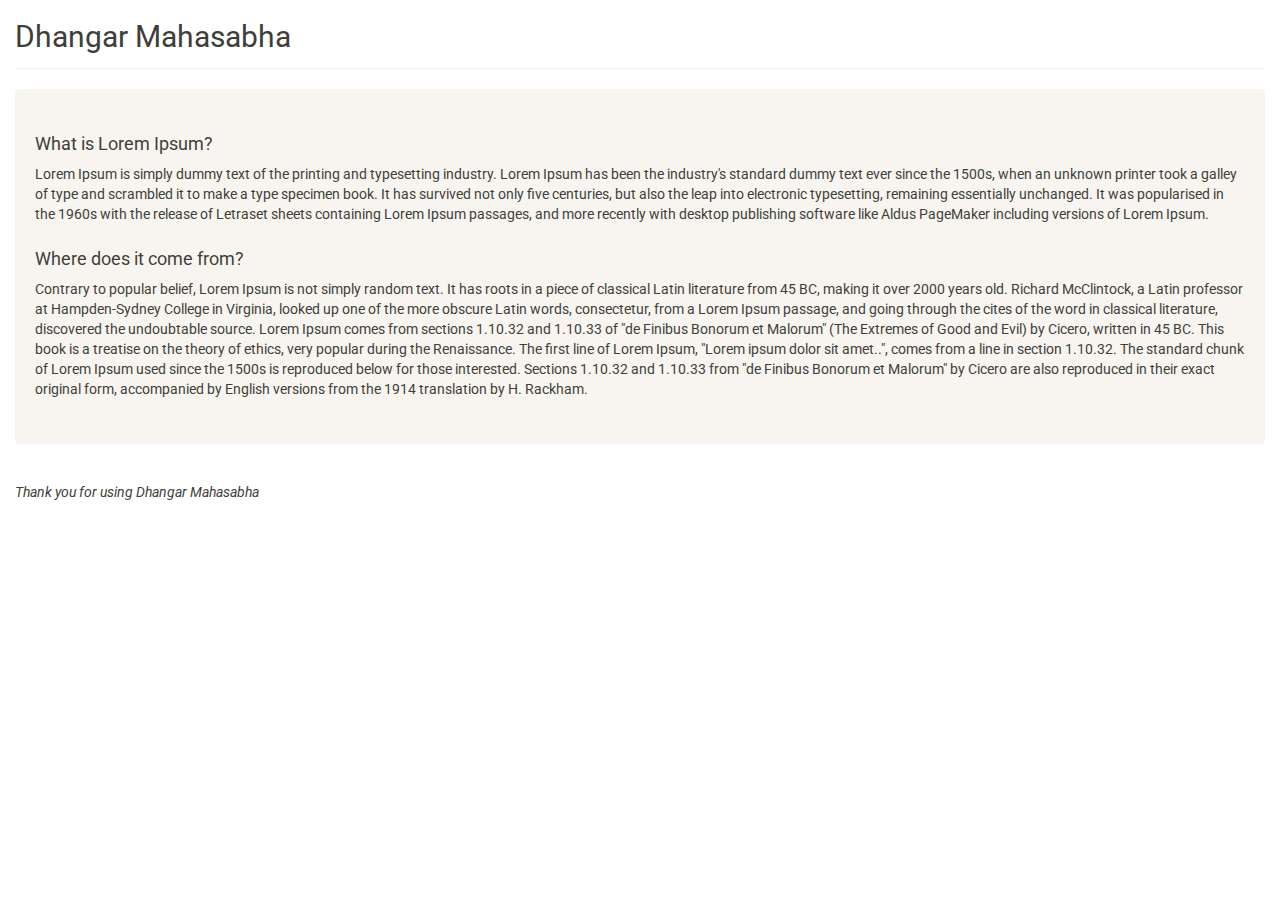
<file: about_dm.html>
<!doctype html>
<html lang="en" class="no-js">

<head>
	<meta charset="UTF-8">
	<meta http-equiv="X-UA-Compatible" content="IE=edge">
	<meta name="viewport" content="width=device-width, initial-scale=1, minimum-scale=1, maximum-scale=1">
	<meta name="description" content="">
	<meta name="author" content="">
	<meta name="theme-color" content="#3e454c">

	<title>Dhangar Mahasabha</title>

	<!-- Font awesome -->
	<link rel="stylesheet" href="css/font-awesome.min.css">
	<!-- Sandstone Bootstrap CSS -->
	<link rel="stylesheet" href="css/bootstrap.min.css">
	<!-- Bootstrap Datatables -->
	<link rel="stylesheet" href="css/dataTables.bootstrap.min.css">
	<!-- Bootstrap social button library -->
	<link rel="stylesheet" href="css/bootstrap-social.css">
	<!-- Bootstrap select -->
	<link rel="stylesheet" href="css/bootstrap-select.css">
	<!-- Bootstrap file input -->
	<link rel="stylesheet" href="css/fileinput.min.css">
	<!-- Awesome Bootstrap checkbox -->
	<link rel="stylesheet" href="css/awesome-bootstrap-checkbox.css">
	<!-- Admin Stye -->
	<link rel="stylesheet" href="css/style.css">

	<!--[if lt IE 9]>
      <script src="https://oss.maxcdn.com/html5shiv/3.7.2/html5shiv.min.js"></script>
      <script src="https://oss.maxcdn.com/respond/1.4.2/respond.min.js"></script>
    <![endif]-->

</head>

<body>
	

	
		
		<div class="content-wrapper">
			<div class="container-fluid">

				<div class="row">
					<div class="col-md-12">
					
						<h2 class="page-title">Dhangar Mahasabha</h2>
						
						<div class="well">
							<p>
								<h4>What is Lorem Ipsum?</h4>
Lorem Ipsum is simply dummy text of the printing and typesetting industry. Lorem Ipsum has been the industry's standard dummy text ever since the 1500s, when an unknown printer took a galley of type and scrambled it to make a type specimen book. It has survived not only five centuries, but also the leap into electronic typesetting, remaining essentially unchanged. It was popularised in the 1960s with the release of Letraset sheets containing Lorem Ipsum passages, and more recently with desktop publishing software like Aldus PageMaker including versions of Lorem Ipsum.
							</p>
							<p>
							<h4>Where does it come from?</h4>
Contrary to popular belief, Lorem Ipsum is not simply random text. It has roots in a piece of classical Latin literature from 45 BC, making it over 2000 years old. Richard McClintock, a Latin professor at Hampden-Sydney College in Virginia, looked up one of the more obscure Latin words, consectetur, from a Lorem Ipsum passage, and going through the cites of the word in classical literature, discovered the undoubtable source. Lorem Ipsum comes from sections 1.10.32 and 1.10.33 of "de Finibus Bonorum et Malorum" (The Extremes of Good and Evil) by Cicero, written in 45 BC. This book is a treatise on the theory of ethics, very popular during the Renaissance. The first line of Lorem Ipsum, "Lorem ipsum dolor sit amet..", comes from a line in section 1.10.32.

The standard chunk of Lorem Ipsum used since the 1500s is reproduced below for those interested. Sections 1.10.32 and 1.10.33 from "de Finibus Bonorum et Malorum" by Cicero are also reproduced in their exact original form, accompanied by English versions from the 1914 translation by H. Rackham.
							</p>
						</div>
						
					</div>
				</div>
				
				<div class="row">
					<div class="clearfix pt pb">
						<div class="col-md-12">
							<em>Thank you for using Dhangar Mahasabha</em>
						</div>
					</div>
				</div>

			</div>
		</div>
	</div>

	<!-- Loading Scripts -->
	<script src="js/jquery.min.js"></script>
	<script src="js/bootstrap-select.min.js"></script>
	<script src="js/bootstrap.min.js"></script>
	<script src="js/jquery.dataTables.min.js"></script>
	<script src="js/dataTables.bootstrap.min.js"></script>
	<script src="js/Chart.min.js"></script>
	<script src="js/fileinput.js"></script>
	<script src="js/chartData.js"></script>
	<script src="js/main.js"></script>

</body>

</html>
</file>
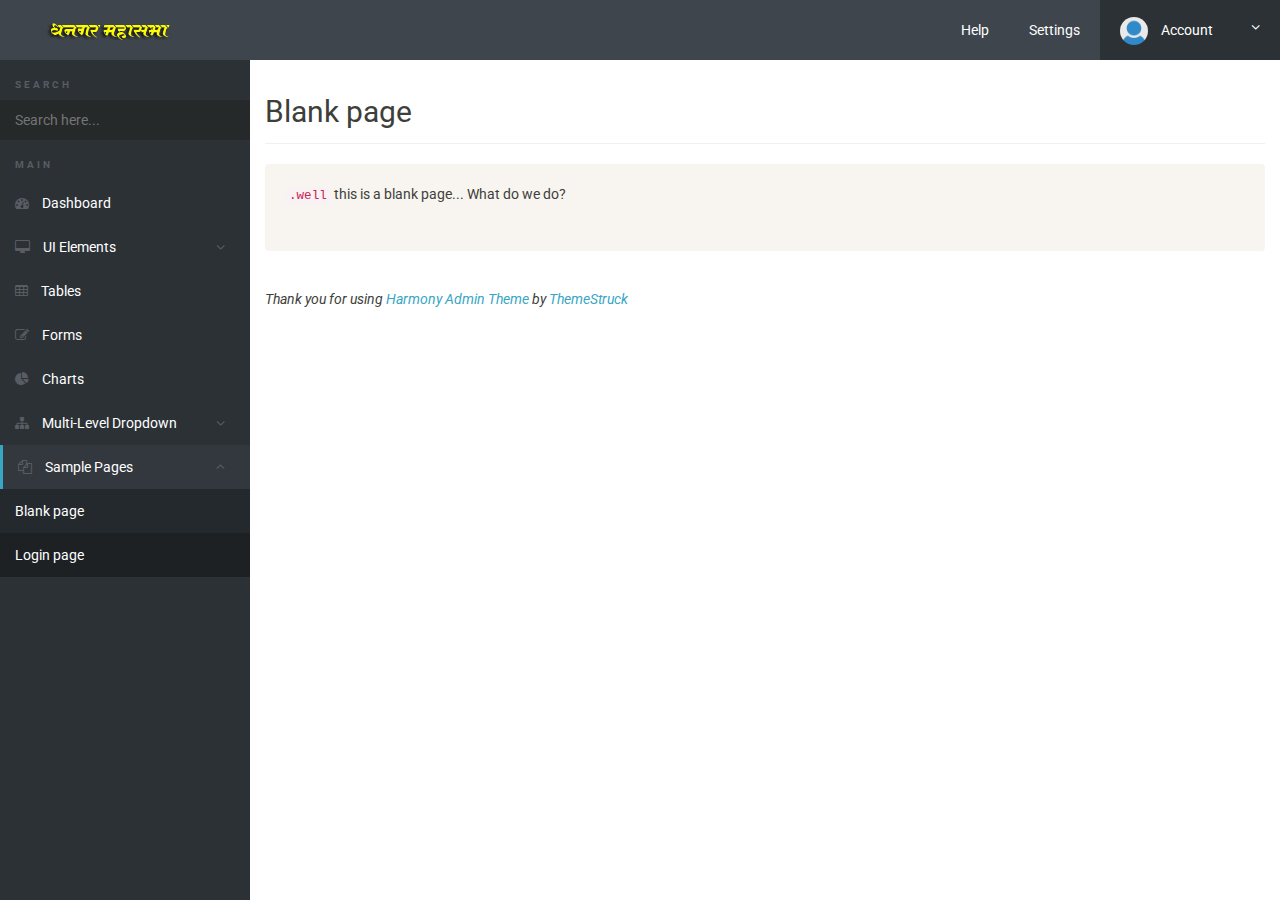
<file: blank.html>
<!doctype html>
<html lang="en" class="no-js">

<head>
	<meta charset="UTF-8">
	<meta http-equiv="X-UA-Compatible" content="IE=edge">
	<meta name="viewport" content="width=device-width, initial-scale=1, minimum-scale=1, maximum-scale=1">
	<meta name="description" content="">
	<meta name="author" content="">
	<meta name="theme-color" content="#3e454c">

	<title>Harmony - Free responsive Bootstrap admin template by Themestruck.com</title>

	<!-- Font awesome -->
	<link rel="stylesheet" href="css/font-awesome.min.css">
	<!-- Sandstone Bootstrap CSS -->
	<link rel="stylesheet" href="css/bootstrap.min.css">
	<!-- Bootstrap Datatables -->
	<link rel="stylesheet" href="css/dataTables.bootstrap.min.css">
	<!-- Bootstrap social button library -->
	<link rel="stylesheet" href="css/bootstrap-social.css">
	<!-- Bootstrap select -->
	<link rel="stylesheet" href="css/bootstrap-select.css">
	<!-- Bootstrap file input -->
	<link rel="stylesheet" href="css/fileinput.min.css">
	<!-- Awesome Bootstrap checkbox -->
	<link rel="stylesheet" href="css/awesome-bootstrap-checkbox.css">
	<!-- Admin Stye -->
	<link rel="stylesheet" href="css/style.css">

	<!--[if lt IE 9]>
      <script src="https://oss.maxcdn.com/html5shiv/3.7.2/html5shiv.min.js"></script>
      <script src="https://oss.maxcdn.com/respond/1.4.2/respond.min.js"></script>
    <![endif]-->

</head>

<body>
	<div class="brand clearfix">
		<a href="index.html" class="logo"><img src="img/logo.jpg" class="img-responsive" alt=""></a>
		<span class="menu-btn"><i class="fa fa-bars"></i></span>
		<ul class="ts-profile-nav">
			<li><a href="#">Help</a></li>
			<li><a href="#">Settings</a></li>
			<li class="ts-account">
				<a href="#"><img src="img/ts-avatar.jpg" class="ts-avatar hidden-side" alt=""> Account <i class="fa fa-angle-down hidden-side"></i></a>
				<ul>
					<li><a href="#">My Account</a></li>
					<li><a href="#">Edit Account</a></li>
					<li><a href="#">Logout</a></li>
				</ul>
			</li>
		</ul>
	</div>

	<div class="ts-main-content">
		<nav class="ts-sidebar">
			<ul class="ts-sidebar-menu">
				<li class="ts-label">Search</li>
				<li>
					<input type="text" class="ts-sidebar-search" placeholder="Search here...">
				</li>
				<li class="ts-label">Main</li>
				<li><a href="index.html"><i class="fa fa-dashboard"></i> Dashboard</a></li>
				<li><a href="#"><i class="fa fa-desktop"></i> UI Elements</a>
					<ul>
						<li><a href="panels.html">Panels and Wells</a></li>
						<li><a href="buttons.html">Buttons</a></li>
						<li><a href="notifications.html">Notifications</a></li>
						<li><a href="typography.html">Typography</a></li>
						<li><a href="icon.html">Icon</a></li>
						<li><a href="grid.html">Grid</a></li>
					</ul>
				</li>
				<li><a href="tables.html"><i class="fa fa-table"></i> Tables</a></li>
				<li><a href="forms.html"><i class="fa fa-edit"></i> Forms</a></li>
				<li><a href="charts.html"><i class="fa fa-pie-chart"></i> Charts</a></li>
				<li><a href="#"><i class="fa fa-sitemap"></i> Multi-Level Dropdown</a>
					<ul>
						<li><a href="#">2nd level</a></li>
						<li><a href="#">2nd level</a></li>
						<li><a href="#">3rd level</a>
							<ul>
								<li><a href="#">3rd level</a></li>
								<li><a href="#">3rd level</a></li>
							</ul>
						</li>
					</ul>
				</li>
				<li class="open"><a href="#"><i class="fa fa-files-o"></i> Sample Pages</a>
					<ul>
						<li class="open"><a href="blank.html">Blank page</a></li>
						<li><a href="login.html">Login page</a></li>
					</ul>
				</li>

				<!-- Account from above -->
				<ul class="ts-profile-nav">
					<li><a href="#">Help</a></li>
					<li><a href="#">Settings</a></li>
					<li class="ts-account">
						<a href="#"><img src="img/ts-avatar.jpg" class="ts-avatar hidden-side" alt=""> Account <i class="fa fa-angle-down hidden-side"></i></a>
						<ul>
							<li><a href="#">My Account</a></li>
							<li><a href="#">Edit Account</a></li>
							<li><a href="#">Logout</a></li>
						</ul>
					</li>
				</ul>

			</ul>
		</nav>
		<div class="content-wrapper">
			<div class="container-fluid">

				<div class="row">
					<div class="col-md-12">
					
						<h2 class="page-title">Blank page</h2>
						
						<div class="well">
							<p>
								<code>.well</code> this is a blank page... What do we do?
							</p>
						</div>
						
					</div>
				</div>
				
				<div class="row">
					<div class="clearfix pt pb">
						<div class="col-md-12">
							<em>Thank you for using <a href="http://themestruck.com/theme/harmony/"> Harmony Admin Theme </a> by <a href="http://themestruck.com/">ThemeStruck</a></em>
						</div>
					</div>
				</div>

			</div>
		</div>
	</div>

	<!-- Loading Scripts -->
	<script src="js/jquery.min.js"></script>
	<script src="js/bootstrap-select.min.js"></script>
	<script src="js/bootstrap.min.js"></script>
	<script src="js/jquery.dataTables.min.js"></script>
	<script src="js/dataTables.bootstrap.min.js"></script>
	<script src="js/Chart.min.js"></script>
	<script src="js/fileinput.js"></script>
	<script src="js/chartData.js"></script>
	<script src="js/main.js"></script>

</body>

</html>
</file>
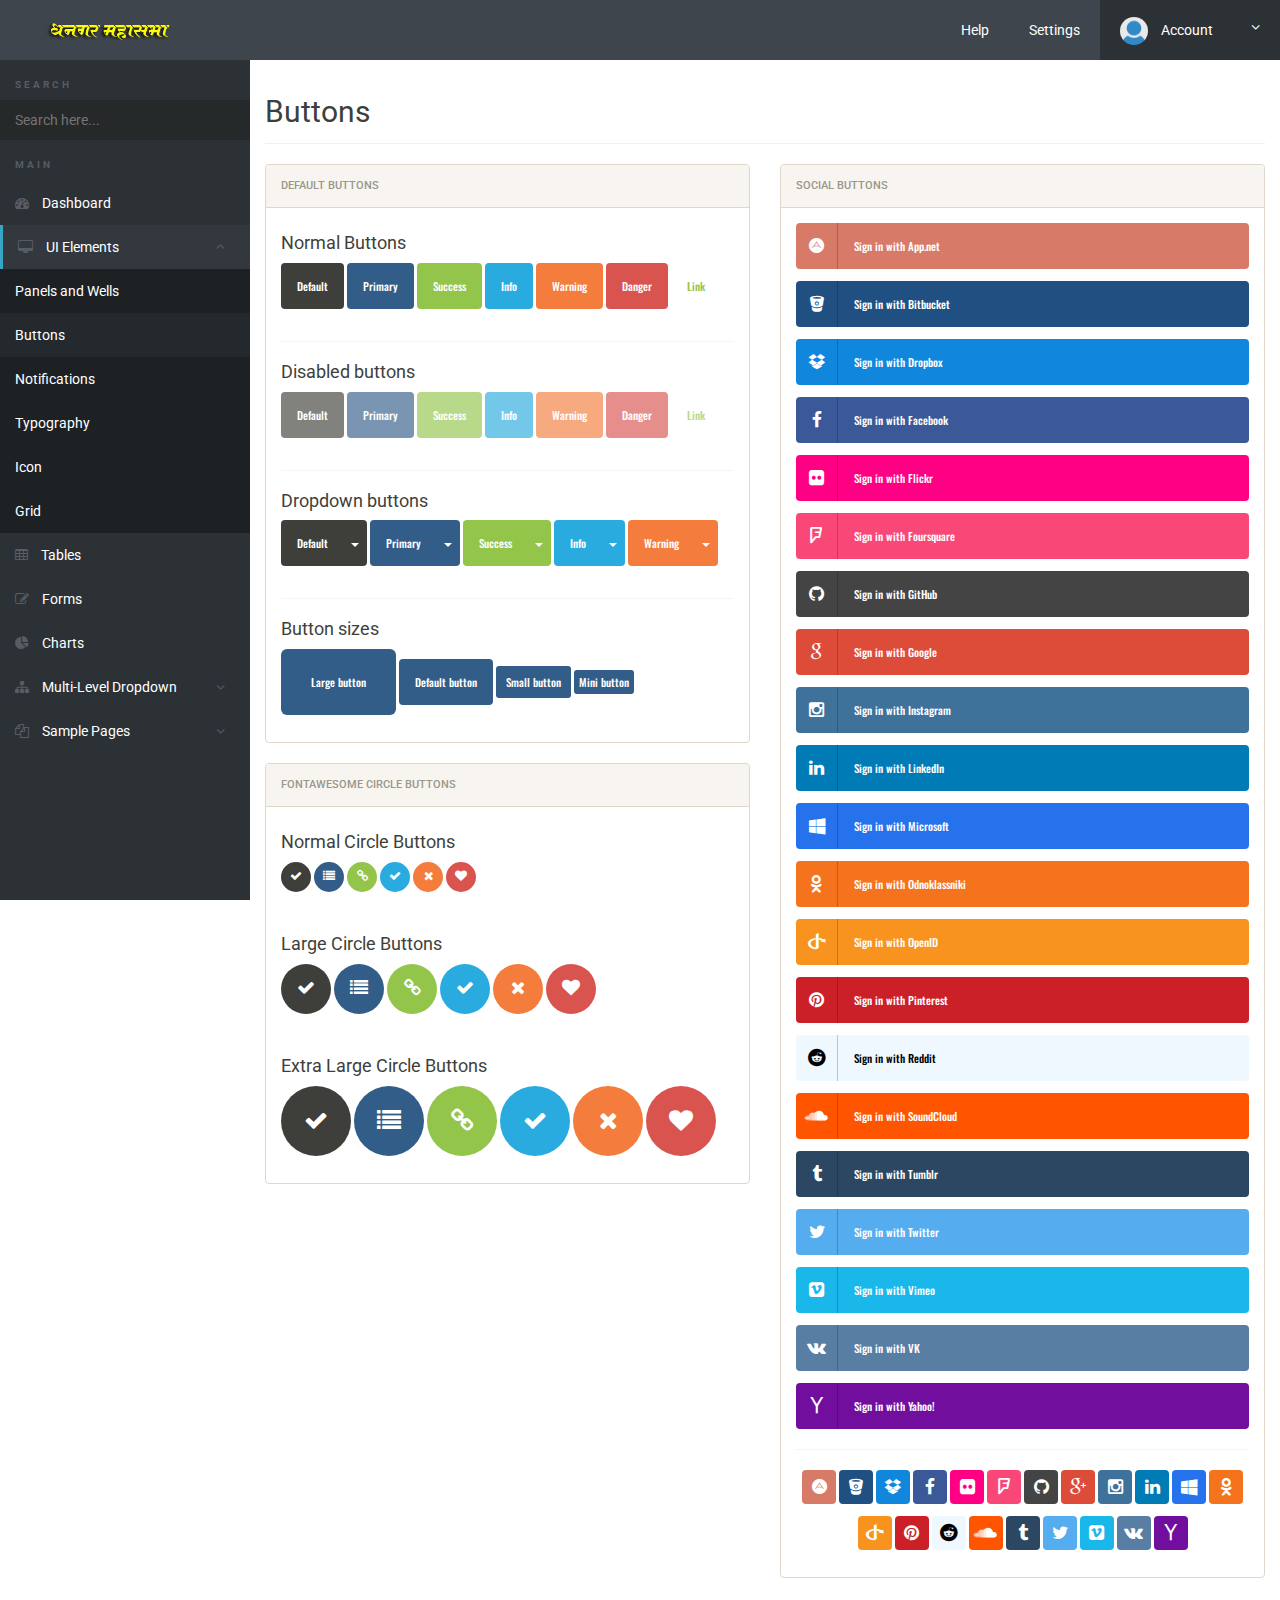
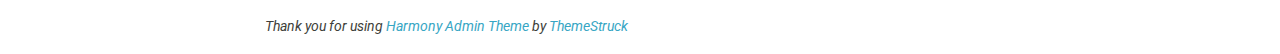
<file: buttons.html>
<!doctype html>
<html lang="en" class="no-js">

<head>
	<meta charset="UTF-8">
	<meta http-equiv="X-UA-Compatible" content="IE=edge">
	<meta name="viewport" content="width=device-width, initial-scale=1, minimum-scale=1, maximum-scale=1">
	<meta name="description" content="">
	<meta name="author" content="">
	<meta name="theme-color" content="#3e454c">
	
	<title>Harmony - Free responsive Bootstrap admin template by Themestruck.com</title>

	<!-- Font awesome -->
	<link rel="stylesheet" href="css/font-awesome.min.css">
	<!-- Sandstone Bootstrap CSS -->
	<link rel="stylesheet" href="css/bootstrap.min.css">
	<!-- Bootstrap Datatables -->
	<link rel="stylesheet" href="css/dataTables.bootstrap.min.css">
	<!-- Bootstrap social button library -->
	<link rel="stylesheet" href="css/bootstrap-social.css">
	<!-- Bootstrap select -->
	<link rel="stylesheet" href="css/bootstrap-select.css">
	<!-- Bootstrap file input -->
	<link rel="stylesheet" href="css/fileinput.min.css">
	<!-- Awesome Bootstrap checkbox -->
	<link rel="stylesheet" href="css/awesome-bootstrap-checkbox.css">
	<!-- Admin Stye -->
	<link rel="stylesheet" href="css/style.css">

	<!--[if lt IE 9]>
      <script src="https://oss.maxcdn.com/html5shiv/3.7.2/html5shiv.min.js"></script>
      <script src="https://oss.maxcdn.com/respond/1.4.2/respond.min.js"></script>
    <![endif]-->

</head>

<body>
	<div class="brand clearfix">
		<a href="index.html" class="logo"><img src="img/logo.jpg" class="img-responsive" alt=""></a>
		<span class="menu-btn"><i class="fa fa-bars"></i></span>
		<ul class="ts-profile-nav">
			<li><a href="#">Help</a></li>
			<li><a href="#">Settings</a></li>
			<li class="ts-account">
				<a href="#"><img src="img/ts-avatar.jpg" class="ts-avatar hidden-side" alt=""> Account <i class="fa fa-angle-down hidden-side"></i></a>
				<ul>
					<li><a href="#">My Account</a></li>
					<li><a href="#">Edit Account</a></li>
					<li><a href="#">Logout</a></li>
				</ul>
			</li>
		</ul>
	</div>

	<div class="ts-main-content">
		<nav class="ts-sidebar">
			<ul class="ts-sidebar-menu">
				<li class="ts-label">Search</li>
				<li>
					<input type="text" class="ts-sidebar-search" placeholder="Search here...">
				</li>
				<li class="ts-label">Main</li>
				<li><a href="index.html"><i class="fa fa-dashboard"></i> Dashboard</a></li>
				<li class="open"><a href="#"><i class="fa fa-desktop"></i> UI Elements</a>
					<ul>
						<li><a href="panels.html">Panels and Wells</a></li>
						<li class="open"><a href="buttons.html">Buttons</a></li>
						<li><a href="notifications.html">Notifications</a></li>
						<li><a href="typography.html">Typography</a></li>
						<li><a href="icon.html">Icon</a></li>
						<li><a href="grid.html">Grid</a></li>
					</ul>
				</li>
				<li><a href="tables.html"><i class="fa fa-table"></i> Tables</a></li>
				<li><a href="forms.html"><i class="fa fa-edit"></i> Forms</a></li>
				<li><a href="charts.html"><i class="fa fa-pie-chart"></i> Charts</a></li>
				<li><a href="#"><i class="fa fa-sitemap"></i> Multi-Level Dropdown</a>
					<ul>
						<li><a href="#">2nd level</a></li>
						<li><a href="#">2nd level</a></li>
						<li><a href="#">3rd level</a>
							<ul>
								<li><a href="#">3rd level</a></li>
								<li><a href="#">3rd level</a></li>
							</ul>
						</li>
					</ul>
				</li>
				<li><a href="#"><i class="fa fa-files-o"></i> Sample Pages</a>
					<ul>
						<li><a href="blank.html">Blank page</a></li>
						<li><a href="login.html">Login page</a></li>
					</ul>
				</li>

				<!-- Account from above -->
				<ul class="ts-profile-nav">
					<li><a href="#">Help</a></li>
					<li><a href="#">Settings</a></li>
					<li class="ts-account">
						<a href="#"><img src="img/ts-avatar.jpg" class="ts-avatar hidden-side" alt=""> Account <i class="fa fa-angle-down hidden-side"></i></a>
						<ul>
							<li><a href="#">My Account</a></li>
							<li><a href="#">Edit Account</a></li>
							<li><a href="#">Logout</a></li>
						</ul>
					</li>
				</ul>

			</ul>
		</nav>
		<div class="content-wrapper">
			<div class="container-fluid">

				<div class="row">
					<div class="col-md-12">
					
						<h2 class="page-title">Buttons</h2>
						<div class="row">

							<div class="col-md-6">

								<div class="panel panel-default">
									<div class="panel-heading">Default Buttons</div>
									<div class="panel-body">
										<h4>Normal Buttons</h4>
										<!-- Active buttons -->
										<a href="#" class="btn btn-default">Default</a>
										<a href="#" class="btn btn-primary">Primary</a>
										<a href="#" class="btn btn-success">Success</a>
										<a href="#" class="btn btn-info">Info</a>
										<a href="#" class="btn btn-warning">Warning</a>
										<a href="#" class="btn btn-danger">Danger</a>
										<a href="#" class="btn btn-link">Link</a>

										<hr>
										<h4>Disabled buttons</h4>
										<!-- Disables buttons -->
										<a href="#" class="btn btn-default disabled">Default</a>
										<a href="#" class="btn btn-primary disabled">Primary</a>
										<a href="#" class="btn btn-success disabled">Success</a>
										<a href="#" class="btn btn-info disabled">Info</a>
										<a href="#" class="btn btn-warning disabled">Warning</a>
										<a href="#" class="btn btn-danger disabled">Danger</a>
										<a href="#" class="btn btn-link disabled">Link</a>

										<hr>
										<h4>Dropdown buttons</h4>
										<!-- Dropdown buttons -->
										<div class="btn-group">
											<a href="#" class="btn btn-default">Default</a>
											<a href="#" class="btn btn-default dropdown-toggle" data-toggle="dropdown"><span class="caret"></span></a>
											<ul class="dropdown-menu">
												<li><a href="#">Action</a></li>
												<li><a href="#">Another action</a></li>
												<li><a href="#">Something else here</a></li>
												<li class="divider"></li>
												<li><a href="#">Separated link</a></li>
											</ul>
										</div>

										<div class="btn-group">
											<a href="#" class="btn btn-primary">Primary</a>
											<a href="#" class="btn btn-primary dropdown-toggle" data-toggle="dropdown"><span class="caret"></span></a>
											<ul class="dropdown-menu">
												<li><a href="#">Action</a></li>
												<li><a href="#">Another action</a></li>
												<li><a href="#">Something else here</a></li>
												<li class="divider"></li>
												<li><a href="#">Separated link</a></li>
											</ul>
										</div>

										<div class="btn-group">
											<a href="#" class="btn btn-success">Success</a>
											<a href="#" class="btn btn-success dropdown-toggle" data-toggle="dropdown"><span class="caret"></span></a>
											<ul class="dropdown-menu">
												<li><a href="#">Action</a></li>
												<li><a href="#">Another action</a></li>
												<li><a href="#">Something else here</a></li>
												<li class="divider"></li>
												<li><a href="#">Separated link</a></li>
											</ul>
										</div>

										<div class="btn-group">
											<a href="#" class="btn btn-info">Info</a>
											<a href="#" class="btn btn-info dropdown-toggle" data-toggle="dropdown"><span class="caret"></span></a>
											<ul class="dropdown-menu">
												<li><a href="#">Action</a></li>
												<li><a href="#">Another action</a></li>
												<li><a href="#">Something else here</a></li>
												<li class="divider"></li>
												<li><a href="#">Separated link</a></li>
											</ul>
										</div>

										<div class="btn-group">
											<a href="#" class="btn btn-warning">Warning</a>
											<a href="#" class="btn btn-warning dropdown-toggle" data-toggle="dropdown"><span class="caret"></span></a>
											<ul class="dropdown-menu">
												<li><a href="#">Action</a></li>
												<li><a href="#">Another action</a></li>
												<li><a href="#">Something else here</a></li>
												<li class="divider"></li>
												<li><a href="#">Separated link</a></li>
											</ul>
										</div>

										<hr>
										<h4>Button sizes</h4>
										<!-- Button sizes -->
										<a href="#" class="btn btn-primary btn-lg">Large button</a>
										<a href="#" class="btn btn-primary">Default button</a>
										<a href="#" class="btn btn-primary btn-sm">Small button</a>
										<a href="#" class="btn btn-primary btn-xs">Mini button</a>
									</div>
								</div>

								<div class="panel panel-default">
									<div class="panel-heading">Fontawesome circle Buttons</div>
									<div class="panel-body">
										<h4>Normal Circle Buttons</h4>
										<button type="button" class="btn btn-default btn-circle"><i class="fa fa-check"></i>
										</button>
										<button type="button" class="btn btn-primary btn-circle"><i class="fa fa-list"></i>
										</button>
										<button type="button" class="btn btn-success btn-circle"><i class="fa fa-link"></i>
										</button>
										<button type="button" class="btn btn-info btn-circle"><i class="fa fa-check"></i>
										</button>
										<button type="button" class="btn btn-warning btn-circle"><i class="fa fa-times"></i>
										</button>
										<button type="button" class="btn btn-danger btn-circle"><i class="fa fa-heart"></i>
										</button>
										<br>
										<br>
										<h4>Large Circle Buttons</h4>
										<button type="button" class="btn btn-default btn-circle btn-lg"><i class="fa fa-check"></i>
										</button>
										<button type="button" class="btn btn-primary btn-circle btn-lg"><i class="fa fa-list"></i>
										</button>
										<button type="button" class="btn btn-success btn-circle btn-lg"><i class="fa fa-link"></i>
										</button>
										<button type="button" class="btn btn-info btn-circle btn-lg"><i class="fa fa-check"></i>
										</button>
										<button type="button" class="btn btn-warning btn-circle btn-lg"><i class="fa fa-times"></i>
										</button>
										<button type="button" class="btn btn-danger btn-circle btn-lg"><i class="fa fa-heart"></i>
										</button>
										<br>
										<br>
										<h4>Extra Large Circle Buttons</h4>
										<button type="button" class="btn btn-default btn-circle btn-xl"><i class="fa fa-check"></i>
										</button>
										<button type="button" class="btn btn-primary btn-circle btn-xl"><i class="fa fa-list"></i>
										</button>
										<button type="button" class="btn btn-success btn-circle btn-xl"><i class="fa fa-link"></i>
										</button>
										<button type="button" class="btn btn-info btn-circle btn-xl"><i class="fa fa-check"></i>
										</button>
										<button type="button" class="btn btn-warning btn-circle btn-xl"><i class="fa fa-times"></i>
										</button>
										<button type="button" class="btn btn-danger btn-circle btn-xl"><i class="fa fa-heart"></i>
										</button>
									</div>
								</div>

							</div>

							<div class="col-md-6">
								<div class="panel panel-default">
									<div class="panel-heading">Social Buttons</div>
									<div class="panel-body">

										<a class="btn btn-block btn-social btn-adn">
											<span class="fa fa-adn"></span> Sign in with App.net
										</a>
										<a class="btn btn-block btn-social btn-bitbucket">
											<span class="fa fa-bitbucket"></span> Sign in with Bitbucket
										</a>
										<a class="btn btn-block btn-social btn-dropbox">
											<span class="fa fa-dropbox"></span> Sign in with Dropbox
										</a>
										<a class="btn btn-block btn-social btn-facebook">
											<span class="fa fa-facebook"></span> Sign in with Facebook
										</a>
										<a class="btn btn-block btn-social btn-flickr">
											<span class="fa fa-flickr"></span> Sign in with Flickr
										</a>
										<a class="btn btn-block btn-social btn-foursquare">
											<span class="fa fa-foursquare"></span> Sign in with Foursquare
										</a>
										<a class="btn btn-block btn-social btn-github">
											<span class="fa fa-github"></span> Sign in with GitHub
										</a>
										<a class="btn btn-block btn-social btn-google">
											<span class="fa fa-google"></span> Sign in with Google
										</a>
										<a class="btn btn-block btn-social btn-instagram">
											<span class="fa fa-instagram"></span> Sign in with Instagram
										</a>
										<a class="btn btn-block btn-social btn-linkedin">
											<span class="fa fa-linkedin"></span> Sign in with LinkedIn
										</a>
										<a class="btn btn-block btn-social btn-microsoft">
											<span class="fa fa-windows"></span> Sign in with Microsoft
										</a>
										<a class="btn btn-block btn-social btn-odnoklassniki">
											<span class="fa fa-odnoklassniki"></span> Sign in with Odnoklassniki
										</a>
										<a class="btn btn-block btn-social btn-openid">
											<span class="fa fa-openid"></span> Sign in with OpenID
										</a>
										<a class="btn btn-block btn-social btn-pinterest">
											<span class="fa fa-pinterest"></span> Sign in with Pinterest
										</a>
										<a class="btn btn-block btn-social btn-reddit">
											<span class="fa fa-reddit"></span> Sign in with Reddit
										</a>
										<a class="btn btn-block btn-social btn-soundcloud">
											<span class="fa fa-soundcloud"></span> Sign in with SoundCloud
										</a>
										<a class="btn btn-block btn-social btn-tumblr">
											<span class="fa fa-tumblr"></span> Sign in with Tumblr
										</a>
										<a class="btn btn-block btn-social btn-twitter">
											<span class="fa fa-twitter"></span> Sign in with Twitter
										</a>
										<a class="btn btn-block btn-social btn-vimeo">
											<span class="fa fa-vimeo-square"></span> Sign in with Vimeo
										</a>
										<a class="btn btn-block btn-social btn-vk">
											<span class="fa fa-vk"></span> Sign in with VK
										</a>
										<a class="btn btn-block btn-social btn-yahoo">
											<span class="fa fa-yahoo"></span> Sign in with Yahoo!
										</a>

										<hr>

										<div class="text-center">
											<a class="btn btn-social-icon btn-adn" onclick="_gaq.push(['_trackEvent', 'btn-social-icon', 'click', 'btn-adn']);"><span class="fa fa-adn"></span></a>
											<a class="btn btn-social-icon btn-bitbucket" onclick="_gaq.push(['_trackEvent', 'btn-social-icon', 'click', 'btn-bitbucket']);"><span class="fa fa-bitbucket"></span></a>
											<a class="btn btn-social-icon btn-dropbox" onclick="_gaq.push(['_trackEvent', 'btn-social-icon', 'click', 'btn-dropbox']);"><span class="fa fa-dropbox"></span></a>
											<a class="btn btn-social-icon btn-facebook" onclick="_gaq.push(['_trackEvent', 'btn-social-icon', 'click', 'btn-facebook']);"><span class="fa fa-facebook"></span></a>
											<a class="btn btn-social-icon btn-flickr" onclick="_gaq.push(['_trackEvent', 'btn-social-icon', 'click', 'btn-flickr']);"><span class="fa fa-flickr"></span></a>
											<a class="btn btn-social-icon btn-foursquare" onclick="_gaq.push(['_trackEvent', 'btn-social-icon', 'click', 'btn-foursquare']);"><span class="fa fa-foursquare"></span></a>
											<a class="btn btn-social-icon btn-github" onclick="_gaq.push(['_trackEvent', 'btn-social-icon', 'click', 'btn-github']);"><span class="fa fa-github"></span></a>
											<a class="btn btn-social-icon btn-google" onclick="_gaq.push(['_trackEvent', 'btn-social-icon', 'click', 'btn-google']);"><span class="fa fa-google-plus"></span></a>
											<a class="btn btn-social-icon btn-instagram" onclick="_gaq.push(['_trackEvent', 'btn-social-icon', 'click', 'btn-instagram']);"><span class="fa fa-instagram"></span></a>
											<a class="btn btn-social-icon btn-linkedin" onclick="_gaq.push(['_trackEvent', 'btn-social-icon', 'click', 'btn-linkedin']);"><span class="fa fa-linkedin"></span></a>
											<a class="btn btn-social-icon btn-microsoft" onclick="_gaq.push(['_trackEvent', 'btn-social-icon', 'click', 'btn-microsoft']);"><span class="fa fa-windows"></span></a>
											<a class="btn btn-social-icon btn-odnoklassniki" onclick="_gaq.push(['_trackEvent', 'btn-social-icon', 'click', 'btn-odnoklassniki']);"><span class="fa fa-odnoklassniki"></span></a>
											<a class="btn btn-social-icon btn-openid" onclick="_gaq.push(['_trackEvent', 'btn-social-icon', 'click', 'btn-openid']);"><span class="fa fa-openid"></span></a>
											<a class="btn btn-social-icon btn-pinterest" onclick="_gaq.push(['_trackEvent', 'btn-social-icon', 'click', 'btn-pinterest']);"><span class="fa fa-pinterest"></span></a>
											<a class="btn btn-social-icon btn-reddit" onclick="_gaq.push(['_trackEvent', 'btn-social-icon', 'click', 'btn-reddit']);"><span class="fa fa-reddit"></span></a>
											<a class="btn btn-social-icon btn-soundcloud" onclick="_gaq.push(['_trackEvent', 'btn-social-icon', 'click', 'btn-soundcloud']);"><span class="fa fa-soundcloud"></span></a>
											<a class="btn btn-social-icon btn-tumblr" onclick="_gaq.push(['_trackEvent', 'btn-social-icon', 'click', 'btn-tumblr']);"><span class="fa fa-tumblr"></span></a>
											<a class="btn btn-social-icon btn-twitter" onclick="_gaq.push(['_trackEvent', 'btn-social-icon', 'click', 'btn-twitter']);"><span class="fa fa-twitter"></span></a>
											<a class="btn btn-social-icon btn-vimeo" onclick="_gaq.push(['_trackEvent', 'btn-social-icon', 'click', 'btn-vimeo']);"><span class="fa fa-vimeo-square"></span></a>
											<a class="btn btn-social-icon btn-vk" onclick="_gaq.push(['_trackEvent', 'btn-social-icon', 'click', 'btn-vk']);"><span class="fa fa-vk"></span></a>
											<a class="btn btn-social-icon btn-yahoo" onclick="_gaq.push(['_trackEvent', 'btn-social-icon', 'click', 'btn-yahoo']);"><span class="fa fa-yahoo"></span></a>
										</div>
									</div>
								</div>
							</div>

						</div>


					</div>
				</div>
				
				<div class="row">
					<div class="clearfix pt pb">
						<div class="col-md-12">
							<em>Thank you for using <a href="http://themestruck.com/theme/harmony/"> Harmony Admin Theme </a> by <a href="http://themestruck.com/">ThemeStruck</a></em>
						</div>
					</div>
				</div>

			</div>
		</div>
	</div>

	<!-- Loading Scripts -->
	<script src="js/jquery.min.js"></script>
	<script src="js/bootstrap-select.min.js"></script>
	<script src="js/bootstrap.min.js"></script>
	<script src="js/jquery.dataTables.min.js"></script>
	<script src="js/dataTables.bootstrap.min.js"></script>
	<script src="js/Chart.min.js"></script>
	<script src="js/fileinput.js"></script>
	<script src="js/chartData.js"></script>
	<script src="js/main.js"></script>

</body>

</html>
</file>
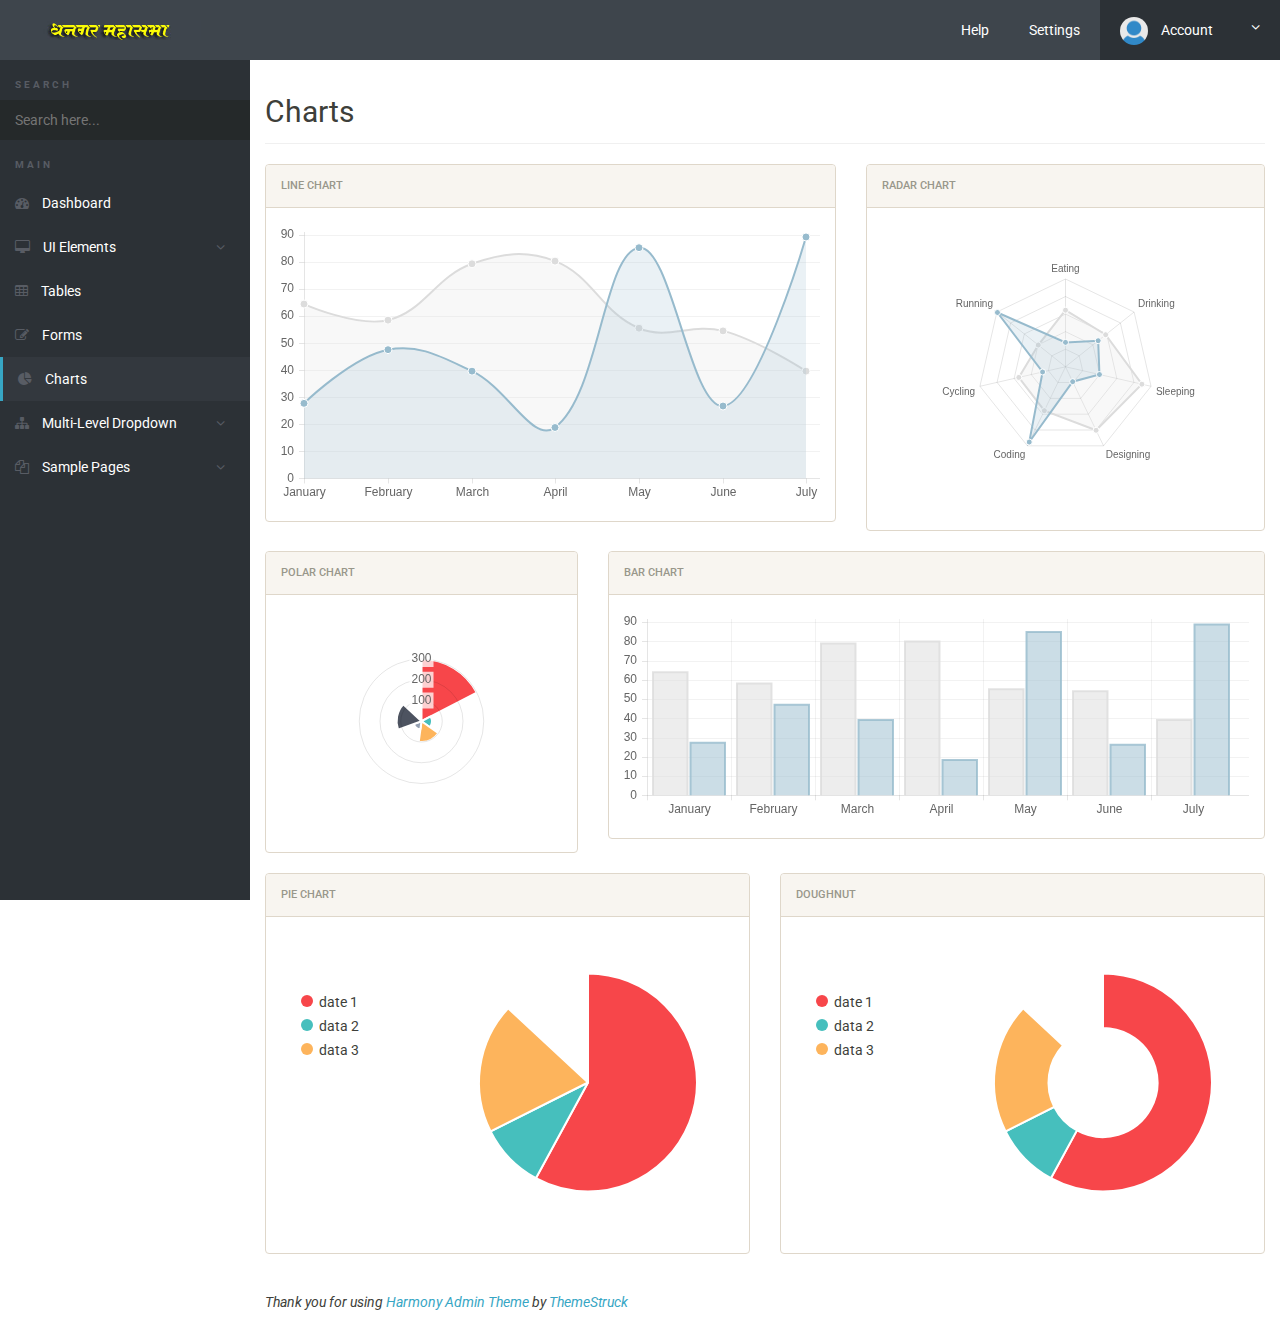
<file: charts.html>
<!doctype html>
<html lang="en" class="no-js">

<head>
	<meta charset="UTF-8">
	<meta http-equiv="X-UA-Compatible" content="IE=edge">
	<meta name="viewport" content="width=device-width, initial-scale=1, minimum-scale=1, maximum-scale=1">
	<meta name="description" content="">
	<meta name="author" content="">
	<meta name="theme-color" content="#3e454c">
	
	<title>Harmony - Free responsive Bootstrap admin template by Themestruck.com</title>

	<!-- Font awesome -->
	<link rel="stylesheet" href="css/font-awesome.min.css">
	<!-- Sandstone Bootstrap CSS -->
	<link rel="stylesheet" href="css/bootstrap.min.css">
	<!-- Bootstrap Datatables -->
	<link rel="stylesheet" href="css/dataTables.bootstrap.min.css">
	<!-- Bootstrap social button library -->
	<link rel="stylesheet" href="css/bootstrap-social.css">
	<!-- Bootstrap select -->
	<link rel="stylesheet" href="css/bootstrap-select.css">
	<!-- Bootstrap file input -->
	<link rel="stylesheet" href="css/fileinput.min.css">
	<!-- Awesome Bootstrap checkbox -->
	<link rel="stylesheet" href="css/awesome-bootstrap-checkbox.css">
	<!-- Admin Stye -->
	<link rel="stylesheet" href="css/style.css">

	<!--[if lt IE 9]>
      <script src="https://oss.maxcdn.com/html5shiv/3.7.2/html5shiv.min.js"></script>
      <script src="https://oss.maxcdn.com/respond/1.4.2/respond.min.js"></script>
    <![endif]-->

</head>

<body>
	<div class="brand clearfix">
		<a href="index.html" class="logo"><img src="img/logo.jpg" class="img-responsive" alt=""></a>
		<span class="menu-btn"><i class="fa fa-bars"></i></span>
		<ul class="ts-profile-nav">
			<li><a href="#">Help</a></li>
			<li><a href="#">Settings</a></li>
			<li class="ts-account">
				<a href="#"><img src="img/ts-avatar.jpg" class="ts-avatar hidden-side" alt=""> Account <i class="fa fa-angle-down hidden-side"></i></a>
				<ul>
					<li><a href="#">My Account</a></li>
					<li><a href="#">Edit Account</a></li>
					<li><a href="#">Logout</a></li>
				</ul>
			</li>
		</ul>
	</div>

	<div class="ts-main-content">
		<nav class="ts-sidebar">
			<ul class="ts-sidebar-menu">
				<li class="ts-label">Search</li>
				<li>
					<input type="text" class="ts-sidebar-search" placeholder="Search here...">
				</li>
				<li class="ts-label">Main</li>
				<li><a href="index.html"><i class="fa fa-dashboard"></i> Dashboard</a></li>
				<li><a href="#"><i class="fa fa-desktop"></i> UI Elements</a>
					<ul>
						<li><a href="panels.html">Panels and Wells</a></li>
						<li><a href="buttons.html">Buttons</a></li>
						<li><a href="notifications.html">Notifications</a></li>
						<li><a href="typography.html">Typography</a></li>
						<li><a href="icon.html">Icon</a></li>
						<li><a href="grid.html">Grid</a></li>
					</ul>
				</li>
				<li><a href="tables.html"><i class="fa fa-table"></i> Tables</a></li>
				<li><a href="forms.html"><i class="fa fa-edit"></i> Forms</a></li>
				<li class="open"><a href="charts.html"><i class="fa fa-pie-chart"></i> Charts</a></li>
				<li><a href="#"><i class="fa fa-sitemap"></i> Multi-Level Dropdown</a>
					<ul>
						<li><a href="#">2nd level</a></li>
						<li><a href="#">2nd level</a></li>
						<li><a href="#">3rd level</a>
							<ul>
								<li><a href="#">3rd level</a></li>
								<li><a href="#">3rd level</a></li>
							</ul>
						</li>
					</ul>
				</li>
				<li><a href="#"><i class="fa fa-files-o"></i> Sample Pages</a>
					<ul>
						<li><a href="blank.html">Blank page</a></li>
						<li><a href="login.html">Login page</a></li>
					</ul>
				</li>

				<!-- Account from above -->
				<ul class="ts-profile-nav">
					<li><a href="#">Help</a></li>
					<li><a href="#">Settings</a></li>
					<li class="ts-account">
						<a href="#"><img src="img/ts-avatar.jpg" class="ts-avatar hidden-side" alt=""> Account <i class="fa fa-angle-down hidden-side"></i></a>
						<ul>
							<li><a href="#">My Account</a></li>
							<li><a href="#">Edit Account</a></li>
							<li><a href="#">Logout</a></li>
						</ul>
					</li>
				</ul>

			</ul>
		</nav>
		<div class="content-wrapper">
			<div class="container-fluid">

				<div class="row">
					<div class="col-md-12">
					
						<h2 class="page-title">Charts</h2>
						<div class="row">
							<div class="col-md-7">
								<div class="panel panel-default">
									<div class="panel-heading">Line Chart</div>
									<div class="panel-body">
										<div class="chart">
											<canvas id="lineChart" height="310" width="600"></canvas>
										</div>
										<div id="legendDiv"></div>
									</div>
								</div>
							</div>
							<div class="col-md-5">
								<div class="panel panel-default">
									<div class="panel-heading">Radar Chart</div>
									<div class="panel-body">
										<div class="row">
											<div class="col-md-12">
												<div class="chart chart-doughnut">
													<canvas id="chart-area" width="500" height="280" />
												</div>
											</div>

										</div>
									</div>
								</div>
							</div>
						</div>

						<div class="row">
							<div class="col-md-4">
								<div class="panel panel-default">
									<div class="panel-heading">Polar Chart</div>
									<div class="panel-body">
										<div class="chart chart-doughnut">
											<canvas id="chart-area2" width="1200" height="600" />
										</div>
									</div>
								</div>
							</div>
							<div class="col-md-8">
								<div class="panel panel-default">
									<div class="panel-heading">Bar Chart</div>
									<div class="panel-body">
										<div class="chart">
											<canvas id="chart-bar" height="400" width="1200"></canvas>
										</div>

									</div>
								</div>
							</div>
						</div>

						<div class="row">
							<div class="col-md-6">
								<div class="panel panel-default">
									<div class="panel-heading">Pie Chart</div>
									<div class="panel-body">
										<div class="row">
											<div class="col-md-4">
												<ul class="chart-dot-list">
													<li class="a1">date 1</li>
													<li class="a2">data 2</li>
													<li class="a3">data 3</li>
												</ul>
											</div>
											<div class="col-md-8">
												<div class="chart chart-doughnut">
													<canvas id="chart-area3" width="1200" height="900" />
												</div>
											</div>
										</div>
									</div>
								</div>
							</div>
							<div class="col-md-6">
								<div class="panel panel-default">
									<div class="panel-heading">Doughnut</div>
									<div class="panel-body">
										<div class="row">
											<div class="col-md-4">
												<ul class="chart-dot-list">
													<li class="a1">date 1</li>
													<li class="a2">data 2</li>
													<li class="a3">data 3</li>
												</ul>
											</div>
											<div class="col-md-8">
												<div class="chart chart-doughnut">
													<canvas id="chart-area4" width="1200" height="900" />
												</div>
											</div>
										</div>
									</div>
								</div>
							</div>
						</div>

					</div>
				</div>
				
				<div class="row">
					<div class="clearfix pt pb">
						<div class="col-md-12">
							<em>Thank you for using <a href="http://themestruck.com/theme/harmony/"> Harmony Admin Theme </a> by <a href="http://themestruck.com/">ThemeStruck</a></em>
						</div>
					</div>
				</div>

			</div>
		</div>
	</div>

	<!-- Loading Scripts -->
	<script src="js/jquery.min.js"></script>
	<script src="js/bootstrap-select.min.js"></script>
	<script src="js/bootstrap.min.js"></script>
	<script src="js/jquery.dataTables.min.js"></script>
	<script src="js/dataTables.bootstrap.min.js"></script>
	<script src="js/Chart.min.js"></script>
	<script src="js/fileinput.js"></script>
	<script src="js/chartData.js"></script>
	<script src="js/main.js"></script>
	
	<script>
	
		window.onload = function(){

			// Line chart from swirlData
			var ctx = document.getElementById("lineChart").getContext("2d");
			window.myLine = new Chart(ctx).Line(swirlData, {
				responsive: true,
				scaleShowVerticalLines: false,
				scaleBeginAtZero : true,
				multiTooltipTemplate: "<%if (label){%><%=label%>: <%}%><%= value %>",
			});

			// Radar Chart from radarData
			var doctx = document.getElementById("chart-area").getContext("2d");
			window.myDoughnut = new Chart(doctx).Radar(radarData, {responsive : true});

			// PolarArea from polarData
			var doctx = document.getElementById("chart-area2").getContext("2d");
			window.myDoughnut = new Chart(doctx).PolarArea(polarData, {responsive : true});

			// Pie Chart from doughutData
			var doctx = document.getElementById("chart-area3").getContext("2d");
			window.myDoughnut = new Chart(doctx).Pie(doughnutData, {responsive : true});

			// Dougnut Chart from doughnutData
			var doctx = document.getElementById("chart-area4").getContext("2d");
			window.myDoughnut = new Chart(doctx).Doughnut(doughnutData, {responsive : true});

			// Bar Chart from barChartData
			var ctx = document.getElementById("chart-bar").getContext("2d");
			window.myBar = new Chart(ctx).Bar(barChartData, {
				responsive : true
			});


		}

		
	</script>

</body>

</html>
</file>
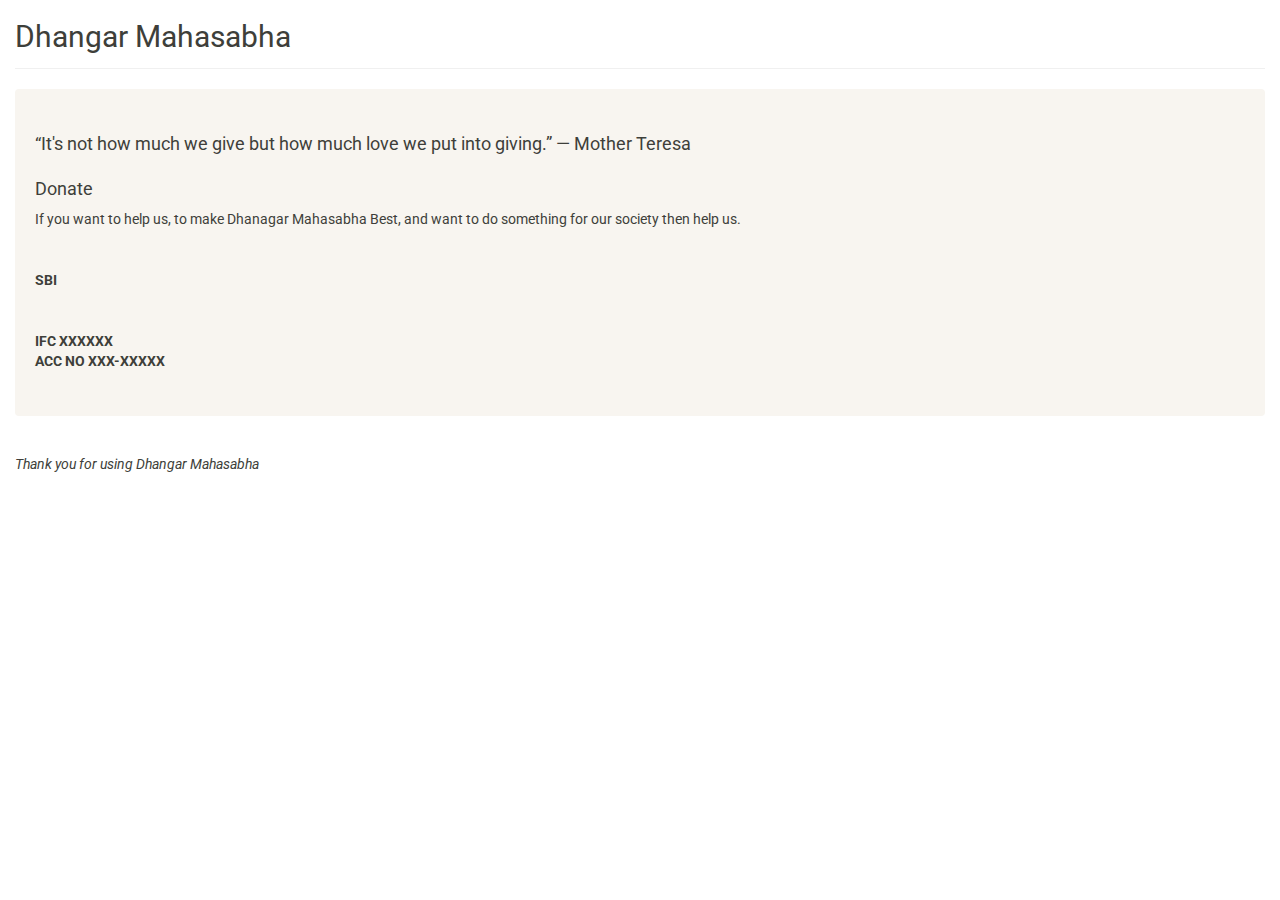
<file: donate.html>
<!doctype html>
<html lang="en" class="no-js">

<head>
	<meta charset="UTF-8">
	<meta http-equiv="X-UA-Compatible" content="IE=edge">
	<meta name="viewport" content="width=device-width, initial-scale=1, minimum-scale=1, maximum-scale=1">
	<meta name="description" content="">
	<meta name="author" content="">
	<meta name="theme-color" content="#3e454c">

	<title>Dhangar Mahasabha</title>

	<!-- Font awesome -->
	<link rel="stylesheet" href="css/font-awesome.min.css">
	<!-- Sandstone Bootstrap CSS -->
	<link rel="stylesheet" href="css/bootstrap.min.css">
	<!-- Bootstrap Datatables -->
	<link rel="stylesheet" href="css/dataTables.bootstrap.min.css">
	<!-- Bootstrap social button library -->
	<link rel="stylesheet" href="css/bootstrap-social.css">
	<!-- Bootstrap select -->
	<link rel="stylesheet" href="css/bootstrap-select.css">
	<!-- Bootstrap file input -->
	<link rel="stylesheet" href="css/fileinput.min.css">
	<!-- Awesome Bootstrap checkbox -->
	<link rel="stylesheet" href="css/awesome-bootstrap-checkbox.css">
	<!-- Admin Stye -->
	<link rel="stylesheet" href="css/style.css">

	<!--[if lt IE 9]>
      <script src="https://oss.maxcdn.com/html5shiv/3.7.2/html5shiv.min.js"></script>
      <script src="https://oss.maxcdn.com/respond/1.4.2/respond.min.js"></script>
    <![endif]-->

</head>

<body>
	

	
		
		<div class="content-wrapper">
			<div class="container-fluid">

				<div class="row">
					<div class="col-md-12">
					
						<h2 class="page-title">Dhangar Mahasabha</h2>
						
						<div class="well">
							<p>
								<h4>“It's not how much we give but how much love we put into giving.” 
― Mother Teresa</h4>

							</p>
							<p>
							<h4>Donate</h4>
									If you want to help us, to make Dhanagar Mahasabha Best, and want to do something for our society then help us.<hr>
									
									<b>SBI</b><hr>
									<b>IFC</b> <b>XXXXXX</b><br>
									<b>ACC NO</b> <b>XXX-XXXXX</b>
							</p>
						</div>
						
					</div>
				</div>
				
				<div class="row">
					<div class="clearfix pt pb">
						<div class="col-md-12">
							<em>Thank you for using Dhangar Mahasabha</em>
						</div>
					</div>
				</div>

			</div>
		</div>
	</div>

	<!-- Loading Scripts -->
	<script src="js/jquery.min.js"></script>
	<script src="js/bootstrap-select.min.js"></script>
	<script src="js/bootstrap.min.js"></script>
	<script src="js/jquery.dataTables.min.js"></script>
	<script src="js/dataTables.bootstrap.min.js"></script>
	<script src="js/Chart.min.js"></script>
	<script src="js/fileinput.js"></script>
	<script src="js/chartData.js"></script>
	<script src="js/main.js"></script>

</body>

</html>
</file>
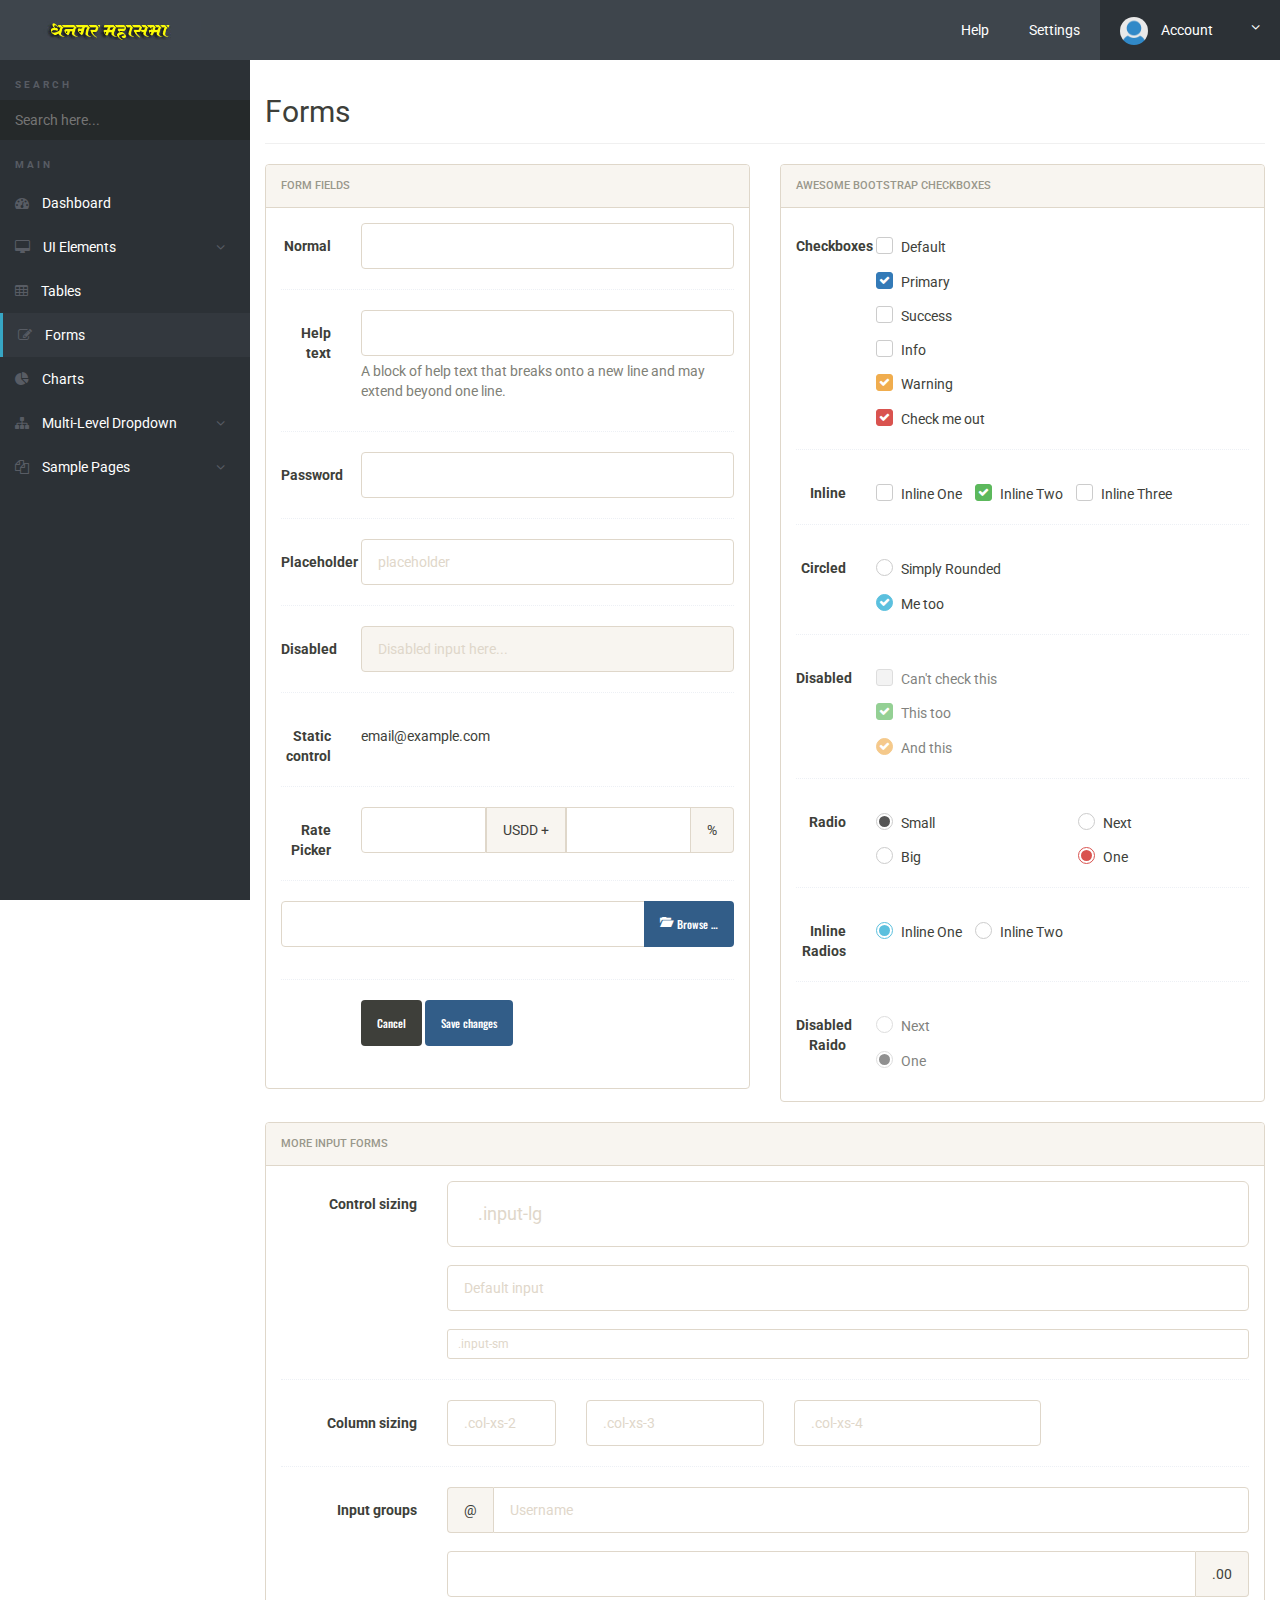
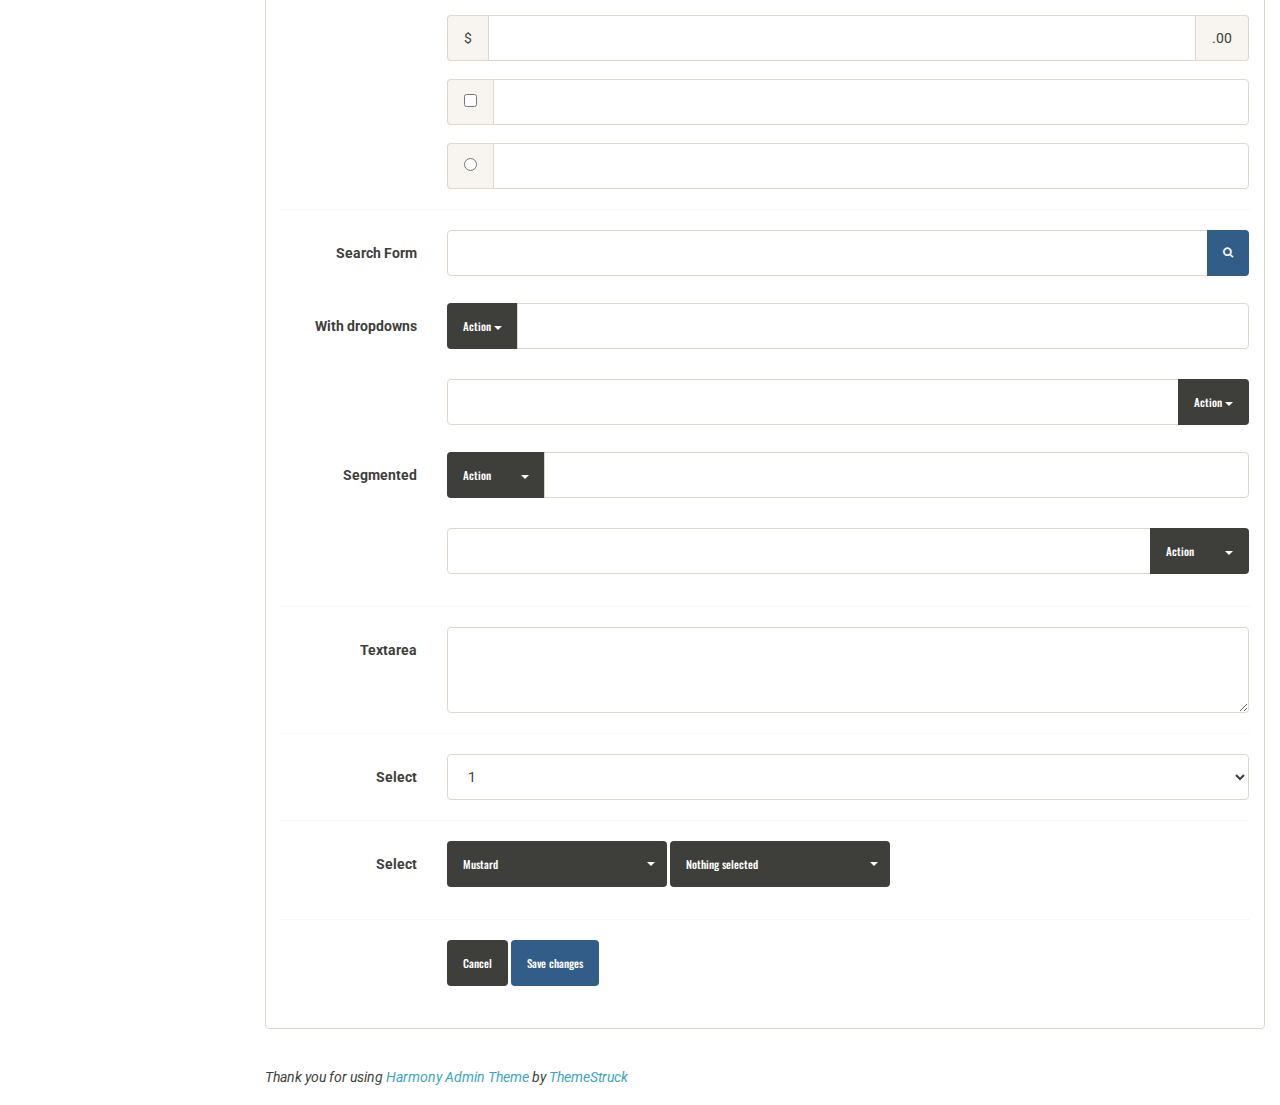
<file: forms.html>
<!doctype html>
<html lang="en" class="no-js">

<head>
	<meta charset="UTF-8">
	<meta http-equiv="X-UA-Compatible" content="IE=edge">
	<meta name="viewport" content="width=device-width, initial-scale=1, minimum-scale=1, maximum-scale=1">
	<meta name="description" content="">
	<meta name="author" content="">
	<meta name="theme-color" content="#3e454c">
	
	<title>Harmony - Free responsive Bootstrap admin template by Themestruck.com</title>

	<!-- Font awesome -->
	<link rel="stylesheet" href="css/font-awesome.min.css">
	<!-- Sandstone Bootstrap CSS -->
	<link rel="stylesheet" href="css/bootstrap.min.css">
	<!-- Bootstrap Datatables -->
	<link rel="stylesheet" href="css/dataTables.bootstrap.min.css">
	<!-- Bootstrap social button library -->
	<link rel="stylesheet" href="css/bootstrap-social.css">
	<!-- Bootstrap select -->
	<link rel="stylesheet" href="css/bootstrap-select.css">
	<!-- Bootstrap file input -->
	<link rel="stylesheet" href="css/fileinput.min.css">
	<!-- Awesome Bootstrap checkbox -->
	<link rel="stylesheet" href="css/awesome-bootstrap-checkbox.css">
	<!-- Admin Stye -->
	<link rel="stylesheet" href="css/style.css">

	<!--[if lt IE 9]>
      <script src="https://oss.maxcdn.com/html5shiv/3.7.2/html5shiv.min.js"></script>
      <script src="https://oss.maxcdn.com/respond/1.4.2/respond.min.js"></script>
    <![endif]-->

</head>

<body>
	<div class="brand clearfix">
		<a href="index.html" class="logo"><img src="img/logo.jpg" class="img-responsive" alt=""></a>
		<span class="menu-btn"><i class="fa fa-bars"></i></span>
		<ul class="ts-profile-nav">
			<li><a href="#">Help</a></li>
			<li><a href="#">Settings</a></li>
			<li class="ts-account">
				<a href="#"><img src="img/ts-avatar.jpg" class="ts-avatar hidden-side" alt=""> Account <i class="fa fa-angle-down hidden-side"></i></a>
				<ul>
					<li><a href="#">My Account</a></li>
					<li><a href="#">Edit Account</a></li>
					<li><a href="#">Logout</a></li>
				</ul>
			</li>
		</ul>
	</div>

	<div class="ts-main-content">
		<nav class="ts-sidebar">
			<ul class="ts-sidebar-menu">
				<li class="ts-label">Search</li>
				<li>
					<input type="text" class="ts-sidebar-search" placeholder="Search here...">
				</li>
				<li class="ts-label">Main</li>
				<li><a href="index.html"><i class="fa fa-dashboard"></i> Dashboard</a></li>
				<li><a href="#"><i class="fa fa-desktop"></i> UI Elements</a>
					<ul>
						<li><a href="panels.html">Panels and Wells</a></li>
						<li><a href="buttons.html">Buttons</a></li>
						<li><a href="notifications.html">Notifications</a></li>
						<li><a href="typography.html">Typography</a></li>
						<li><a href="icon.html">Icon</a></li>
						<li><a href="grid.html">Grid</a></li>
					</ul>
				</li>
				<li><a href="tables.html"><i class="fa fa-table"></i> Tables</a></li>
				<li class="open"><a href="forms.html"><i class="fa fa-edit"></i> Forms</a></li>
				<li><a href="charts.html"><i class="fa fa-pie-chart"></i> Charts</a></li>
				<li><a href="#"><i class="fa fa-sitemap"></i> Multi-Level Dropdown</a>
					<ul>
						<li><a href="#">2nd level</a></li>
						<li><a href="#">2nd level</a></li>
						<li><a href="#">3rd level</a>
							<ul>
								<li><a href="#">3rd level</a></li>
								<li><a href="#">3rd level</a></li>
							</ul>
						</li>
					</ul>
				</li>
				<li><a href="#"><i class="fa fa-files-o"></i> Sample Pages</a>
					<ul>
						<li><a href="blank.html">Blank page</a></li>
						<li><a href="login.html">Login page</a></li>
					</ul>
				</li>

				<!-- Account from above -->
				<ul class="ts-profile-nav">
					<li><a href="#">Help</a></li>
					<li><a href="#">Settings</a></li>
					<li class="ts-account">
						<a href="#"><img src="img/ts-avatar.jpg" class="ts-avatar hidden-side" alt=""> Account <i class="fa fa-angle-down hidden-side"></i></a>
						<ul>
							<li><a href="#">My Account</a></li>
							<li><a href="#">Edit Account</a></li>
							<li><a href="#">Logout</a></li>
						</ul>
					</li>
				</ul>

			</ul>
		</nav>
		<div class="content-wrapper">
			<div class="container-fluid">

				<div class="row">
					<div class="col-md-12">
					
						<h2 class="page-title">Forms</h2>

						<div class="row">
							<div class="col-md-6">
								<div class="panel panel-default">
									<div class="panel-heading">Form fields</div>
									<div class="panel-body">
										<form method="get" class="form-horizontal">
											<div class="form-group">
												<label class="col-sm-2 control-label">Normal</label>
												<div class="col-sm-10">
													<input type="text" class="form-control">
												</div>
											</div>
											<div class="hr-dashed"></div>
											<div class="form-group">
												<label class="col-sm-2 control-label">Help text</label>
												<div class="col-sm-10">
													<input type="text" class="form-control"><span class="help-block m-b-none">A block of help text that breaks onto a new line and may extend beyond one line.</span> </div>
											</div>
											<div class="hr-dashed"></div>
											<div class="form-group">
												<label class="col-sm-2 control-label">Password</label>
												<div class="col-sm-10">
													<input type="password" class="form-control" name="password">
												</div>
											</div>
											<div class="hr-dashed"></div>
											<div class="form-group">
												<label class="col-sm-2 control-label">Placeholder</label>
												<div class="col-sm-10">
													<input type="text" placeholder="placeholder" class="form-control">
												</div>
											</div>
											<div class="hr-dashed"></div>
											<div class="form-group">
												<label class="col-lg-2 control-label">Disabled</label>
												<div class="col-lg-10">
													<input type="text" disabled="" placeholder="Disabled input here..." class="form-control">
												</div>
											</div>
											<div class="hr-dashed"></div>
											<div class="form-group">
												<label class="col-lg-2 control-label">Static control</label>
												<div class="col-lg-10">
													<p class="form-control-static">email@example.com</p>
												</div>
											</div>
											<div class="hr-dashed"></div>
											<div class="form-group">
												<label class="col-lg-2 control-label">Rate Picker</label>
												<div class="col-lg-10" id="rate_1">
													<div class="input-group" id="datepicker">
														<input type="text" class=" form-control" name="start" value="" />
														<span class="input-group-addon">USDD + </span>
														<input type="text" class=" form-control" name="end" value="" />
														<span class="input-group-addon">%</span>
													</div>
												</div>
											</div>

											<div class="hr-dashed"></div>
											<input id="input-43" type="file" multiple>
											<div id="errorBlock43" class="help-block"></div>
											<div class="hr-dashed"></div>
											<div class="form-group">
												<div class="col-sm-8 col-sm-offset-2">
													<button class="btn btn-default" type="submit">Cancel</button>
													<button class="btn btn-primary" type="submit">Save changes</button>
												</div>
											</div>

										</form>

									</div>
								</div>
							</div>
							<div class="col-md-6">
								<div class="panel panel-default">
									<div class="panel-heading">Awesome bootstrap checkboxes</div>
									<div class="panel-body">
										<form method="get" class="form-horizontal">
											<div class="form-group">
												<label class="col-sm-2 control-label">Checkboxes
													<br>
												</label>
												<div class="col-sm-10">
													<div class="checkbox">
														<input id="checkbox1" type="checkbox">
														<label for="checkbox1">
															Default
														</label>
													</div>
													<div class="checkbox checkbox-primary">
														<input id="checkbox2" type="checkbox" checked>
														<label for="checkbox2">
															Primary
														</label>
													</div>
													<div class="checkbox checkbox-success">
														<input id="checkbox3" type="checkbox">
														<label for="checkbox3">
															Success
														</label>
													</div>
													<div class="checkbox checkbox-info">
														<input id="checkbox4" type="checkbox">
														<label for="checkbox4">
															Info
														</label>
													</div>
													<div class="checkbox checkbox-warning">
														<input id="checkbox5" type="checkbox" checked>
														<label for="checkbox5">
															Warning
														</label>
													</div>
													<div class="checkbox checkbox-danger">
														<input id="checkbox6" type="checkbox" checked>
														<label for="checkbox6">
															Check me out
														</label>
													</div>
												</div>
											</div>
											<div class="hr-dashed"></div>
											<div class="form-group">
												<label class="col-sm-2 control-label">Inline
													<br>
												</label>
												<div class="col-sm-10">
													<div class="checkbox checkbox-inline">
														<input type="checkbox" id="inlineCheckbox1" value="option1">
														<label for="inlineCheckbox1"> Inline One </label>
													</div>
													<div class="checkbox checkbox-success checkbox-inline">
														<input type="checkbox" id="inlineCheckbox2" value="option1" checked>
														<label for="inlineCheckbox2"> Inline Two </label>
													</div>
													<div class="checkbox checkbox-inline">
														<input type="checkbox" id="inlineCheckbox3" value="option1">
														<label for="inlineCheckbox3"> Inline Three </label>
													</div>
												</div>
											</div>

											<div class="hr-dashed"></div>
											<div class="form-group">
												<label class="col-sm-2 control-label">Circled
													<br>
												</label>
												<div class="col-sm-10">
													<div class="checkbox checkbox-circle">
														<input id="checkbox7" type="checkbox">
														<label for="checkbox7">
															Simply Rounded
														</label>
													</div>
													<div class="checkbox checkbox-info checkbox-circle">
														<input id="checkbox8" type="checkbox" checked>
														<label for="checkbox8">
															Me too
														</label>
													</div>
												</div>
											</div>

											<div class="hr-dashed"></div>
											<div class="form-group">
												<label class="col-sm-2 control-label">Disabled
													<br>
												</label>
												<div class="col-sm-10">
													<div class="checkbox">
														<input id="checkbox9" type="checkbox" disabled>
														<label for="checkbox9">
															Can't check this
														</label>
													</div>
													<div class="checkbox checkbox-success">
														<input id="checkbox10" type="checkbox" disabled checked>
														<label for="checkbox10">
															This too
														</label>
													</div>
													<div class="checkbox checkbox-warning checkbox-circle">
														<input id="checkbox11" type="checkbox" disabled checked>
														<label for="checkbox11">
															And this
														</label>
													</div>
												</div>
											</div>

											<div class="hr-dashed"></div>
											<div class="form-group">
												<label class="col-sm-2 control-label">Radio
													<br>
												</label>
												<div class="col-sm-5">
													<div class="radio">
														<input type="radio" name="radio1" id="radio1" value="option1" checked>
														<label for="radio1">
															Small
														</label>
													</div>
													<div class="radio">
														<input type="radio" name="radio1" id="radio2" value="option2">
														<label for="radio2">
															Big
														</label>
													</div>
												</div>
												<div class="col-sm-5">
													<div class="radio radio-danger">
														<input type="radio" name="radio2" id="radio3" value="option1">
														<label for="radio3">
															Next
														</label>
													</div>
													<div class="radio radio-danger">
														<input type="radio" name="radio2" id="radio4" value="option2" checked>
														<label for="radio4">
															One
														</label>
													</div>
												</div>
											</div>

											<div class="hr-dashed"></div>
											<div class="form-group">
												<label class="col-sm-2 control-label">Inline Radios
													<br>
												</label>
												<div class="col-sm-10">
													<div class="radio radio-info radio-inline">
														<input type="radio" id="inlineRadio1" value="option1" name="radioInline" checked>
														<label for="inlineRadio1"> Inline One </label>
													</div>
													<div class="radio radio-inline">
														<input type="radio" id="inlineRadio2" value="option2" name="radioInline">
														<label for="inlineRadio2"> Inline Two </label>
													</div>
												</div>
											</div>

											<div class="hr-dashed"></div>
											<div class="form-group">
												<label class="col-sm-2 control-label">Disabled Raido
													<br>
												</label>
												<div class="col-sm-10">
													<div class="radio radio-danger">
														<input type="radio" name="radio3" id="radio5" value="option1" disabled>
														<label for="radio5">
															Next
														</label>
													</div>
													<div class="radio">
														<input type="radio" name="radio3" id="radio6" value="option2" checked disabled>
														<label for="radio6">
															One
														</label>
													</div>
												</div>
											</div>


										</form>
									</div>
								</div>
							</div>
						</div>
						
						<div class="panel panel-default">
							<div class="panel-heading">More input forms</div>
							<div class="panel-body">
								<form method="get" class="form-horizontal">
									<div class="form-group">
										<label class="col-sm-2 control-label">Control sizing</label>
										<div class="col-sm-10">
											<input type="text" placeholder=".input-lg" class="form-control input-lg mb">
											<input type="text" placeholder="Default input" class="form-control mb">
											<input type="text" placeholder=".input-sm" class="form-control input-sm">
										</div>
									</div>
									<div class="hr-dashed"></div>
									<div class="form-group">
										<label class="col-sm-2 control-label">Column sizing</label>
										<div class="col-sm-10">
											<div class="row">
												<div class="col-xs-2">
													<input type="text" class="form-control" placeholder=".col-xs-2">
												</div>
												<div class="col-xs-3">
													<input type="text" class="form-control" placeholder=".col-xs-3">
												</div>
												<div class="col-xs-4">
													<input type="text" class="form-control" placeholder=".col-xs-4">
												</div>
											</div>
										</div>
									</div>
									<div class="hr-dashed"></div>
									<div class="form-group">
										<label class="col-sm-2 control-label">Input groups</label>

										<div class="col-sm-10">
											<div class="input-group mb"><span class="input-group-addon">@</span>
												<input type="text" placeholder="Username" class="form-control">
											</div>
											<div class="input-group mb">
												<input type="text" class="form-control"> <span class="input-group-addon">.00</span></div>
											<div class="input-group mb"><span class="input-group-addon">$</span>
												<input type="text" class="form-control"> <span class="input-group-addon">.00</span></div>
											<div class="input-group mb"><span class="input-group-addon"> <input type="checkbox"> </span>
												<input type="text" class="form-control">
											</div>
											<div class="input-group"><span class="input-group-addon"> <input type="radio"> </span>
												<input type="text" class="form-control">
											</div>
										</div>
									</div>
									<div class="hr-dashed"></div>
									<div class="form-group">
										<label class="col-sm-2 control-label">Search Form</label>
										<div class="col-sm-10">
											<div class="input-group">
												<input type="text" class="form-control">
												<span class="input-group-btn"><button type="button" class="btn btn-primary"><i class="fa fa-search"></i></button></span>
											</div>
										</div>
									</div>
									<div class="hr-line-dashed"></div>
									<div class="form-group">
										<label class="col-sm-2 control-label">With dropdowns</label>

										<div class="col-sm-10">
											<div class="input-group mb">
												<div class="input-group-btn">
													<button class="btn btn-default dropdown-toggle" data-toggle="dropdown" type="button" aria-expanded="false">Action <span class="caret"></span></button>
													<ul class="dropdown-menu">
														<li><a href="">Action</a></li>
														<li><a href="">Another action</a></li>
														<li><a href="">Something else here</a></li>
														<li class="divider"></li>
														<li><a href="">Separated link</a></li>
													</ul>
												</div>
												<input type="text" class="form-control">
											</div>
											<div class="input-group">
												<input type="text" class="form-control">

												<div class="input-group-btn">
													<button class="btn btn-default dropdown-toggle" data-toggle="dropdown" type="button">Action <span class="caret"></span></button>
													<ul class="dropdown-menu pull-right">
														<li><a href="">Action</a></li>
														<li><a href="">Another action</a></li>
														<li><a href="">Something else here</a></li>
														<li class="divider"></li>
														<li><a href="">Separated link</a></li>
													</ul>
												</div>
											</div>
										</div>
									</div>
									<div class="hr-line-dashed"></div>
									<div class="form-group">
										<label class="col-sm-2 control-label">Segmented</label>

										<div class="col-sm-10">
											<div class="input-group mb">
												<div class="input-group-btn">
													<button tabindex="-1" class="btn btn-default" type="button">Action</button>
													<button class="btn btn-default dropdown-toggle" data-toggle="dropdown" type="button"><span class="caret"></span></button>
													<ul class="dropdown-menu">
														<li><a href="">Action</a></li>
														<li><a href="">Another action</a></li>
														<li><a href="">Something else here</a></li>
														<li class="divider"></li>
														<li><a href="">Separated link</a></li>
													</ul>
												</div>
												<input type="text" class="form-control">
											</div>
											<div class="input-group">
												<input type="text" class="form-control">


												<div class="input-group-btn">
													<button tabindex="-1" class="btn btn-default" type="button">Action</button>
													<button class="btn btn-default dropdown-toggle" data-toggle="dropdown" type="button"><span class="caret"></span></button>
													<ul class="dropdown-menu pull-right">
														<li><a href="">Action</a></li>
														<li><a href="">Another action</a></li>
														<li><a href="">Something else here</a></li>
														<li class="divider"></li>
														<li><a href="">Separated link</a></li>
													</ul>
												</div>
											</div>
										</div>
									</div>
									<div class="hr-dashed"></div>
									<div class="form-group">
										<label class="col-sm-2 control-label">Textarea</label>
										<div class="col-sm-10">
											<textarea class="form-control" rows="3"></textarea>
										</div>
									</div>
									<div class="hr-dashed"></div>
									<div class="form-group">
										<label class="col-sm-2 control-label">Select</label>
										<div class="col-sm-10">
											<select class="form-control">
												<option>1</option>
												<option>2</option>
												<option>3</option>
												<option>4</option>
												<option>5</option>
											</select>
										</div>
									</div>
									<div class="hr-dashed"></div>

									<div class="form-group">
										<label class="col-sm-2 control-label">Select</label>
										<div class="col-sm-10">
											<select class="selectpicker">
												<optgroup label="Picnic">
													<option>Mustard</option>
													<option>Ketchup</option>
													<option>Relish</option>
												</optgroup>
												<optgroup label="Camping">
													<option>Tent</option>
													<option>Flashlight</option>
													<option>Toilet Paper</option>
												</optgroup>
											</select>

											<select class="selectpicker" multiple data-selected-text-format="count">
												<option>Mustard</option>
												<option>Ketchup</option>
												<option>Relish</option>
											</select>
										</div>
									</div>
									<div class="hr-dashed"></div>
									<div class="form-group">
										<div class="col-sm-8 col-sm-offset-2">
											<button class="btn btn-default" type="submit">Cancel</button>
											<button class="btn btn-primary" type="submit">Save changes</button>
										</div>
									</div>
								</form>

							</div>
						</div>

					</div>
				</div>
				
				<div class="row">
					<div class="clearfix pt pb">
						<div class="col-md-12">
							<em>Thank you for using <a href="http://themestruck.com/theme/harmony/"> Harmony Admin Theme </a> by <a href="http://themestruck.com/">ThemeStruck</a></em>
						</div>
					</div>
				</div>

			</div>
		</div>
	</div>

	<!-- Loading Scripts -->
	<script src="js/jquery.min.js"></script>
	<script src="js/bootstrap-select.min.js"></script>
	<script src="js/bootstrap.min.js"></script>
	<script src="js/jquery.dataTables.min.js"></script>
	<script src="js/dataTables.bootstrap.min.js"></script>
	<script src="js/Chart.min.js"></script>
	<script src="js/fileinput.js"></script>
	<script src="js/chartData.js"></script>
	<script src="js/main.js"></script>

</body>

</html>
</file>
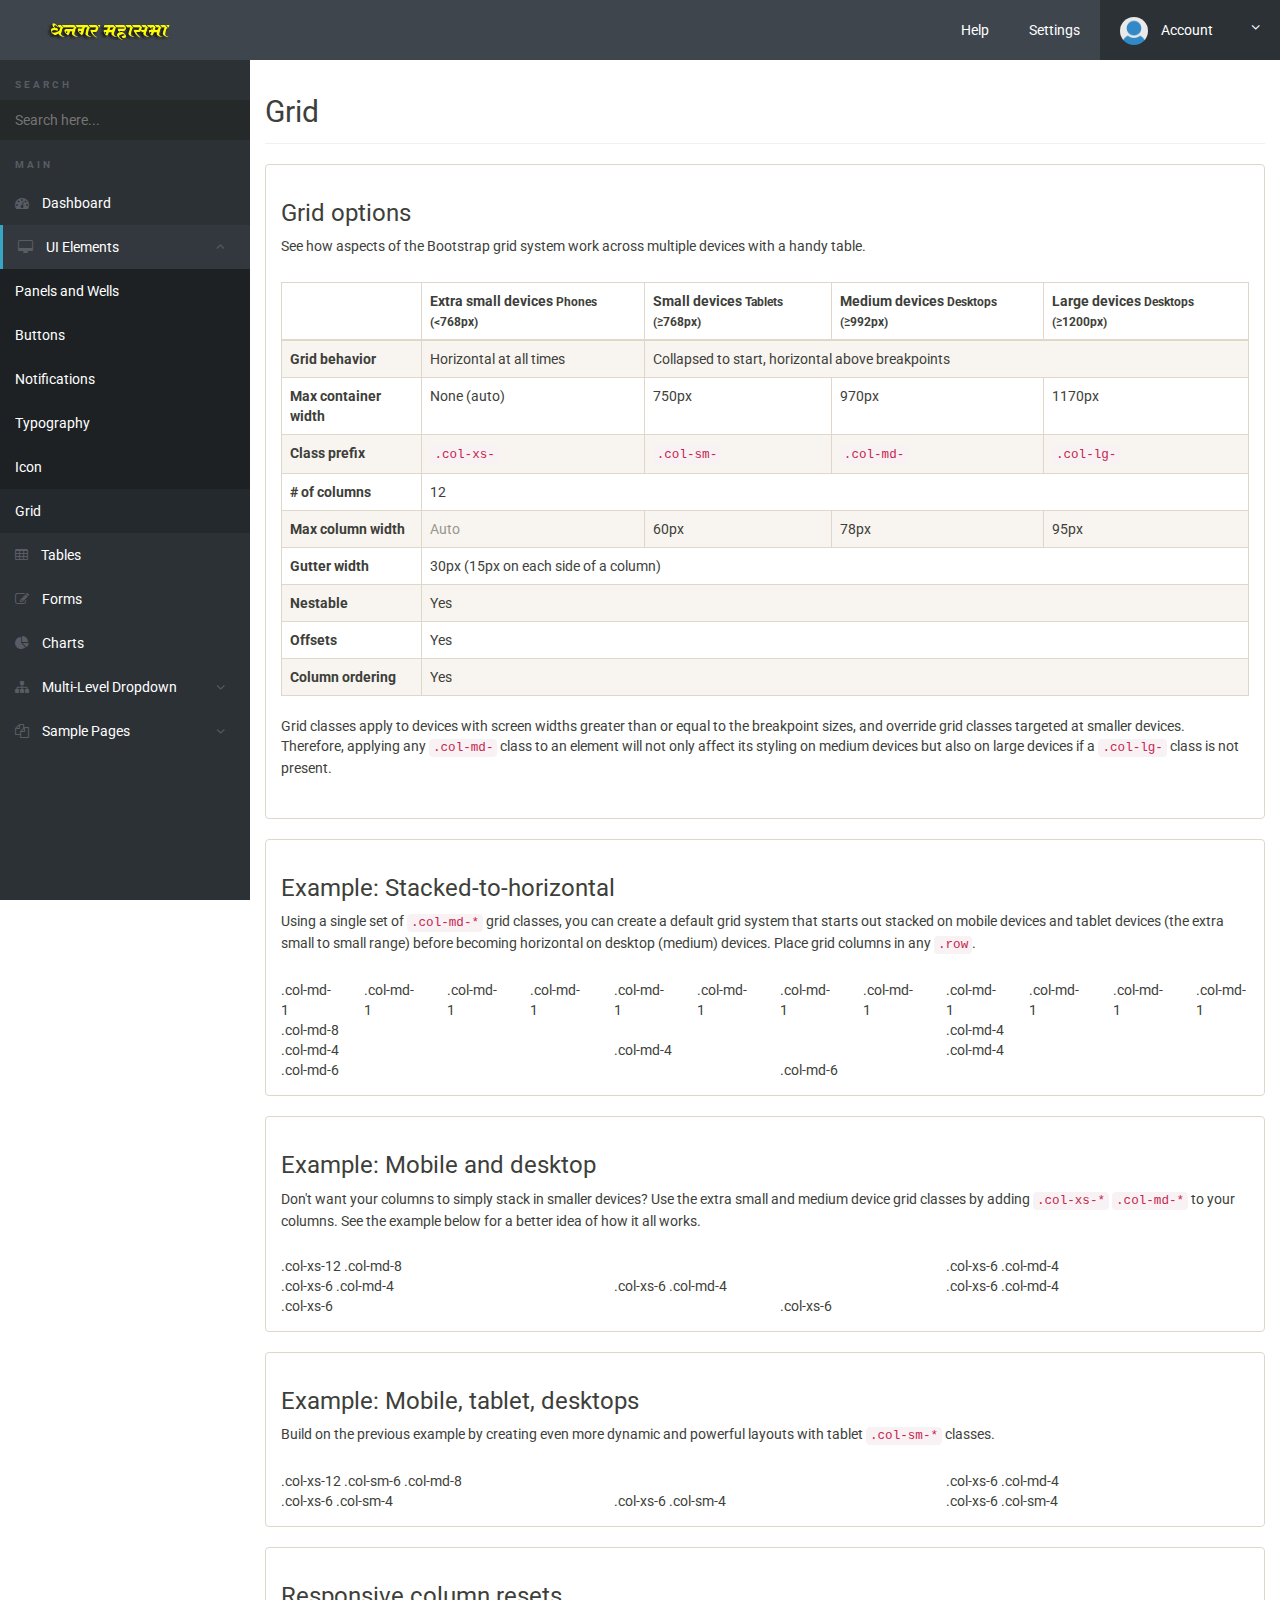
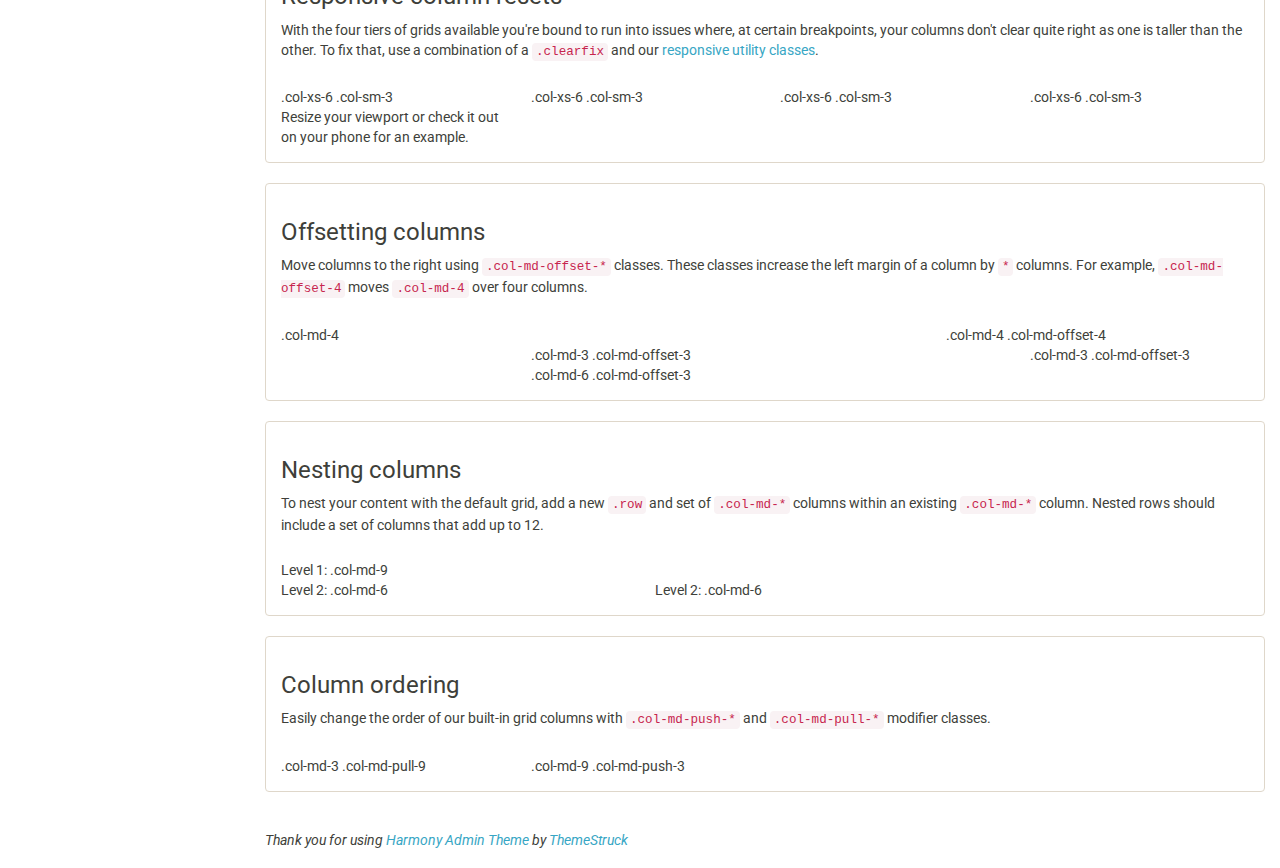
<file: grid.html>
<!doctype html>
<html lang="en" class="no-js">

<head>
	<meta charset="UTF-8">
	<meta http-equiv="X-UA-Compatible" content="IE=edge">
	<meta name="viewport" content="width=device-width, initial-scale=1, minimum-scale=1, maximum-scale=1">
	<meta name="description" content="">
	<meta name="author" content="">
	<meta name="theme-color" content="#3e454c">
	
	<title>Harmony - Free responsive Bootstrap admin template by Themestruck.com</title>

	<!-- Font awesome -->
	<link rel="stylesheet" href="css/font-awesome.min.css">
	<!-- Sandstone Bootstrap CSS -->
	<link rel="stylesheet" href="css/bootstrap.min.css">
	<!-- Bootstrap Datatables -->
	<link rel="stylesheet" href="css/dataTables.bootstrap.min.css">
	<!-- Bootstrap social button library -->
	<link rel="stylesheet" href="css/bootstrap-social.css">
	<!-- Bootstrap select -->
	<link rel="stylesheet" href="css/bootstrap-select.css">
	<!-- Bootstrap file input -->
	<link rel="stylesheet" href="css/fileinput.min.css">
	<!-- Awesome Bootstrap checkbox -->
	<link rel="stylesheet" href="css/awesome-bootstrap-checkbox.css">
	<!-- Admin Stye -->
	<link rel="stylesheet" href="css/style.css">

	<!--[if lt IE 9]>
      <script src="https://oss.maxcdn.com/html5shiv/3.7.2/html5shiv.min.js"></script>
      <script src="https://oss.maxcdn.com/respond/1.4.2/respond.min.js"></script>
    <![endif]-->

</head>

<body>
	<div class="brand clearfix">
		<a href="index.html" class="logo"><img src="img/logo.jpg" class="img-responsive" alt=""></a>
		<span class="menu-btn"><i class="fa fa-bars"></i></span>
		<ul class="ts-profile-nav">
			<li><a href="#">Help</a></li>
			<li><a href="#">Settings</a></li>
			<li class="ts-account">
				<a href="#"><img src="img/ts-avatar.jpg" class="ts-avatar hidden-side" alt=""> Account <i class="fa fa-angle-down hidden-side"></i></a>
				<ul>
					<li><a href="#">My Account</a></li>
					<li><a href="#">Edit Account</a></li>
					<li><a href="#">Logout</a></li>
				</ul>
			</li>
		</ul>
	</div>

	<div class="ts-main-content">
		<nav class="ts-sidebar">
			<ul class="ts-sidebar-menu">
				<li class="ts-label">Search</li>
				<li>
					<input type="text" class="ts-sidebar-search" placeholder="Search here...">
				</li>
				<li class="ts-label">Main</li>
				<li><a href="index.html"><i class="fa fa-dashboard"></i> Dashboard</a></li>
				<li class="open"><a href="#"><i class="fa fa-desktop"></i> UI Elements</a>
					<ul>
						<li><a href="panels.html">Panels and Wells</a></li>
						<li><a href="buttons.html">Buttons</a></li>
						<li><a href="notifications.html">Notifications</a></li>
						<li><a href="typography.html">Typography</a></li>
						<li><a href="icon.html">Icon</a></li>
						<li class="open"><a href="grid.html">Grid</a></li>
					</ul>
				</li>
				<li><a href="tables.html"><i class="fa fa-table"></i> Tables</a></li>
				<li><a href="forms.html"><i class="fa fa-edit"></i> Forms</a></li>
				<li><a href="charts.html"><i class="fa fa-pie-chart"></i> Charts</a></li>
				<li><a href="#"><i class="fa fa-sitemap"></i> Multi-Level Dropdown</a>
					<ul>
						<li><a href="#">2nd level</a></li>
						<li><a href="#">2nd level</a></li>
						<li><a href="#">3rd level</a>
							<ul>
								<li><a href="#">3rd level</a></li>
								<li><a href="#">3rd level</a></li>
							</ul>
						</li>
					</ul>
				</li>
				<li><a href="#"><i class="fa fa-files-o"></i> Sample Pages</a>
					<ul>
						<li><a href="blank.html">Blank page</a></li>
						<li><a href="login.html">Login page</a></li>
					</ul>
				</li>

				<!-- Account from above -->
				<ul class="ts-profile-nav">
					<li><a href="#">Help</a></li>
					<li><a href="#">Settings</a></li>
					<li class="ts-account">
						<a href="#"><img src="img/ts-avatar.jpg" class="ts-avatar hidden-side" alt=""> Account <i class="fa fa-angle-down hidden-side"></i></a>
						<ul>
							<li><a href="#">My Account</a></li>
							<li><a href="#">Edit Account</a></li>
							<li><a href="#">Logout</a></li>
						</ul>
					</li>
				</ul>

			</ul>
		</nav>
		<div class="content-wrapper">
			<div class="container-fluid">

				<div class="row">
					<div class="col-md-12">

						<h2 class="page-title">Grid</h2>


						<div class="row">
							<div class="col-lg-12">
								<div class="panel panel-default">
									<div class="panel-body">
										<h3>Grid options</h3>
										<p>See how aspects of the Bootstrap grid system work across multiple devices with a handy table.</p>
										<div class="table-responsive">
											<table class="table table-bordered table-striped">
												<thead>
													<tr>
														<th></th>
														<th>
															Extra small devices
															<small>Phones (&lt;768px)</small>
														</th>
														<th>
															Small devices
															<small>Tablets (≥768px)</small>
														</th>
														<th>
															Medium devices
															<small>Desktops (≥992px)</small>
														</th>
														<th>
															Large devices
															<small>Desktops (≥1200px)</small>
														</th>
													</tr>
												</thead>
												<tbody>
													<tr>
														<th>Grid behavior</th>
														<td>Horizontal at all times</td>
														<td colspan="3">Collapsed to start, horizontal above breakpoints</td>
													</tr>
													<tr>
														<th>Max container width</th>
														<td>None (auto)</td>
														<td>750px</td>
														<td>970px</td>
														<td>1170px</td>
													</tr>
													<tr>
														<th>Class prefix</th>
														<td>
															<code>.col-xs-</code>
														</td>
														<td>
															<code>.col-sm-</code>
														</td>
														<td>
															<code>.col-md-</code>
														</td>
														<td>
															<code>.col-lg-</code>
														</td>
													</tr>
													<tr>
														<th># of columns</th>
														<td colspan="4">12</td>
													</tr>
													<tr>
														<th>Max column width</th>
														<td class="text-muted">Auto</td>
														<td>60px</td>
														<td>78px</td>
														<td>95px</td>
													</tr>
													<tr>
														<th>Gutter width</th>
														<td colspan="4">30px (15px on each side of a column)</td>
													</tr>
													<tr>
														<th>Nestable</th>
														<td colspan="4">Yes</td>
													</tr>
													<tr>
														<th>Offsets</th>
														<td colspan="4">Yes</td>
													</tr>
													<tr>
														<th>Column ordering</th>
														<td colspan="4">Yes</td>
													</tr>
												</tbody>
											</table>
										</div>
										<p>Grid classes apply to devices with screen widths greater than or equal to the breakpoint sizes, and override grid classes targeted at smaller devices. Therefore, applying any
											<code>.col-md-</code> class to an element will not only affect its styling on medium devices but also on large devices if a
											<code>.col-lg-</code> class is not present.</p>
									</div>
								</div>
							</div>
							<!-- /.col-lg-12 -->
						</div>


						<div class="row">
							<div class="col-lg-12">
								<div class="panel panel-default">
									<div class="panel-body">
										<h3>Example: Stacked-to-horizontal</h3>
										<p>Using a single set of
											<code>.col-md-*</code> grid classes, you can create a default grid system that starts out stacked on mobile devices and tablet devices (the extra small to small range) before becoming horizontal on desktop (medium) devices. Place grid columns in any
											<code>.row</code>.</p>
										<div class="row show-grid">
											<div class="col-md-1">.col-md-1</div>
											<div class="col-md-1">.col-md-1</div>
											<div class="col-md-1">.col-md-1</div>
											<div class="col-md-1">.col-md-1</div>
											<div class="col-md-1">.col-md-1</div>
											<div class="col-md-1">.col-md-1</div>
											<div class="col-md-1">.col-md-1</div>
											<div class="col-md-1">.col-md-1</div>
											<div class="col-md-1">.col-md-1</div>
											<div class="col-md-1">.col-md-1</div>
											<div class="col-md-1">.col-md-1</div>
											<div class="col-md-1">.col-md-1</div>
										</div>
										<div class="row show-grid">
											<div class="col-md-8">.col-md-8</div>
											<div class="col-md-4">.col-md-4</div>
										</div>
										<div class="row show-grid">
											<div class="col-md-4">.col-md-4</div>
											<div class="col-md-4">.col-md-4</div>
											<div class="col-md-4">.col-md-4</div>
										</div>
										<div class="row show-grid">
											<div class="col-md-6">.col-md-6</div>
											<div class="col-md-6">.col-md-6</div>
										</div>
									</div>
								</div>
							</div>
							<!-- /.col-lg-12 -->
						</div>


						<div class="row">
							<div class="col-lg-12">
								<div class="panel panel-default">
									<div class="panel-body">
										<h3>Example: Mobile and desktop</h3>
										<p>Don't want your columns to simply stack in smaller devices? Use the extra small and medium device grid classes by adding
											<code>.col-xs-*</code>
											<code>.col-md-*</code> to your columns. See the example below for a better idea of how it all works.</p>
										<div class="row show-grid">
											<div class="col-xs-12 col-md-8">.col-xs-12 .col-md-8</div>
											<div class="col-xs-6 col-md-4">.col-xs-6 .col-md-4</div>
										</div>
										<div class="row show-grid">
											<div class="col-xs-6 col-md-4">.col-xs-6 .col-md-4</div>
											<div class="col-xs-6 col-md-4">.col-xs-6 .col-md-4</div>
											<div class="col-xs-6 col-md-4">.col-xs-6 .col-md-4</div>
										</div>
										<div class="row show-grid">
											<div class="col-xs-6">.col-xs-6</div>
											<div class="col-xs-6">.col-xs-6</div>
										</div>
									</div>
								</div>
							</div>
							<!-- /.col-lg-12 -->
						</div>


						<div class="row">
							<div class="col-lg-12">
								<div class="panel panel-default">
									<div class="panel-body">
										<h3>Example: Mobile, tablet, desktops</h3>
										<p>Build on the previous example by creating even more dynamic and powerful layouts with tablet
											<code>.col-sm-*</code> classes.</p>
										<div class="row show-grid">
											<div class="col-xs-12 col-sm-6 col-md-8">.col-xs-12 .col-sm-6 .col-md-8</div>
											<div class="col-xs-6 col-md-4">.col-xs-6 .col-md-4</div>
										</div>
										<div class="row show-grid">
											<div class="col-xs-6 col-sm-4">.col-xs-6 .col-sm-4</div>
											<div class="col-xs-6 col-sm-4">.col-xs-6 .col-sm-4</div>
											<!-- Optional: clear the XS cols if their content doesn't match in height -->
											<div class="clearfix visible-xs"></div>
											<div class="col-xs-6 col-sm-4">.col-xs-6 .col-sm-4</div>
										</div>
									</div>
								</div>
							</div>
							<!-- /.col-lg-12 -->
						</div>


						<div class="row">
							<div class="col-lg-12">
								<div class="panel panel-default">
									<div class="panel-body">
										<h3 id="grid-responsive-resets">Responsive column resets</h3>
										<p>With the four tiers of grids available you're bound to run into issues where, at certain breakpoints, your columns don't clear quite right as one is taller than the other. To fix that, use a combination of a
											<code>.clearfix</code> and our <a href="#responsive-utilities">responsive utility classes</a>.</p>
										<div class="row show-grid">
											<div class="col-xs-6 col-sm-3">
												.col-xs-6 .col-sm-3
												<br>Resize your viewport or check it out on your phone for an example.
											</div>
											<div class="col-xs-6 col-sm-3">.col-xs-6 .col-sm-3</div>

											<!-- Add the extra clearfix for only the required viewport -->
											<div class="clearfix visible-xs"></div>

											<div class="col-xs-6 col-sm-3">.col-xs-6 .col-sm-3</div>
											<div class="col-xs-6 col-sm-3">.col-xs-6 .col-sm-3</div>
										</div>
									</div>
								</div>
							</div>
							<!-- /.col-lg-12 -->
						</div>


						<div class="row">
							<div class="col-lg-12">
								<div class="panel panel-default">
									<div class="panel-body">
										<h3 id="grid-offsetting">Offsetting columns</h3>
										<p>Move columns to the right using
											<code>.col-md-offset-*</code> classes. These classes increase the left margin of a column by
											<code>*</code> columns. For example,
											<code>.col-md-offset-4</code> moves
											<code>.col-md-4</code> over four columns.</p>
										<div class="row show-grid">
											<div class="col-md-4">.col-md-4</div>
											<div class="col-md-4 col-md-offset-4">.col-md-4 .col-md-offset-4</div>
										</div>
										<div class="row show-grid">
											<div class="col-md-3 col-md-offset-3">.col-md-3 .col-md-offset-3</div>
											<div class="col-md-3 col-md-offset-3">.col-md-3 .col-md-offset-3</div>
										</div>
										<div class="row show-grid">
											<div class="col-md-6 col-md-offset-3">.col-md-6 .col-md-offset-3</div>
										</div>
									</div>
								</div>
							</div>
							<!-- /.col-lg-12 -->
						</div>


						<div class="row">
							<div class="col-lg-12">
								<div class="panel panel-default">
									<div class="panel-body">
										<h3 id="grid-nesting">Nesting columns</h3>
										<p>To nest your content with the default grid, add a new
											<code>.row</code> and set of
											<code>.col-md-*</code> columns within an existing
											<code>.col-md-*</code> column. Nested rows should include a set of columns that add up to 12.</p>
										<div class="row show-grid">
											<div class="col-md-9">
												Level 1: .col-md-9
												<div class="row show-grid">
													<div class="col-md-6">
														Level 2: .col-md-6
													</div>
													<div class="col-md-6">
														Level 2: .col-md-6
													</div>
												</div>
											</div>
										</div>
									</div>
								</div>
							</div>
							<!-- /.col-lg-12 -->
						</div>


						<div class="row">
							<div class="col-lg-12">
								<div class="panel panel-default">
									<div class="panel-body">
										<h3 id="grid-column-ordering">Column ordering</h3>
										<p>Easily change the order of our built-in grid columns with
											<code>.col-md-push-*</code> and
											<code>.col-md-pull-*</code> modifier classes.</p>
										<div class="row show-grid">
											<div class="col-md-9 col-md-push-3">.col-md-9 .col-md-push-3</div>
											<div class="col-md-3 col-md-pull-9">.col-md-3 .col-md-pull-9</div>
										</div>
									</div>
								</div>
							</div>
							<!-- /.col-lg-12 -->
						</div>


					</div>
				</div>

				<div class="row">
					<div class="clearfix pt pb">
						<div class="col-md-12">
							<em>Thank you for using <a href="http://themestruck.com/theme/harmony/"> Harmony Admin Theme </a> by <a href="http://themestruck.com/">ThemeStruck</a></em>
						</div>
					</div>
				</div>

			</div>
		</div>
	</div>

	<!-- Loading Scripts -->
	<script src="js/jquery.min.js"></script>
	<script src="js/bootstrap-select.min.js"></script>
	<script src="js/bootstrap.min.js"></script>
	<script src="js/jquery.dataTables.min.js"></script>
	<script src="js/dataTables.bootstrap.min.js"></script>
	<script src="js/Chart.min.js"></script>
	<script src="js/fileinput.js"></script>
	<script src="js/chartData.js"></script>
	<script src="js/main.js"></script>

</body>

</html>
</file>
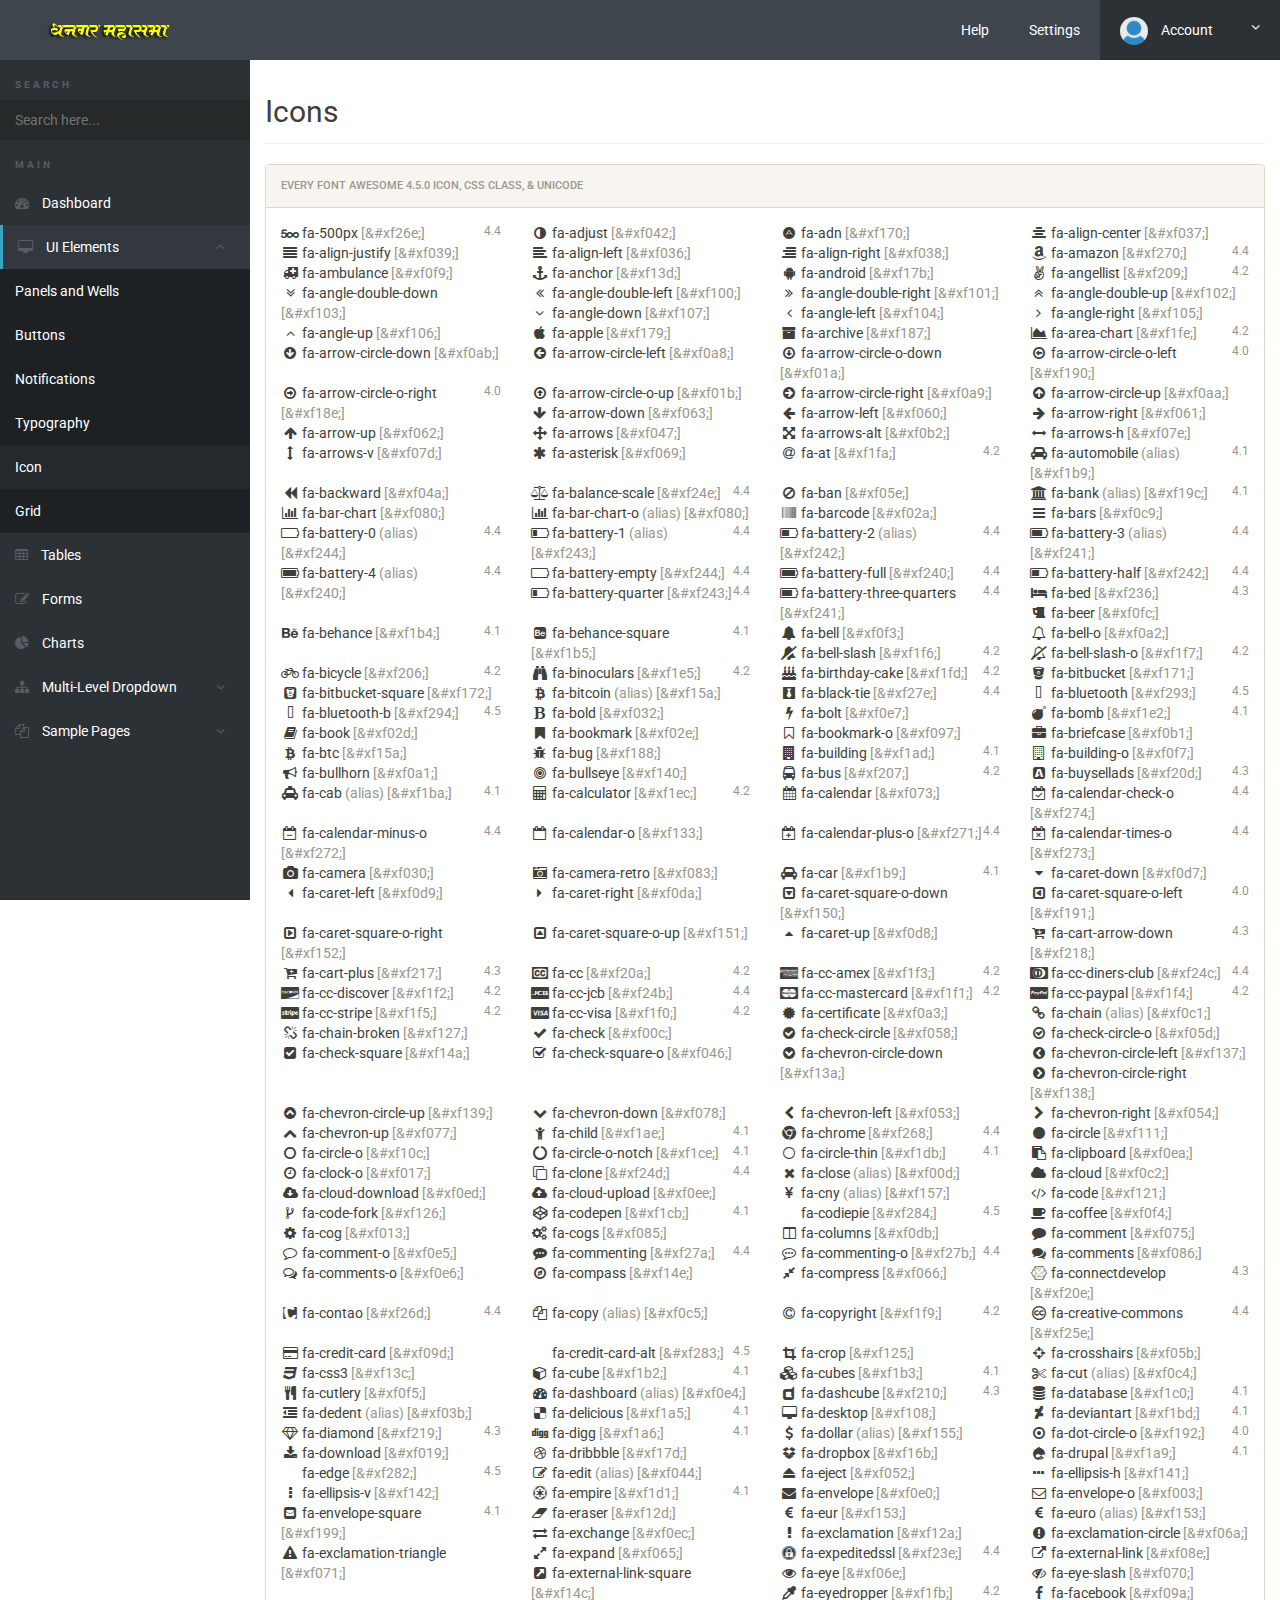
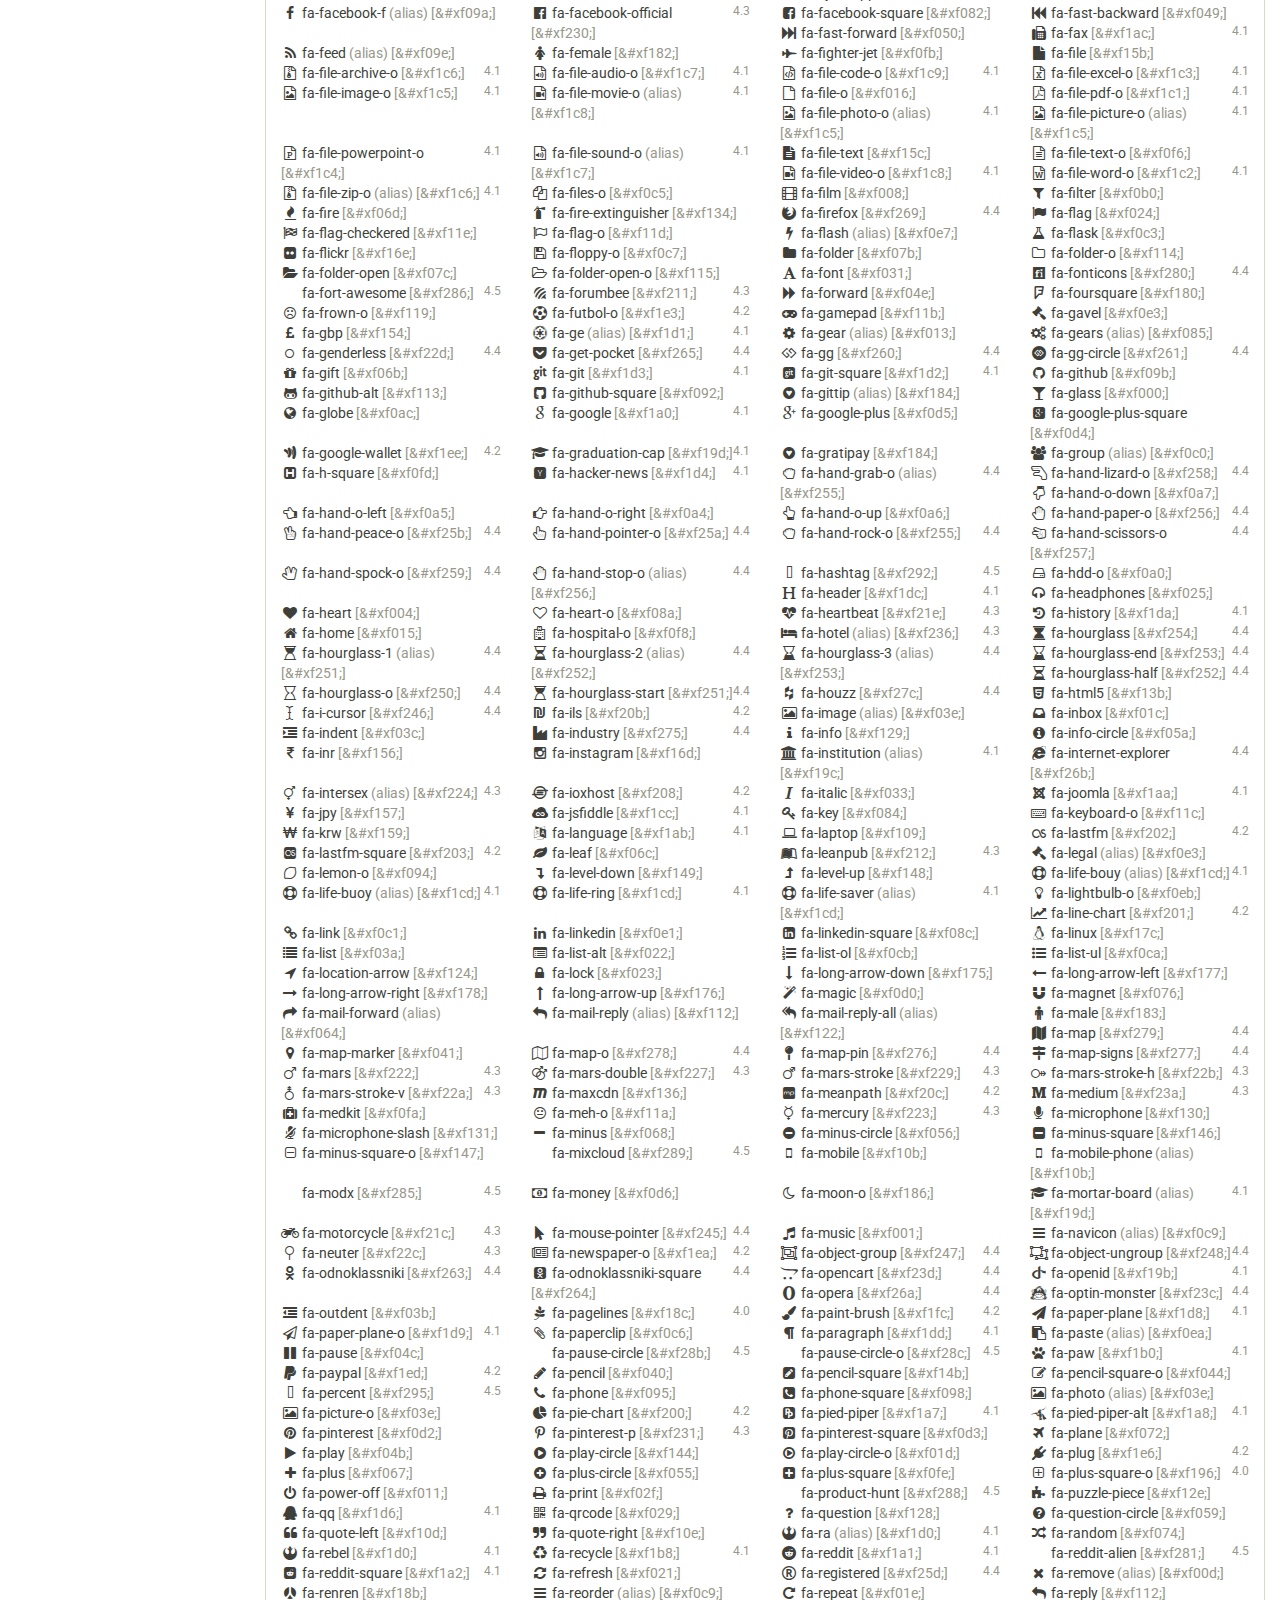
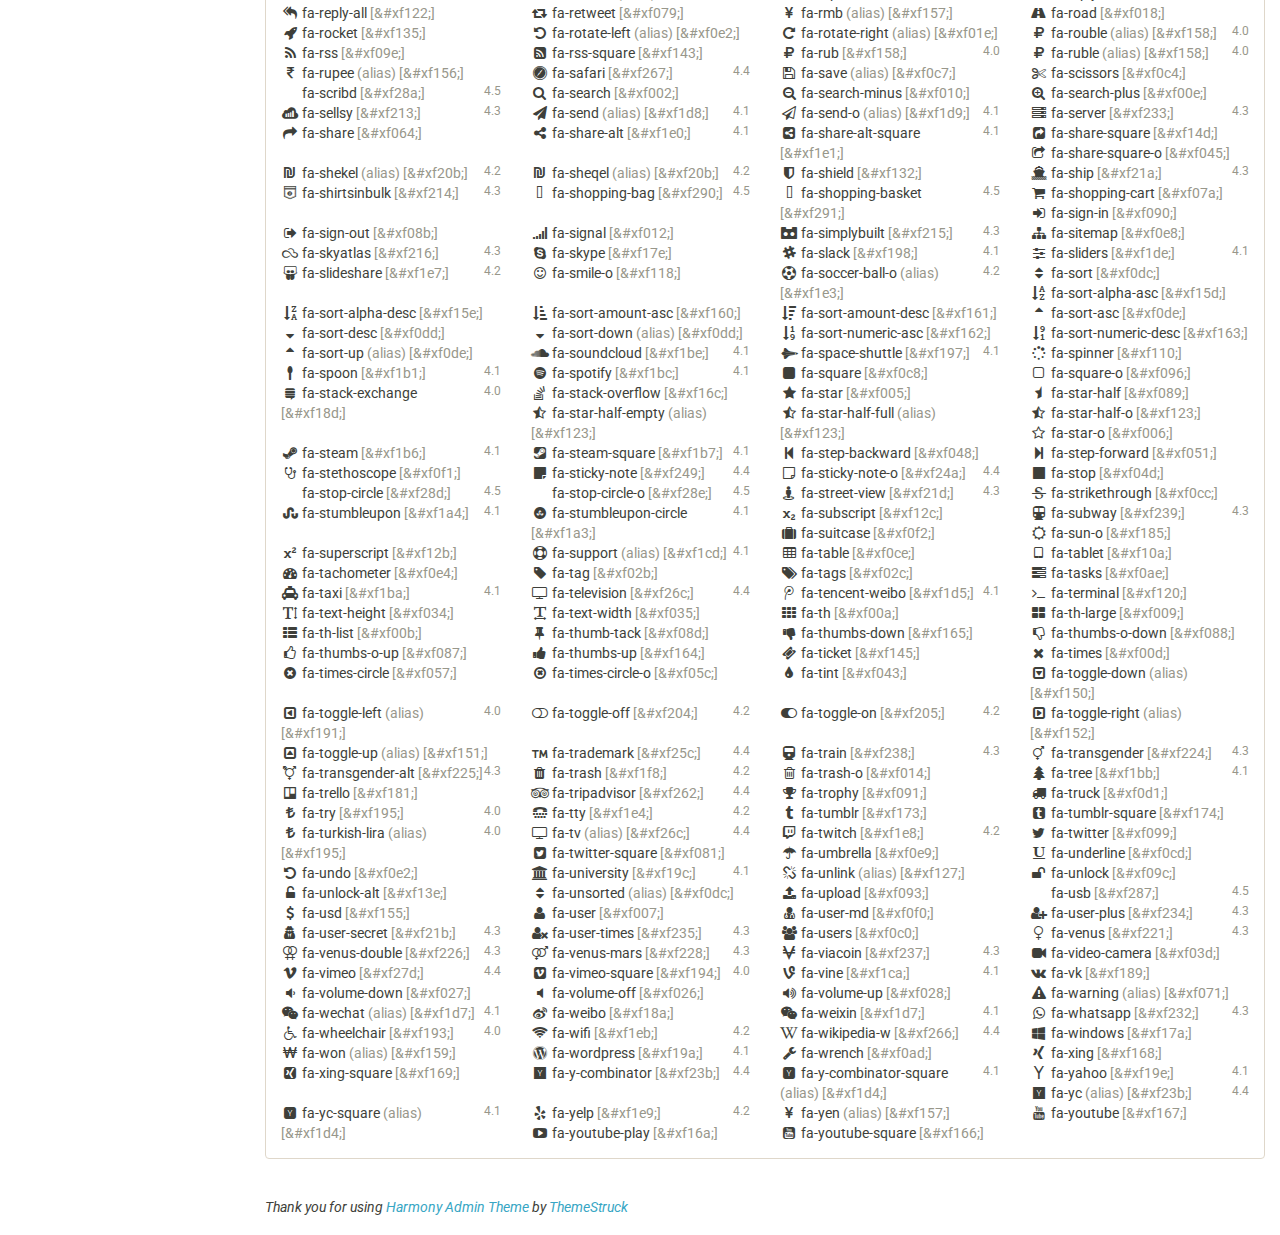
<file: icon.html>
<!doctype html>
<html lang="en" class="no-js">

<head>
	<meta charset="UTF-8">
	<meta http-equiv="X-UA-Compatible" content="IE=edge">
	<meta name="viewport" content="width=device-width, initial-scale=1, minimum-scale=1, maximum-scale=1">
	<meta name="description" content="">
	<meta name="author" content="">
	<meta name="theme-color" content="#3e454c">
	
	<title>Harmony - Free responsive Bootstrap admin template by Themestruck.com</title>

	<!-- Font awesome -->
	<link rel="stylesheet" href="css/font-awesome.min.css">
	<!-- Sandstone Bootstrap CSS -->
	<link rel="stylesheet" href="css/bootstrap.min.css">
	<!-- Bootstrap Datatables -->
	<link rel="stylesheet" href="css/dataTables.bootstrap.min.css">
	<!-- Bootstrap social button library -->
	<link rel="stylesheet" href="css/bootstrap-social.css">
	<!-- Bootstrap select -->
	<link rel="stylesheet" href="css/bootstrap-select.css">
	<!-- Bootstrap file input -->
	<link rel="stylesheet" href="css/fileinput.min.css">
	<!-- Awesome Bootstrap checkbox -->
	<link rel="stylesheet" href="css/awesome-bootstrap-checkbox.css">
	<!-- Admin Stye -->
	<link rel="stylesheet" href="css/style.css">

	<!--[if lt IE 9]>
      <script src="https://oss.maxcdn.com/html5shiv/3.7.2/html5shiv.min.js"></script>
      <script src="https://oss.maxcdn.com/respond/1.4.2/respond.min.js"></script>
    <![endif]-->

</head>

<body>
	<div class="brand clearfix">
		<a href="index.html" class="logo"><img src="img/logo.jpg" class="img-responsive" alt=""></a>
		<span class="menu-btn"><i class="fa fa-bars"></i></span>
		<ul class="ts-profile-nav">
			<li><a href="#">Help</a></li>
			<li><a href="#">Settings</a></li>
			<li class="ts-account">
				<a href="#"><img src="img/ts-avatar.jpg" class="ts-avatar hidden-side" alt=""> Account <i class="fa fa-angle-down hidden-side"></i></a>
				<ul>
					<li><a href="#">My Account</a></li>
					<li><a href="#">Edit Account</a></li>
					<li><a href="#">Logout</a></li>
				</ul>
			</li>
		</ul>
	</div>

	<div class="ts-main-content">
		<nav class="ts-sidebar">
			<ul class="ts-sidebar-menu">
				<li class="ts-label">Search</li>
				<li>
					<input type="text" class="ts-sidebar-search" placeholder="Search here...">
				</li>
				<li class="ts-label">Main</li>
				<li><a href="index.html"><i class="fa fa-dashboard"></i> Dashboard</a></li>
				<li class="open"><a href="#"><i class="fa fa-desktop"></i> UI Elements</a>
					<ul>
						<li><a href="panels.html">Panels and Wells</a></li>
						<li><a href="buttons.html">Buttons</a></li>
						<li><a href="notifications.html">Notifications</a></li>
						<li><a href="typography.html">Typography</a></li>
						<li class="open"><a href="icon.html">Icon</a></li>
						<li><a href="grid.html">Grid</a></li>
					</ul>
				</li>
				<li><a href="tables.html"><i class="fa fa-table"></i> Tables</a></li>
				<li><a href="forms.html"><i class="fa fa-edit"></i> Forms</a></li>
				<li><a href="charts.html"><i class="fa fa-pie-chart"></i> Charts</a></li>
				<li><a href="#"><i class="fa fa-sitemap"></i> Multi-Level Dropdown</a>
					<ul>
						<li><a href="#">2nd level</a></li>
						<li><a href="#">2nd level</a></li>
						<li><a href="#">3rd level</a>
							<ul>
								<li><a href="#">3rd level</a></li>
								<li><a href="#">3rd level</a></li>
							</ul>
						</li>
					</ul>
				</li>
				<li><a href="#"><i class="fa fa-files-o"></i> Sample Pages</a>
					<ul>
						<li><a href="blank.html">Blank page</a></li>
						<li><a href="login.html">Login page</a></li>
					</ul>
				</li>

				<!-- Account from above -->
				<ul class="ts-profile-nav">
					<li><a href="#">Help</a></li>
					<li><a href="#">Settings</a></li>
					<li class="ts-account">
						<a href="#"><img src="img/ts-avatar.jpg" class="ts-avatar hidden-side" alt=""> Account <i class="fa fa-angle-down hidden-side"></i></a>
						<ul>
							<li><a href="#">My Account</a></li>
							<li><a href="#">Edit Account</a></li>
							<li><a href="#">Logout</a></li>
						</ul>
					</li>
				</ul>

			</ul>
		</nav>
		<div class="content-wrapper">
			<div class="container-fluid">

				<div class="row">
					<div class="col-md-12">

						<h2 class="page-title">Icons</h2>

						<div class="panel panel-default">
							<div class="panel-heading">Every Font Awesome 4.5.0 Icon, CSS Class, &amp; Unicode</div>
							<div class="panel-body">
								<div class="row">
								
									<div class="col-md-4 col-sm-6 col-lg-3">
										<small class="text-muted pull-right">4.4</small>
										<i class="fa fa-fw"></i> fa-500px

										<span class="text-muted">[&amp;#xf26e;]</span>
									</div>

									<div class="col-md-4 col-sm-6 col-lg-3">

										<i class="fa fa-fw"></i> fa-adjust

										<span class="text-muted">[&amp;#xf042;]</span>
									</div>

									<div class="col-md-4 col-sm-6 col-lg-3">

										<i class="fa fa-fw"></i> fa-adn

										<span class="text-muted">[&amp;#xf170;]</span>
									</div>

									<div class="col-md-4 col-sm-6 col-lg-3">

										<i class="fa fa-fw"></i> fa-align-center

										<span class="text-muted">[&amp;#xf037;]</span>
									</div>

									<div class="col-md-4 col-sm-6 col-lg-3">

										<i class="fa fa-fw"></i> fa-align-justify

										<span class="text-muted">[&amp;#xf039;]</span>
									</div>

									<div class="col-md-4 col-sm-6 col-lg-3">

										<i class="fa fa-fw"></i> fa-align-left

										<span class="text-muted">[&amp;#xf036;]</span>
									</div>

									<div class="col-md-4 col-sm-6 col-lg-3">

										<i class="fa fa-fw"></i> fa-align-right

										<span class="text-muted">[&amp;#xf038;]</span>
									</div>

									<div class="col-md-4 col-sm-6 col-lg-3">
										<small class="text-muted pull-right">4.4</small>
										<i class="fa fa-fw"></i> fa-amazon

										<span class="text-muted">[&amp;#xf270;]</span>
									</div>

									<div class="col-md-4 col-sm-6 col-lg-3">

										<i class="fa fa-fw"></i> fa-ambulance

										<span class="text-muted">[&amp;#xf0f9;]</span>
									</div>

									<div class="col-md-4 col-sm-6 col-lg-3">

										<i class="fa fa-fw"></i> fa-anchor

										<span class="text-muted">[&amp;#xf13d;]</span>
									</div>

									<div class="col-md-4 col-sm-6 col-lg-3">

										<i class="fa fa-fw"></i> fa-android

										<span class="text-muted">[&amp;#xf17b;]</span>
									</div>

									<div class="col-md-4 col-sm-6 col-lg-3">
										<small class="text-muted pull-right">4.2</small>
										<i class="fa fa-fw"></i> fa-angellist

										<span class="text-muted">[&amp;#xf209;]</span>
									</div>

									<div class="col-md-4 col-sm-6 col-lg-3">

										<i class="fa fa-fw"></i> fa-angle-double-down

										<span class="text-muted">[&amp;#xf103;]</span>
									</div>

									<div class="col-md-4 col-sm-6 col-lg-3">

										<i class="fa fa-fw"></i> fa-angle-double-left

										<span class="text-muted">[&amp;#xf100;]</span>
									</div>

									<div class="col-md-4 col-sm-6 col-lg-3">

										<i class="fa fa-fw"></i> fa-angle-double-right

										<span class="text-muted">[&amp;#xf101;]</span>
									</div>

									<div class="col-md-4 col-sm-6 col-lg-3">

										<i class="fa fa-fw"></i> fa-angle-double-up

										<span class="text-muted">[&amp;#xf102;]</span>
									</div>

									<div class="col-md-4 col-sm-6 col-lg-3">

										<i class="fa fa-fw"></i> fa-angle-down

										<span class="text-muted">[&amp;#xf107;]</span>
									</div>

									<div class="col-md-4 col-sm-6 col-lg-3">

										<i class="fa fa-fw"></i> fa-angle-left

										<span class="text-muted">[&amp;#xf104;]</span>
									</div>

									<div class="col-md-4 col-sm-6 col-lg-3">

										<i class="fa fa-fw"></i> fa-angle-right

										<span class="text-muted">[&amp;#xf105;]</span>
									</div>

									<div class="col-md-4 col-sm-6 col-lg-3">

										<i class="fa fa-fw"></i> fa-angle-up

										<span class="text-muted">[&amp;#xf106;]</span>
									</div>

									<div class="col-md-4 col-sm-6 col-lg-3">

										<i class="fa fa-fw"></i> fa-apple

										<span class="text-muted">[&amp;#xf179;]</span>
									</div>

									<div class="col-md-4 col-sm-6 col-lg-3">

										<i class="fa fa-fw"></i> fa-archive

										<span class="text-muted">[&amp;#xf187;]</span>
									</div>

									<div class="col-md-4 col-sm-6 col-lg-3">
										<small class="text-muted pull-right">4.2</small>
										<i class="fa fa-fw"></i> fa-area-chart

										<span class="text-muted">[&amp;#xf1fe;]</span>
									</div>

									<div class="col-md-4 col-sm-6 col-lg-3">

										<i class="fa fa-fw"></i> fa-arrow-circle-down

										<span class="text-muted">[&amp;#xf0ab;]</span>
									</div>

									<div class="col-md-4 col-sm-6 col-lg-3">

										<i class="fa fa-fw"></i> fa-arrow-circle-left

										<span class="text-muted">[&amp;#xf0a8;]</span>
									</div>

									<div class="col-md-4 col-sm-6 col-lg-3">

										<i class="fa fa-fw"></i> fa-arrow-circle-o-down

										<span class="text-muted">[&amp;#xf01a;]</span>
									</div>

									<div class="col-md-4 col-sm-6 col-lg-3">
										<small class="text-muted pull-right">4.0</small>
										<i class="fa fa-fw"></i> fa-arrow-circle-o-left

										<span class="text-muted">[&amp;#xf190;]</span>
									</div>

									<div class="col-md-4 col-sm-6 col-lg-3">
										<small class="text-muted pull-right">4.0</small>
										<i class="fa fa-fw"></i> fa-arrow-circle-o-right

										<span class="text-muted">[&amp;#xf18e;]</span>
									</div>

									<div class="col-md-4 col-sm-6 col-lg-3">

										<i class="fa fa-fw"></i> fa-arrow-circle-o-up

										<span class="text-muted">[&amp;#xf01b;]</span>
									</div>

									<div class="col-md-4 col-sm-6 col-lg-3">

										<i class="fa fa-fw"></i> fa-arrow-circle-right

										<span class="text-muted">[&amp;#xf0a9;]</span>
									</div>

									<div class="col-md-4 col-sm-6 col-lg-3">

										<i class="fa fa-fw"></i> fa-arrow-circle-up

										<span class="text-muted">[&amp;#xf0aa;]</span>
									</div>

									<div class="col-md-4 col-sm-6 col-lg-3">

										<i class="fa fa-fw"></i> fa-arrow-down

										<span class="text-muted">[&amp;#xf063;]</span>
									</div>

									<div class="col-md-4 col-sm-6 col-lg-3">

										<i class="fa fa-fw"></i> fa-arrow-left

										<span class="text-muted">[&amp;#xf060;]</span>
									</div>

									<div class="col-md-4 col-sm-6 col-lg-3">

										<i class="fa fa-fw"></i> fa-arrow-right

										<span class="text-muted">[&amp;#xf061;]</span>
									</div>

									<div class="col-md-4 col-sm-6 col-lg-3">

										<i class="fa fa-fw"></i> fa-arrow-up

										<span class="text-muted">[&amp;#xf062;]</span>
									</div>

									<div class="col-md-4 col-sm-6 col-lg-3">

										<i class="fa fa-fw"></i> fa-arrows

										<span class="text-muted">[&amp;#xf047;]</span>
									</div>

									<div class="col-md-4 col-sm-6 col-lg-3">

										<i class="fa fa-fw"></i> fa-arrows-alt

										<span class="text-muted">[&amp;#xf0b2;]</span>
									</div>

									<div class="col-md-4 col-sm-6 col-lg-3">

										<i class="fa fa-fw"></i> fa-arrows-h

										<span class="text-muted">[&amp;#xf07e;]</span>
									</div>

									<div class="col-md-4 col-sm-6 col-lg-3">

										<i class="fa fa-fw"></i> fa-arrows-v

										<span class="text-muted">[&amp;#xf07d;]</span>
									</div>

									<div class="col-md-4 col-sm-6 col-lg-3">

										<i class="fa fa-fw"></i> fa-asterisk

										<span class="text-muted">[&amp;#xf069;]</span>
									</div>

									<div class="col-md-4 col-sm-6 col-lg-3">
										<small class="text-muted pull-right">4.2</small>
										<i class="fa fa-fw"></i> fa-at

										<span class="text-muted">[&amp;#xf1fa;]</span>
									</div>

									<div class="col-md-4 col-sm-6 col-lg-3">
										<small class="text-muted pull-right">4.1</small>
										<i class="fa fa-fw"></i> fa-automobile
										<span class="text-muted">(alias)</span>
										<span class="text-muted">[&amp;#xf1b9;]</span>
									</div>

									<div class="col-md-4 col-sm-6 col-lg-3">

										<i class="fa fa-fw"></i> fa-backward

										<span class="text-muted">[&amp;#xf04a;]</span>
									</div>

									<div class="col-md-4 col-sm-6 col-lg-3">
										<small class="text-muted pull-right">4.4</small>
										<i class="fa fa-fw"></i> fa-balance-scale

										<span class="text-muted">[&amp;#xf24e;]</span>
									</div>

									<div class="col-md-4 col-sm-6 col-lg-3">

										<i class="fa fa-fw"></i> fa-ban

										<span class="text-muted">[&amp;#xf05e;]</span>
									</div>

									<div class="col-md-4 col-sm-6 col-lg-3">
										<small class="text-muted pull-right">4.1</small>
										<i class="fa fa-fw"></i> fa-bank
										<span class="text-muted">(alias)</span>
										<span class="text-muted">[&amp;#xf19c;]</span>
									</div>

									<div class="col-md-4 col-sm-6 col-lg-3">

										<i class="fa fa-fw"></i> fa-bar-chart

										<span class="text-muted">[&amp;#xf080;]</span>
									</div>

									<div class="col-md-4 col-sm-6 col-lg-3">

										<i class="fa fa-fw"></i> fa-bar-chart-o
										<span class="text-muted">(alias)</span>
										<span class="text-muted">[&amp;#xf080;]</span>
									</div>

									<div class="col-md-4 col-sm-6 col-lg-3">

										<i class="fa fa-fw"></i> fa-barcode

										<span class="text-muted">[&amp;#xf02a;]</span>
									</div>

									<div class="col-md-4 col-sm-6 col-lg-3">

										<i class="fa fa-fw"></i> fa-bars

										<span class="text-muted">[&amp;#xf0c9;]</span>
									</div>

									<div class="col-md-4 col-sm-6 col-lg-3">
										<small class="text-muted pull-right">4.4</small>
										<i class="fa fa-fw"></i> fa-battery-0
										<span class="text-muted">(alias)</span>
										<span class="text-muted">[&amp;#xf244;]</span>
									</div>

									<div class="col-md-4 col-sm-6 col-lg-3">
										<small class="text-muted pull-right">4.4</small>
										<i class="fa fa-fw"></i> fa-battery-1
										<span class="text-muted">(alias)</span>
										<span class="text-muted">[&amp;#xf243;]</span>
									</div>

									<div class="col-md-4 col-sm-6 col-lg-3">
										<small class="text-muted pull-right">4.4</small>
										<i class="fa fa-fw"></i> fa-battery-2
										<span class="text-muted">(alias)</span>
										<span class="text-muted">[&amp;#xf242;]</span>
									</div>

									<div class="col-md-4 col-sm-6 col-lg-3">
										<small class="text-muted pull-right">4.4</small>
										<i class="fa fa-fw"></i> fa-battery-3
										<span class="text-muted">(alias)</span>
										<span class="text-muted">[&amp;#xf241;]</span>
									</div>

									<div class="col-md-4 col-sm-6 col-lg-3">
										<small class="text-muted pull-right">4.4</small>
										<i class="fa fa-fw"></i> fa-battery-4
										<span class="text-muted">(alias)</span>
										<span class="text-muted">[&amp;#xf240;]</span>
									</div>

									<div class="col-md-4 col-sm-6 col-lg-3">
										<small class="text-muted pull-right">4.4</small>
										<i class="fa fa-fw"></i> fa-battery-empty

										<span class="text-muted">[&amp;#xf244;]</span>
									</div>

									<div class="col-md-4 col-sm-6 col-lg-3">
										<small class="text-muted pull-right">4.4</small>
										<i class="fa fa-fw"></i> fa-battery-full

										<span class="text-muted">[&amp;#xf240;]</span>
									</div>

									<div class="col-md-4 col-sm-6 col-lg-3">
										<small class="text-muted pull-right">4.4</small>
										<i class="fa fa-fw"></i> fa-battery-half

										<span class="text-muted">[&amp;#xf242;]</span>
									</div>

									<div class="col-md-4 col-sm-6 col-lg-3">
										<small class="text-muted pull-right">4.4</small>
										<i class="fa fa-fw"></i> fa-battery-quarter

										<span class="text-muted">[&amp;#xf243;]</span>
									</div>

									<div class="col-md-4 col-sm-6 col-lg-3">
										<small class="text-muted pull-right">4.4</small>
										<i class="fa fa-fw"></i> fa-battery-three-quarters

										<span class="text-muted">[&amp;#xf241;]</span>
									</div>

									<div class="col-md-4 col-sm-6 col-lg-3">
										<small class="text-muted pull-right">4.3</small>
										<i class="fa fa-fw"></i> fa-bed

										<span class="text-muted">[&amp;#xf236;]</span>
									</div>

									<div class="col-md-4 col-sm-6 col-lg-3">

										<i class="fa fa-fw"></i> fa-beer

										<span class="text-muted">[&amp;#xf0fc;]</span>
									</div>

									<div class="col-md-4 col-sm-6 col-lg-3">
										<small class="text-muted pull-right">4.1</small>
										<i class="fa fa-fw"></i> fa-behance

										<span class="text-muted">[&amp;#xf1b4;]</span>
									</div>

									<div class="col-md-4 col-sm-6 col-lg-3">
										<small class="text-muted pull-right">4.1</small>
										<i class="fa fa-fw"></i> fa-behance-square

										<span class="text-muted">[&amp;#xf1b5;]</span>
									</div>

									<div class="col-md-4 col-sm-6 col-lg-3">

										<i class="fa fa-fw"></i> fa-bell

										<span class="text-muted">[&amp;#xf0f3;]</span>
									</div>

									<div class="col-md-4 col-sm-6 col-lg-3">

										<i class="fa fa-fw"></i> fa-bell-o

										<span class="text-muted">[&amp;#xf0a2;]</span>
									</div>

									<div class="col-md-4 col-sm-6 col-lg-3">
										<small class="text-muted pull-right">4.2</small>
										<i class="fa fa-fw"></i> fa-bell-slash

										<span class="text-muted">[&amp;#xf1f6;]</span>
									</div>

									<div class="col-md-4 col-sm-6 col-lg-3">
										<small class="text-muted pull-right">4.2</small>
										<i class="fa fa-fw"></i> fa-bell-slash-o

										<span class="text-muted">[&amp;#xf1f7;]</span>
									</div>

									<div class="col-md-4 col-sm-6 col-lg-3">
										<small class="text-muted pull-right">4.2</small>
										<i class="fa fa-fw"></i> fa-bicycle

										<span class="text-muted">[&amp;#xf206;]</span>
									</div>

									<div class="col-md-4 col-sm-6 col-lg-3">
										<small class="text-muted pull-right">4.2</small>
										<i class="fa fa-fw"></i> fa-binoculars

										<span class="text-muted">[&amp;#xf1e5;]</span>
									</div>

									<div class="col-md-4 col-sm-6 col-lg-3">
										<small class="text-muted pull-right">4.2</small>
										<i class="fa fa-fw"></i> fa-birthday-cake

										<span class="text-muted">[&amp;#xf1fd;]</span>
									</div>

									<div class="col-md-4 col-sm-6 col-lg-3">

										<i class="fa fa-fw"></i> fa-bitbucket

										<span class="text-muted">[&amp;#xf171;]</span>
									</div>

									<div class="col-md-4 col-sm-6 col-lg-3">

										<i class="fa fa-fw"></i> fa-bitbucket-square

										<span class="text-muted">[&amp;#xf172;]</span>
									</div>

									<div class="col-md-4 col-sm-6 col-lg-3">

										<i class="fa fa-fw"></i> fa-bitcoin
										<span class="text-muted">(alias)</span>
										<span class="text-muted">[&amp;#xf15a;]</span>
									</div>

									<div class="col-md-4 col-sm-6 col-lg-3">
										<small class="text-muted pull-right">4.4</small>
										<i class="fa fa-fw"></i> fa-black-tie

										<span class="text-muted">[&amp;#xf27e;]</span>
									</div>

									<div class="col-md-4 col-sm-6 col-lg-3">
										<small class="text-muted pull-right">4.5</small>
										<i class="fa fa-fw"></i> fa-bluetooth

										<span class="text-muted">[&amp;#xf293;]</span>
									</div>

									<div class="col-md-4 col-sm-6 col-lg-3">
										<small class="text-muted pull-right">4.5</small>
										<i class="fa fa-fw"></i> fa-bluetooth-b

										<span class="text-muted">[&amp;#xf294;]</span>
									</div>

									<div class="col-md-4 col-sm-6 col-lg-3">

										<i class="fa fa-fw"></i> fa-bold

										<span class="text-muted">[&amp;#xf032;]</span>
									</div>

									<div class="col-md-4 col-sm-6 col-lg-3">

										<i class="fa fa-fw"></i> fa-bolt

										<span class="text-muted">[&amp;#xf0e7;]</span>
									</div>

									<div class="col-md-4 col-sm-6 col-lg-3">
										<small class="text-muted pull-right">4.1</small>
										<i class="fa fa-fw"></i> fa-bomb

										<span class="text-muted">[&amp;#xf1e2;]</span>
									</div>

									<div class="col-md-4 col-sm-6 col-lg-3">

										<i class="fa fa-fw"></i> fa-book

										<span class="text-muted">[&amp;#xf02d;]</span>
									</div>

									<div class="col-md-4 col-sm-6 col-lg-3">

										<i class="fa fa-fw"></i> fa-bookmark

										<span class="text-muted">[&amp;#xf02e;]</span>
									</div>

									<div class="col-md-4 col-sm-6 col-lg-3">

										<i class="fa fa-fw"></i> fa-bookmark-o

										<span class="text-muted">[&amp;#xf097;]</span>
									</div>

									<div class="col-md-4 col-sm-6 col-lg-3">

										<i class="fa fa-fw"></i> fa-briefcase

										<span class="text-muted">[&amp;#xf0b1;]</span>
									</div>

									<div class="col-md-4 col-sm-6 col-lg-3">

										<i class="fa fa-fw"></i> fa-btc

										<span class="text-muted">[&amp;#xf15a;]</span>
									</div>

									<div class="col-md-4 col-sm-6 col-lg-3">

										<i class="fa fa-fw"></i> fa-bug

										<span class="text-muted">[&amp;#xf188;]</span>
									</div>

									<div class="col-md-4 col-sm-6 col-lg-3">
										<small class="text-muted pull-right">4.1</small>
										<i class="fa fa-fw"></i> fa-building

										<span class="text-muted">[&amp;#xf1ad;]</span>
									</div>

									<div class="col-md-4 col-sm-6 col-lg-3">

										<i class="fa fa-fw"></i> fa-building-o

										<span class="text-muted">[&amp;#xf0f7;]</span>
									</div>

									<div class="col-md-4 col-sm-6 col-lg-3">

										<i class="fa fa-fw"></i> fa-bullhorn

										<span class="text-muted">[&amp;#xf0a1;]</span>
									</div>

									<div class="col-md-4 col-sm-6 col-lg-3">

										<i class="fa fa-fw"></i> fa-bullseye

										<span class="text-muted">[&amp;#xf140;]</span>
									</div>

									<div class="col-md-4 col-sm-6 col-lg-3">
										<small class="text-muted pull-right">4.2</small>
										<i class="fa fa-fw"></i> fa-bus

										<span class="text-muted">[&amp;#xf207;]</span>
									</div>

									<div class="col-md-4 col-sm-6 col-lg-3">
										<small class="text-muted pull-right">4.3</small>
										<i class="fa fa-fw"></i> fa-buysellads

										<span class="text-muted">[&amp;#xf20d;]</span>
									</div>

									<div class="col-md-4 col-sm-6 col-lg-3">
										<small class="text-muted pull-right">4.1</small>
										<i class="fa fa-fw"></i> fa-cab
										<span class="text-muted">(alias)</span>
										<span class="text-muted">[&amp;#xf1ba;]</span>
									</div>

									<div class="col-md-4 col-sm-6 col-lg-3">
										<small class="text-muted pull-right">4.2</small>
										<i class="fa fa-fw"></i> fa-calculator

										<span class="text-muted">[&amp;#xf1ec;]</span>
									</div>

									<div class="col-md-4 col-sm-6 col-lg-3">

										<i class="fa fa-fw"></i> fa-calendar

										<span class="text-muted">[&amp;#xf073;]</span>
									</div>

									<div class="col-md-4 col-sm-6 col-lg-3">
										<small class="text-muted pull-right">4.4</small>
										<i class="fa fa-fw"></i> fa-calendar-check-o

										<span class="text-muted">[&amp;#xf274;]</span>
									</div>

									<div class="col-md-4 col-sm-6 col-lg-3">
										<small class="text-muted pull-right">4.4</small>
										<i class="fa fa-fw"></i> fa-calendar-minus-o

										<span class="text-muted">[&amp;#xf272;]</span>
									</div>

									<div class="col-md-4 col-sm-6 col-lg-3">

										<i class="fa fa-fw"></i> fa-calendar-o

										<span class="text-muted">[&amp;#xf133;]</span>
									</div>

									<div class="col-md-4 col-sm-6 col-lg-3">
										<small class="text-muted pull-right">4.4</small>
										<i class="fa fa-fw"></i> fa-calendar-plus-o

										<span class="text-muted">[&amp;#xf271;]</span>
									</div>

									<div class="col-md-4 col-sm-6 col-lg-3">
										<small class="text-muted pull-right">4.4</small>
										<i class="fa fa-fw"></i> fa-calendar-times-o

										<span class="text-muted">[&amp;#xf273;]</span>
									</div>

									<div class="col-md-4 col-sm-6 col-lg-3">

										<i class="fa fa-fw"></i> fa-camera

										<span class="text-muted">[&amp;#xf030;]</span>
									</div>

									<div class="col-md-4 col-sm-6 col-lg-3">

										<i class="fa fa-fw"></i> fa-camera-retro

										<span class="text-muted">[&amp;#xf083;]</span>
									</div>

									<div class="col-md-4 col-sm-6 col-lg-3">
										<small class="text-muted pull-right">4.1</small>
										<i class="fa fa-fw"></i> fa-car

										<span class="text-muted">[&amp;#xf1b9;]</span>
									</div>

									<div class="col-md-4 col-sm-6 col-lg-3">

										<i class="fa fa-fw"></i> fa-caret-down

										<span class="text-muted">[&amp;#xf0d7;]</span>
									</div>

									<div class="col-md-4 col-sm-6 col-lg-3">

										<i class="fa fa-fw"></i> fa-caret-left

										<span class="text-muted">[&amp;#xf0d9;]</span>
									</div>

									<div class="col-md-4 col-sm-6 col-lg-3">

										<i class="fa fa-fw"></i> fa-caret-right

										<span class="text-muted">[&amp;#xf0da;]</span>
									</div>

									<div class="col-md-4 col-sm-6 col-lg-3">

										<i class="fa fa-fw"></i> fa-caret-square-o-down

										<span class="text-muted">[&amp;#xf150;]</span>
									</div>

									<div class="col-md-4 col-sm-6 col-lg-3">
										<small class="text-muted pull-right">4.0</small>
										<i class="fa fa-fw"></i> fa-caret-square-o-left

										<span class="text-muted">[&amp;#xf191;]</span>
									</div>

									<div class="col-md-4 col-sm-6 col-lg-3">

										<i class="fa fa-fw"></i> fa-caret-square-o-right

										<span class="text-muted">[&amp;#xf152;]</span>
									</div>

									<div class="col-md-4 col-sm-6 col-lg-3">

										<i class="fa fa-fw"></i> fa-caret-square-o-up

										<span class="text-muted">[&amp;#xf151;]</span>
									</div>

									<div class="col-md-4 col-sm-6 col-lg-3">

										<i class="fa fa-fw"></i> fa-caret-up

										<span class="text-muted">[&amp;#xf0d8;]</span>
									</div>

									<div class="col-md-4 col-sm-6 col-lg-3">
										<small class="text-muted pull-right">4.3</small>
										<i class="fa fa-fw"></i> fa-cart-arrow-down

										<span class="text-muted">[&amp;#xf218;]</span>
									</div>

									<div class="col-md-4 col-sm-6 col-lg-3">
										<small class="text-muted pull-right">4.3</small>
										<i class="fa fa-fw"></i> fa-cart-plus

										<span class="text-muted">[&amp;#xf217;]</span>
									</div>

									<div class="col-md-4 col-sm-6 col-lg-3">
										<small class="text-muted pull-right">4.2</small>
										<i class="fa fa-fw"></i> fa-cc

										<span class="text-muted">[&amp;#xf20a;]</span>
									</div>

									<div class="col-md-4 col-sm-6 col-lg-3">
										<small class="text-muted pull-right">4.2</small>
										<i class="fa fa-fw"></i> fa-cc-amex

										<span class="text-muted">[&amp;#xf1f3;]</span>
									</div>

									<div class="col-md-4 col-sm-6 col-lg-3">
										<small class="text-muted pull-right">4.4</small>
										<i class="fa fa-fw"></i> fa-cc-diners-club

										<span class="text-muted">[&amp;#xf24c;]</span>
									</div>

									<div class="col-md-4 col-sm-6 col-lg-3">
										<small class="text-muted pull-right">4.2</small>
										<i class="fa fa-fw"></i> fa-cc-discover

										<span class="text-muted">[&amp;#xf1f2;]</span>
									</div>

									<div class="col-md-4 col-sm-6 col-lg-3">
										<small class="text-muted pull-right">4.4</small>
										<i class="fa fa-fw"></i> fa-cc-jcb

										<span class="text-muted">[&amp;#xf24b;]</span>
									</div>

									<div class="col-md-4 col-sm-6 col-lg-3">
										<small class="text-muted pull-right">4.2</small>
										<i class="fa fa-fw"></i> fa-cc-mastercard

										<span class="text-muted">[&amp;#xf1f1;]</span>
									</div>

									<div class="col-md-4 col-sm-6 col-lg-3">
										<small class="text-muted pull-right">4.2</small>
										<i class="fa fa-fw"></i> fa-cc-paypal

										<span class="text-muted">[&amp;#xf1f4;]</span>
									</div>

									<div class="col-md-4 col-sm-6 col-lg-3">
										<small class="text-muted pull-right">4.2</small>
										<i class="fa fa-fw"></i> fa-cc-stripe

										<span class="text-muted">[&amp;#xf1f5;]</span>
									</div>

									<div class="col-md-4 col-sm-6 col-lg-3">
										<small class="text-muted pull-right">4.2</small>
										<i class="fa fa-fw"></i> fa-cc-visa

										<span class="text-muted">[&amp;#xf1f0;]</span>
									</div>

									<div class="col-md-4 col-sm-6 col-lg-3">

										<i class="fa fa-fw"></i> fa-certificate

										<span class="text-muted">[&amp;#xf0a3;]</span>
									</div>

									<div class="col-md-4 col-sm-6 col-lg-3">

										<i class="fa fa-fw"></i> fa-chain
										<span class="text-muted">(alias)</span>
										<span class="text-muted">[&amp;#xf0c1;]</span>
									</div>

									<div class="col-md-4 col-sm-6 col-lg-3">

										<i class="fa fa-fw"></i> fa-chain-broken

										<span class="text-muted">[&amp;#xf127;]</span>
									</div>

									<div class="col-md-4 col-sm-6 col-lg-3">

										<i class="fa fa-fw"></i> fa-check

										<span class="text-muted">[&amp;#xf00c;]</span>
									</div>

									<div class="col-md-4 col-sm-6 col-lg-3">

										<i class="fa fa-fw"></i> fa-check-circle

										<span class="text-muted">[&amp;#xf058;]</span>
									</div>

									<div class="col-md-4 col-sm-6 col-lg-3">

										<i class="fa fa-fw"></i> fa-check-circle-o

										<span class="text-muted">[&amp;#xf05d;]</span>
									</div>

									<div class="col-md-4 col-sm-6 col-lg-3">

										<i class="fa fa-fw"></i> fa-check-square

										<span class="text-muted">[&amp;#xf14a;]</span>
									</div>

									<div class="col-md-4 col-sm-6 col-lg-3">

										<i class="fa fa-fw"></i> fa-check-square-o

										<span class="text-muted">[&amp;#xf046;]</span>
									</div>

									<div class="col-md-4 col-sm-6 col-lg-3">

										<i class="fa fa-fw"></i> fa-chevron-circle-down

										<span class="text-muted">[&amp;#xf13a;]</span>
									</div>

									<div class="col-md-4 col-sm-6 col-lg-3">

										<i class="fa fa-fw"></i> fa-chevron-circle-left

										<span class="text-muted">[&amp;#xf137;]</span>
									</div>

									<div class="col-md-4 col-sm-6 col-lg-3">

										<i class="fa fa-fw"></i> fa-chevron-circle-right

										<span class="text-muted">[&amp;#xf138;]</span>
									</div>

									<div class="col-md-4 col-sm-6 col-lg-3">

										<i class="fa fa-fw"></i> fa-chevron-circle-up

										<span class="text-muted">[&amp;#xf139;]</span>
									</div>

									<div class="col-md-4 col-sm-6 col-lg-3">

										<i class="fa fa-fw"></i> fa-chevron-down

										<span class="text-muted">[&amp;#xf078;]</span>
									</div>

									<div class="col-md-4 col-sm-6 col-lg-3">

										<i class="fa fa-fw"></i> fa-chevron-left

										<span class="text-muted">[&amp;#xf053;]</span>
									</div>

									<div class="col-md-4 col-sm-6 col-lg-3">

										<i class="fa fa-fw"></i> fa-chevron-right

										<span class="text-muted">[&amp;#xf054;]</span>
									</div>

									<div class="col-md-4 col-sm-6 col-lg-3">

										<i class="fa fa-fw"></i> fa-chevron-up

										<span class="text-muted">[&amp;#xf077;]</span>
									</div>

									<div class="col-md-4 col-sm-6 col-lg-3">
										<small class="text-muted pull-right">4.1</small>
										<i class="fa fa-fw"></i> fa-child

										<span class="text-muted">[&amp;#xf1ae;]</span>
									</div>

									<div class="col-md-4 col-sm-6 col-lg-3">
										<small class="text-muted pull-right">4.4</small>
										<i class="fa fa-fw"></i> fa-chrome

										<span class="text-muted">[&amp;#xf268;]</span>
									</div>

									<div class="col-md-4 col-sm-6 col-lg-3">

										<i class="fa fa-fw"></i> fa-circle

										<span class="text-muted">[&amp;#xf111;]</span>
									</div>

									<div class="col-md-4 col-sm-6 col-lg-3">

										<i class="fa fa-fw"></i> fa-circle-o

										<span class="text-muted">[&amp;#xf10c;]</span>
									</div>

									<div class="col-md-4 col-sm-6 col-lg-3">
										<small class="text-muted pull-right">4.1</small>
										<i class="fa fa-fw"></i> fa-circle-o-notch

										<span class="text-muted">[&amp;#xf1ce;]</span>
									</div>

									<div class="col-md-4 col-sm-6 col-lg-3">
										<small class="text-muted pull-right">4.1</small>
										<i class="fa fa-fw"></i> fa-circle-thin

										<span class="text-muted">[&amp;#xf1db;]</span>
									</div>

									<div class="col-md-4 col-sm-6 col-lg-3">

										<i class="fa fa-fw"></i> fa-clipboard

										<span class="text-muted">[&amp;#xf0ea;]</span>
									</div>

									<div class="col-md-4 col-sm-6 col-lg-3">

										<i class="fa fa-fw"></i> fa-clock-o

										<span class="text-muted">[&amp;#xf017;]</span>
									</div>

									<div class="col-md-4 col-sm-6 col-lg-3">
										<small class="text-muted pull-right">4.4</small>
										<i class="fa fa-fw"></i> fa-clone

										<span class="text-muted">[&amp;#xf24d;]</span>
									</div>

									<div class="col-md-4 col-sm-6 col-lg-3">

										<i class="fa fa-fw"></i> fa-close
										<span class="text-muted">(alias)</span>
										<span class="text-muted">[&amp;#xf00d;]</span>
									</div>

									<div class="col-md-4 col-sm-6 col-lg-3">

										<i class="fa fa-fw"></i> fa-cloud

										<span class="text-muted">[&amp;#xf0c2;]</span>
									</div>

									<div class="col-md-4 col-sm-6 col-lg-3">

										<i class="fa fa-fw"></i> fa-cloud-download

										<span class="text-muted">[&amp;#xf0ed;]</span>
									</div>

									<div class="col-md-4 col-sm-6 col-lg-3">

										<i class="fa fa-fw"></i> fa-cloud-upload

										<span class="text-muted">[&amp;#xf0ee;]</span>
									</div>

									<div class="col-md-4 col-sm-6 col-lg-3">

										<i class="fa fa-fw"></i> fa-cny
										<span class="text-muted">(alias)</span>
										<span class="text-muted">[&amp;#xf157;]</span>
									</div>

									<div class="col-md-4 col-sm-6 col-lg-3">

										<i class="fa fa-fw"></i> fa-code

										<span class="text-muted">[&amp;#xf121;]</span>
									</div>

									<div class="col-md-4 col-sm-6 col-lg-3">

										<i class="fa fa-fw"></i> fa-code-fork

										<span class="text-muted">[&amp;#xf126;]</span>
									</div>

									<div class="col-md-4 col-sm-6 col-lg-3">
										<small class="text-muted pull-right">4.1</small>
										<i class="fa fa-fw"></i> fa-codepen

										<span class="text-muted">[&amp;#xf1cb;]</span>
									</div>

									<div class="col-md-4 col-sm-6 col-lg-3">
										<small class="text-muted pull-right">4.5</small>
										<i class="fa fa-fw"></i> fa-codiepie

										<span class="text-muted">[&amp;#xf284;]</span>
									</div>

									<div class="col-md-4 col-sm-6 col-lg-3">

										<i class="fa fa-fw"></i> fa-coffee

										<span class="text-muted">[&amp;#xf0f4;]</span>
									</div>

									<div class="col-md-4 col-sm-6 col-lg-3">

										<i class="fa fa-fw"></i> fa-cog

										<span class="text-muted">[&amp;#xf013;]</span>
									</div>

									<div class="col-md-4 col-sm-6 col-lg-3">

										<i class="fa fa-fw"></i> fa-cogs

										<span class="text-muted">[&amp;#xf085;]</span>
									</div>

									<div class="col-md-4 col-sm-6 col-lg-3">

										<i class="fa fa-fw"></i> fa-columns

										<span class="text-muted">[&amp;#xf0db;]</span>
									</div>

									<div class="col-md-4 col-sm-6 col-lg-3">

										<i class="fa fa-fw"></i> fa-comment

										<span class="text-muted">[&amp;#xf075;]</span>
									</div>

									<div class="col-md-4 col-sm-6 col-lg-3">

										<i class="fa fa-fw"></i> fa-comment-o

										<span class="text-muted">[&amp;#xf0e5;]</span>
									</div>

									<div class="col-md-4 col-sm-6 col-lg-3">
										<small class="text-muted pull-right">4.4</small>
										<i class="fa fa-fw"></i> fa-commenting

										<span class="text-muted">[&amp;#xf27a;]</span>
									</div>

									<div class="col-md-4 col-sm-6 col-lg-3">
										<small class="text-muted pull-right">4.4</small>
										<i class="fa fa-fw"></i> fa-commenting-o

										<span class="text-muted">[&amp;#xf27b;]</span>
									</div>

									<div class="col-md-4 col-sm-6 col-lg-3">

										<i class="fa fa-fw"></i> fa-comments

										<span class="text-muted">[&amp;#xf086;]</span>
									</div>

									<div class="col-md-4 col-sm-6 col-lg-3">

										<i class="fa fa-fw"></i> fa-comments-o

										<span class="text-muted">[&amp;#xf0e6;]</span>
									</div>

									<div class="col-md-4 col-sm-6 col-lg-3">

										<i class="fa fa-fw"></i> fa-compass

										<span class="text-muted">[&amp;#xf14e;]</span>
									</div>

									<div class="col-md-4 col-sm-6 col-lg-3">

										<i class="fa fa-fw"></i> fa-compress

										<span class="text-muted">[&amp;#xf066;]</span>
									</div>

									<div class="col-md-4 col-sm-6 col-lg-3">
										<small class="text-muted pull-right">4.3</small>
										<i class="fa fa-fw"></i> fa-connectdevelop

										<span class="text-muted">[&amp;#xf20e;]</span>
									</div>

									<div class="col-md-4 col-sm-6 col-lg-3">
										<small class="text-muted pull-right">4.4</small>
										<i class="fa fa-fw"></i> fa-contao

										<span class="text-muted">[&amp;#xf26d;]</span>
									</div>

									<div class="col-md-4 col-sm-6 col-lg-3">

										<i class="fa fa-fw"></i> fa-copy
										<span class="text-muted">(alias)</span>
										<span class="text-muted">[&amp;#xf0c5;]</span>
									</div>

									<div class="col-md-4 col-sm-6 col-lg-3">
										<small class="text-muted pull-right">4.2</small>
										<i class="fa fa-fw"></i> fa-copyright

										<span class="text-muted">[&amp;#xf1f9;]</span>
									</div>

									<div class="col-md-4 col-sm-6 col-lg-3">
										<small class="text-muted pull-right">4.4</small>
										<i class="fa fa-fw"></i> fa-creative-commons

										<span class="text-muted">[&amp;#xf25e;]</span>
									</div>

									<div class="col-md-4 col-sm-6 col-lg-3">

										<i class="fa fa-fw"></i> fa-credit-card

										<span class="text-muted">[&amp;#xf09d;]</span>
									</div>

									<div class="col-md-4 col-sm-6 col-lg-3">
										<small class="text-muted pull-right">4.5</small>
										<i class="fa fa-fw"></i> fa-credit-card-alt

										<span class="text-muted">[&amp;#xf283;]</span>
									</div>

									<div class="col-md-4 col-sm-6 col-lg-3">

										<i class="fa fa-fw"></i> fa-crop

										<span class="text-muted">[&amp;#xf125;]</span>
									</div>

									<div class="col-md-4 col-sm-6 col-lg-3">

										<i class="fa fa-fw"></i> fa-crosshairs

										<span class="text-muted">[&amp;#xf05b;]</span>
									</div>

									<div class="col-md-4 col-sm-6 col-lg-3">

										<i class="fa fa-fw"></i> fa-css3

										<span class="text-muted">[&amp;#xf13c;]</span>
									</div>

									<div class="col-md-4 col-sm-6 col-lg-3">
										<small class="text-muted pull-right">4.1</small>
										<i class="fa fa-fw"></i> fa-cube

										<span class="text-muted">[&amp;#xf1b2;]</span>
									</div>

									<div class="col-md-4 col-sm-6 col-lg-3">
										<small class="text-muted pull-right">4.1</small>
										<i class="fa fa-fw"></i> fa-cubes

										<span class="text-muted">[&amp;#xf1b3;]</span>
									</div>

									<div class="col-md-4 col-sm-6 col-lg-3">

										<i class="fa fa-fw"></i> fa-cut
										<span class="text-muted">(alias)</span>
										<span class="text-muted">[&amp;#xf0c4;]</span>
									</div>

									<div class="col-md-4 col-sm-6 col-lg-3">

										<i class="fa fa-fw"></i> fa-cutlery

										<span class="text-muted">[&amp;#xf0f5;]</span>
									</div>

									<div class="col-md-4 col-sm-6 col-lg-3">

										<i class="fa fa-fw"></i> fa-dashboard
										<span class="text-muted">(alias)</span>
										<span class="text-muted">[&amp;#xf0e4;]</span>
									</div>

									<div class="col-md-4 col-sm-6 col-lg-3">
										<small class="text-muted pull-right">4.3</small>
										<i class="fa fa-fw"></i> fa-dashcube

										<span class="text-muted">[&amp;#xf210;]</span>
									</div>

									<div class="col-md-4 col-sm-6 col-lg-3">
										<small class="text-muted pull-right">4.1</small>
										<i class="fa fa-fw"></i> fa-database

										<span class="text-muted">[&amp;#xf1c0;]</span>
									</div>

									<div class="col-md-4 col-sm-6 col-lg-3">

										<i class="fa fa-fw"></i> fa-dedent
										<span class="text-muted">(alias)</span>
										<span class="text-muted">[&amp;#xf03b;]</span>
									</div>

									<div class="col-md-4 col-sm-6 col-lg-3">
										<small class="text-muted pull-right">4.1</small>
										<i class="fa fa-fw"></i> fa-delicious

										<span class="text-muted">[&amp;#xf1a5;]</span>
									</div>

									<div class="col-md-4 col-sm-6 col-lg-3">

										<i class="fa fa-fw"></i> fa-desktop

										<span class="text-muted">[&amp;#xf108;]</span>
									</div>

									<div class="col-md-4 col-sm-6 col-lg-3">
										<small class="text-muted pull-right">4.1</small>
										<i class="fa fa-fw"></i> fa-deviantart

										<span class="text-muted">[&amp;#xf1bd;]</span>
									</div>

									<div class="col-md-4 col-sm-6 col-lg-3">
										<small class="text-muted pull-right">4.3</small>
										<i class="fa fa-fw"></i> fa-diamond

										<span class="text-muted">[&amp;#xf219;]</span>
									</div>

									<div class="col-md-4 col-sm-6 col-lg-3">
										<small class="text-muted pull-right">4.1</small>
										<i class="fa fa-fw"></i> fa-digg

										<span class="text-muted">[&amp;#xf1a6;]</span>
									</div>

									<div class="col-md-4 col-sm-6 col-lg-3">

										<i class="fa fa-fw"></i> fa-dollar
										<span class="text-muted">(alias)</span>
										<span class="text-muted">[&amp;#xf155;]</span>
									</div>

									<div class="col-md-4 col-sm-6 col-lg-3">
										<small class="text-muted pull-right">4.0</small>
										<i class="fa fa-fw"></i> fa-dot-circle-o

										<span class="text-muted">[&amp;#xf192;]</span>
									</div>

									<div class="col-md-4 col-sm-6 col-lg-3">

										<i class="fa fa-fw"></i> fa-download

										<span class="text-muted">[&amp;#xf019;]</span>
									</div>

									<div class="col-md-4 col-sm-6 col-lg-3">

										<i class="fa fa-fw"></i> fa-dribbble

										<span class="text-muted">[&amp;#xf17d;]</span>
									</div>

									<div class="col-md-4 col-sm-6 col-lg-3">

										<i class="fa fa-fw"></i> fa-dropbox

										<span class="text-muted">[&amp;#xf16b;]</span>
									</div>

									<div class="col-md-4 col-sm-6 col-lg-3">
										<small class="text-muted pull-right">4.1</small>
										<i class="fa fa-fw"></i> fa-drupal

										<span class="text-muted">[&amp;#xf1a9;]</span>
									</div>

									<div class="col-md-4 col-sm-6 col-lg-3">
										<small class="text-muted pull-right">4.5</small>
										<i class="fa fa-fw"></i> fa-edge

										<span class="text-muted">[&amp;#xf282;]</span>
									</div>

									<div class="col-md-4 col-sm-6 col-lg-3">

										<i class="fa fa-fw"></i> fa-edit
										<span class="text-muted">(alias)</span>
										<span class="text-muted">[&amp;#xf044;]</span>
									</div>

									<div class="col-md-4 col-sm-6 col-lg-3">

										<i class="fa fa-fw"></i> fa-eject

										<span class="text-muted">[&amp;#xf052;]</span>
									</div>

									<div class="col-md-4 col-sm-6 col-lg-3">

										<i class="fa fa-fw"></i> fa-ellipsis-h

										<span class="text-muted">[&amp;#xf141;]</span>
									</div>

									<div class="col-md-4 col-sm-6 col-lg-3">

										<i class="fa fa-fw"></i> fa-ellipsis-v

										<span class="text-muted">[&amp;#xf142;]</span>
									</div>

									<div class="col-md-4 col-sm-6 col-lg-3">
										<small class="text-muted pull-right">4.1</small>
										<i class="fa fa-fw"></i> fa-empire

										<span class="text-muted">[&amp;#xf1d1;]</span>
									</div>

									<div class="col-md-4 col-sm-6 col-lg-3">

										<i class="fa fa-fw"></i> fa-envelope

										<span class="text-muted">[&amp;#xf0e0;]</span>
									</div>

									<div class="col-md-4 col-sm-6 col-lg-3">

										<i class="fa fa-fw"></i> fa-envelope-o

										<span class="text-muted">[&amp;#xf003;]</span>
									</div>

									<div class="col-md-4 col-sm-6 col-lg-3">
										<small class="text-muted pull-right">4.1</small>
										<i class="fa fa-fw"></i> fa-envelope-square

										<span class="text-muted">[&amp;#xf199;]</span>
									</div>

									<div class="col-md-4 col-sm-6 col-lg-3">

										<i class="fa fa-fw"></i> fa-eraser

										<span class="text-muted">[&amp;#xf12d;]</span>
									</div>

									<div class="col-md-4 col-sm-6 col-lg-3">

										<i class="fa fa-fw"></i> fa-eur

										<span class="text-muted">[&amp;#xf153;]</span>
									</div>

									<div class="col-md-4 col-sm-6 col-lg-3">

										<i class="fa fa-fw"></i> fa-euro
										<span class="text-muted">(alias)</span>
										<span class="text-muted">[&amp;#xf153;]</span>
									</div>

									<div class="col-md-4 col-sm-6 col-lg-3">

										<i class="fa fa-fw"></i> fa-exchange

										<span class="text-muted">[&amp;#xf0ec;]</span>
									</div>

									<div class="col-md-4 col-sm-6 col-lg-3">

										<i class="fa fa-fw"></i> fa-exclamation

										<span class="text-muted">[&amp;#xf12a;]</span>
									</div>

									<div class="col-md-4 col-sm-6 col-lg-3">

										<i class="fa fa-fw"></i> fa-exclamation-circle

										<span class="text-muted">[&amp;#xf06a;]</span>
									</div>

									<div class="col-md-4 col-sm-6 col-lg-3">

										<i class="fa fa-fw"></i> fa-exclamation-triangle

										<span class="text-muted">[&amp;#xf071;]</span>
									</div>

									<div class="col-md-4 col-sm-6 col-lg-3">

										<i class="fa fa-fw"></i> fa-expand

										<span class="text-muted">[&amp;#xf065;]</span>
									</div>

									<div class="col-md-4 col-sm-6 col-lg-3">
										<small class="text-muted pull-right">4.4</small>
										<i class="fa fa-fw"></i> fa-expeditedssl

										<span class="text-muted">[&amp;#xf23e;]</span>
									</div>

									<div class="col-md-4 col-sm-6 col-lg-3">

										<i class="fa fa-fw"></i> fa-external-link

										<span class="text-muted">[&amp;#xf08e;]</span>
									</div>

									<div class="col-md-4 col-sm-6 col-lg-3">

										<i class="fa fa-fw"></i> fa-external-link-square

										<span class="text-muted">[&amp;#xf14c;]</span>
									</div>

									<div class="col-md-4 col-sm-6 col-lg-3">

										<i class="fa fa-fw"></i> fa-eye

										<span class="text-muted">[&amp;#xf06e;]</span>
									</div>

									<div class="col-md-4 col-sm-6 col-lg-3">

										<i class="fa fa-fw"></i> fa-eye-slash

										<span class="text-muted">[&amp;#xf070;]</span>
									</div>

									<div class="col-md-4 col-sm-6 col-lg-3">
										<small class="text-muted pull-right">4.2</small>
										<i class="fa fa-fw"></i> fa-eyedropper

										<span class="text-muted">[&amp;#xf1fb;]</span>
									</div>

									<div class="col-md-4 col-sm-6 col-lg-3">

										<i class="fa fa-fw"></i> fa-facebook

										<span class="text-muted">[&amp;#xf09a;]</span>
									</div>

									<div class="col-md-4 col-sm-6 col-lg-3">

										<i class="fa fa-fw"></i> fa-facebook-f
										<span class="text-muted">(alias)</span>
										<span class="text-muted">[&amp;#xf09a;]</span>
									</div>

									<div class="col-md-4 col-sm-6 col-lg-3">
										<small class="text-muted pull-right">4.3</small>
										<i class="fa fa-fw"></i> fa-facebook-official

										<span class="text-muted">[&amp;#xf230;]</span>
									</div>

									<div class="col-md-4 col-sm-6 col-lg-3">

										<i class="fa fa-fw"></i> fa-facebook-square

										<span class="text-muted">[&amp;#xf082;]</span>
									</div>

									<div class="col-md-4 col-sm-6 col-lg-3">

										<i class="fa fa-fw"></i> fa-fast-backward

										<span class="text-muted">[&amp;#xf049;]</span>
									</div>

									<div class="col-md-4 col-sm-6 col-lg-3">

										<i class="fa fa-fw"></i> fa-fast-forward

										<span class="text-muted">[&amp;#xf050;]</span>
									</div>

									<div class="col-md-4 col-sm-6 col-lg-3">
										<small class="text-muted pull-right">4.1</small>
										<i class="fa fa-fw"></i> fa-fax

										<span class="text-muted">[&amp;#xf1ac;]</span>
									</div>

									<div class="col-md-4 col-sm-6 col-lg-3">

										<i class="fa fa-fw"></i> fa-feed
										<span class="text-muted">(alias)</span>
										<span class="text-muted">[&amp;#xf09e;]</span>
									</div>

									<div class="col-md-4 col-sm-6 col-lg-3">

										<i class="fa fa-fw"></i> fa-female

										<span class="text-muted">[&amp;#xf182;]</span>
									</div>

									<div class="col-md-4 col-sm-6 col-lg-3">

										<i class="fa fa-fw"></i> fa-fighter-jet

										<span class="text-muted">[&amp;#xf0fb;]</span>
									</div>

									<div class="col-md-4 col-sm-6 col-lg-3">

										<i class="fa fa-fw"></i> fa-file

										<span class="text-muted">[&amp;#xf15b;]</span>
									</div>

									<div class="col-md-4 col-sm-6 col-lg-3">
										<small class="text-muted pull-right">4.1</small>
										<i class="fa fa-fw"></i> fa-file-archive-o

										<span class="text-muted">[&amp;#xf1c6;]</span>
									</div>

									<div class="col-md-4 col-sm-6 col-lg-3">
										<small class="text-muted pull-right">4.1</small>
										<i class="fa fa-fw"></i> fa-file-audio-o

										<span class="text-muted">[&amp;#xf1c7;]</span>
									</div>

									<div class="col-md-4 col-sm-6 col-lg-3">
										<small class="text-muted pull-right">4.1</small>
										<i class="fa fa-fw"></i> fa-file-code-o

										<span class="text-muted">[&amp;#xf1c9;]</span>
									</div>

									<div class="col-md-4 col-sm-6 col-lg-3">
										<small class="text-muted pull-right">4.1</small>
										<i class="fa fa-fw"></i> fa-file-excel-o

										<span class="text-muted">[&amp;#xf1c3;]</span>
									</div>

									<div class="col-md-4 col-sm-6 col-lg-3">
										<small class="text-muted pull-right">4.1</small>
										<i class="fa fa-fw"></i> fa-file-image-o

										<span class="text-muted">[&amp;#xf1c5;]</span>
									</div>

									<div class="col-md-4 col-sm-6 col-lg-3">
										<small class="text-muted pull-right">4.1</small>
										<i class="fa fa-fw"></i> fa-file-movie-o
										<span class="text-muted">(alias)</span>
										<span class="text-muted">[&amp;#xf1c8;]</span>
									</div>

									<div class="col-md-4 col-sm-6 col-lg-3">

										<i class="fa fa-fw"></i> fa-file-o

										<span class="text-muted">[&amp;#xf016;]</span>
									</div>

									<div class="col-md-4 col-sm-6 col-lg-3">
										<small class="text-muted pull-right">4.1</small>
										<i class="fa fa-fw"></i> fa-file-pdf-o

										<span class="text-muted">[&amp;#xf1c1;]</span>
									</div>

									<div class="col-md-4 col-sm-6 col-lg-3">
										<small class="text-muted pull-right">4.1</small>
										<i class="fa fa-fw"></i> fa-file-photo-o
										<span class="text-muted">(alias)</span>
										<span class="text-muted">[&amp;#xf1c5;]</span>
									</div>

									<div class="col-md-4 col-sm-6 col-lg-3">
										<small class="text-muted pull-right">4.1</small>
										<i class="fa fa-fw"></i> fa-file-picture-o
										<span class="text-muted">(alias)</span>
										<span class="text-muted">[&amp;#xf1c5;]</span>
									</div>

									<div class="col-md-4 col-sm-6 col-lg-3">
										<small class="text-muted pull-right">4.1</small>
										<i class="fa fa-fw"></i> fa-file-powerpoint-o

										<span class="text-muted">[&amp;#xf1c4;]</span>
									</div>

									<div class="col-md-4 col-sm-6 col-lg-3">
										<small class="text-muted pull-right">4.1</small>
										<i class="fa fa-fw"></i> fa-file-sound-o
										<span class="text-muted">(alias)</span>
										<span class="text-muted">[&amp;#xf1c7;]</span>
									</div>

									<div class="col-md-4 col-sm-6 col-lg-3">

										<i class="fa fa-fw"></i> fa-file-text

										<span class="text-muted">[&amp;#xf15c;]</span>
									</div>

									<div class="col-md-4 col-sm-6 col-lg-3">

										<i class="fa fa-fw"></i> fa-file-text-o

										<span class="text-muted">[&amp;#xf0f6;]</span>
									</div>

									<div class="col-md-4 col-sm-6 col-lg-3">
										<small class="text-muted pull-right">4.1</small>
										<i class="fa fa-fw"></i> fa-file-video-o

										<span class="text-muted">[&amp;#xf1c8;]</span>
									</div>

									<div class="col-md-4 col-sm-6 col-lg-3">
										<small class="text-muted pull-right">4.1</small>
										<i class="fa fa-fw"></i> fa-file-word-o

										<span class="text-muted">[&amp;#xf1c2;]</span>
									</div>

									<div class="col-md-4 col-sm-6 col-lg-3">
										<small class="text-muted pull-right">4.1</small>
										<i class="fa fa-fw"></i> fa-file-zip-o
										<span class="text-muted">(alias)</span>
										<span class="text-muted">[&amp;#xf1c6;]</span>
									</div>

									<div class="col-md-4 col-sm-6 col-lg-3">

										<i class="fa fa-fw"></i> fa-files-o

										<span class="text-muted">[&amp;#xf0c5;]</span>
									</div>

									<div class="col-md-4 col-sm-6 col-lg-3">

										<i class="fa fa-fw"></i> fa-film

										<span class="text-muted">[&amp;#xf008;]</span>
									</div>

									<div class="col-md-4 col-sm-6 col-lg-3">

										<i class="fa fa-fw"></i> fa-filter

										<span class="text-muted">[&amp;#xf0b0;]</span>
									</div>

									<div class="col-md-4 col-sm-6 col-lg-3">

										<i class="fa fa-fw"></i> fa-fire

										<span class="text-muted">[&amp;#xf06d;]</span>
									</div>

									<div class="col-md-4 col-sm-6 col-lg-3">

										<i class="fa fa-fw"></i> fa-fire-extinguisher

										<span class="text-muted">[&amp;#xf134;]</span>
									</div>

									<div class="col-md-4 col-sm-6 col-lg-3">
										<small class="text-muted pull-right">4.4</small>
										<i class="fa fa-fw"></i> fa-firefox

										<span class="text-muted">[&amp;#xf269;]</span>
									</div>

									<div class="col-md-4 col-sm-6 col-lg-3">

										<i class="fa fa-fw"></i> fa-flag

										<span class="text-muted">[&amp;#xf024;]</span>
									</div>

									<div class="col-md-4 col-sm-6 col-lg-3">

										<i class="fa fa-fw"></i> fa-flag-checkered

										<span class="text-muted">[&amp;#xf11e;]</span>
									</div>

									<div class="col-md-4 col-sm-6 col-lg-3">

										<i class="fa fa-fw"></i> fa-flag-o

										<span class="text-muted">[&amp;#xf11d;]</span>
									</div>

									<div class="col-md-4 col-sm-6 col-lg-3">

										<i class="fa fa-fw"></i> fa-flash
										<span class="text-muted">(alias)</span>
										<span class="text-muted">[&amp;#xf0e7;]</span>
									</div>

									<div class="col-md-4 col-sm-6 col-lg-3">

										<i class="fa fa-fw"></i> fa-flask

										<span class="text-muted">[&amp;#xf0c3;]</span>
									</div>

									<div class="col-md-4 col-sm-6 col-lg-3">

										<i class="fa fa-fw"></i> fa-flickr

										<span class="text-muted">[&amp;#xf16e;]</span>
									</div>

									<div class="col-md-4 col-sm-6 col-lg-3">

										<i class="fa fa-fw"></i> fa-floppy-o

										<span class="text-muted">[&amp;#xf0c7;]</span>
									</div>

									<div class="col-md-4 col-sm-6 col-lg-3">

										<i class="fa fa-fw"></i> fa-folder

										<span class="text-muted">[&amp;#xf07b;]</span>
									</div>

									<div class="col-md-4 col-sm-6 col-lg-3">

										<i class="fa fa-fw"></i> fa-folder-o

										<span class="text-muted">[&amp;#xf114;]</span>
									</div>

									<div class="col-md-4 col-sm-6 col-lg-3">

										<i class="fa fa-fw"></i> fa-folder-open

										<span class="text-muted">[&amp;#xf07c;]</span>
									</div>

									<div class="col-md-4 col-sm-6 col-lg-3">

										<i class="fa fa-fw"></i> fa-folder-open-o

										<span class="text-muted">[&amp;#xf115;]</span>
									</div>

									<div class="col-md-4 col-sm-6 col-lg-3">

										<i class="fa fa-fw"></i> fa-font

										<span class="text-muted">[&amp;#xf031;]</span>
									</div>

									<div class="col-md-4 col-sm-6 col-lg-3">
										<small class="text-muted pull-right">4.4</small>
										<i class="fa fa-fw"></i> fa-fonticons

										<span class="text-muted">[&amp;#xf280;]</span>
									</div>

									<div class="col-md-4 col-sm-6 col-lg-3">
										<small class="text-muted pull-right">4.5</small>
										<i class="fa fa-fw"></i> fa-fort-awesome

										<span class="text-muted">[&amp;#xf286;]</span>
									</div>

									<div class="col-md-4 col-sm-6 col-lg-3">
										<small class="text-muted pull-right">4.3</small>
										<i class="fa fa-fw"></i> fa-forumbee

										<span class="text-muted">[&amp;#xf211;]</span>
									</div>

									<div class="col-md-4 col-sm-6 col-lg-3">

										<i class="fa fa-fw"></i> fa-forward

										<span class="text-muted">[&amp;#xf04e;]</span>
									</div>

									<div class="col-md-4 col-sm-6 col-lg-3">

										<i class="fa fa-fw"></i> fa-foursquare

										<span class="text-muted">[&amp;#xf180;]</span>
									</div>

									<div class="col-md-4 col-sm-6 col-lg-3">

										<i class="fa fa-fw"></i> fa-frown-o

										<span class="text-muted">[&amp;#xf119;]</span>
									</div>

									<div class="col-md-4 col-sm-6 col-lg-3">
										<small class="text-muted pull-right">4.2</small>
										<i class="fa fa-fw"></i> fa-futbol-o

										<span class="text-muted">[&amp;#xf1e3;]</span>
									</div>

									<div class="col-md-4 col-sm-6 col-lg-3">

										<i class="fa fa-fw"></i> fa-gamepad

										<span class="text-muted">[&amp;#xf11b;]</span>
									</div>

									<div class="col-md-4 col-sm-6 col-lg-3">

										<i class="fa fa-fw"></i> fa-gavel

										<span class="text-muted">[&amp;#xf0e3;]</span>
									</div>

									<div class="col-md-4 col-sm-6 col-lg-3">

										<i class="fa fa-fw"></i> fa-gbp

										<span class="text-muted">[&amp;#xf154;]</span>
									</div>

									<div class="col-md-4 col-sm-6 col-lg-3">
										<small class="text-muted pull-right">4.1</small>
										<i class="fa fa-fw"></i> fa-ge
										<span class="text-muted">(alias)</span>
										<span class="text-muted">[&amp;#xf1d1;]</span>
									</div>

									<div class="col-md-4 col-sm-6 col-lg-3">

										<i class="fa fa-fw"></i> fa-gear
										<span class="text-muted">(alias)</span>
										<span class="text-muted">[&amp;#xf013;]</span>
									</div>

									<div class="col-md-4 col-sm-6 col-lg-3">

										<i class="fa fa-fw"></i> fa-gears
										<span class="text-muted">(alias)</span>
										<span class="text-muted">[&amp;#xf085;]</span>
									</div>

									<div class="col-md-4 col-sm-6 col-lg-3">
										<small class="text-muted pull-right">4.4</small>
										<i class="fa fa-fw"></i> fa-genderless

										<span class="text-muted">[&amp;#xf22d;]</span>
									</div>

									<div class="col-md-4 col-sm-6 col-lg-3">
										<small class="text-muted pull-right">4.4</small>
										<i class="fa fa-fw"></i> fa-get-pocket

										<span class="text-muted">[&amp;#xf265;]</span>
									</div>

									<div class="col-md-4 col-sm-6 col-lg-3">
										<small class="text-muted pull-right">4.4</small>
										<i class="fa fa-fw"></i> fa-gg

										<span class="text-muted">[&amp;#xf260;]</span>
									</div>

									<div class="col-md-4 col-sm-6 col-lg-3">
										<small class="text-muted pull-right">4.4</small>
										<i class="fa fa-fw"></i> fa-gg-circle

										<span class="text-muted">[&amp;#xf261;]</span>
									</div>

									<div class="col-md-4 col-sm-6 col-lg-3">

										<i class="fa fa-fw"></i> fa-gift

										<span class="text-muted">[&amp;#xf06b;]</span>
									</div>

									<div class="col-md-4 col-sm-6 col-lg-3">
										<small class="text-muted pull-right">4.1</small>
										<i class="fa fa-fw"></i> fa-git

										<span class="text-muted">[&amp;#xf1d3;]</span>
									</div>

									<div class="col-md-4 col-sm-6 col-lg-3">
										<small class="text-muted pull-right">4.1</small>
										<i class="fa fa-fw"></i> fa-git-square

										<span class="text-muted">[&amp;#xf1d2;]</span>
									</div>

									<div class="col-md-4 col-sm-6 col-lg-3">

										<i class="fa fa-fw"></i> fa-github

										<span class="text-muted">[&amp;#xf09b;]</span>
									</div>

									<div class="col-md-4 col-sm-6 col-lg-3">

										<i class="fa fa-fw"></i> fa-github-alt

										<span class="text-muted">[&amp;#xf113;]</span>
									</div>

									<div class="col-md-4 col-sm-6 col-lg-3">

										<i class="fa fa-fw"></i> fa-github-square

										<span class="text-muted">[&amp;#xf092;]</span>
									</div>

									<div class="col-md-4 col-sm-6 col-lg-3">

										<i class="fa fa-fw"></i> fa-gittip
										<span class="text-muted">(alias)</span>
										<span class="text-muted">[&amp;#xf184;]</span>
									</div>

									<div class="col-md-4 col-sm-6 col-lg-3">

										<i class="fa fa-fw"></i> fa-glass

										<span class="text-muted">[&amp;#xf000;]</span>
									</div>

									<div class="col-md-4 col-sm-6 col-lg-3">

										<i class="fa fa-fw"></i> fa-globe

										<span class="text-muted">[&amp;#xf0ac;]</span>
									</div>

									<div class="col-md-4 col-sm-6 col-lg-3">
										<small class="text-muted pull-right">4.1</small>
										<i class="fa fa-fw"></i> fa-google

										<span class="text-muted">[&amp;#xf1a0;]</span>
									</div>

									<div class="col-md-4 col-sm-6 col-lg-3">

										<i class="fa fa-fw"></i> fa-google-plus

										<span class="text-muted">[&amp;#xf0d5;]</span>
									</div>

									<div class="col-md-4 col-sm-6 col-lg-3">

										<i class="fa fa-fw"></i> fa-google-plus-square

										<span class="text-muted">[&amp;#xf0d4;]</span>
									</div>

									<div class="col-md-4 col-sm-6 col-lg-3">
										<small class="text-muted pull-right">4.2</small>
										<i class="fa fa-fw"></i> fa-google-wallet

										<span class="text-muted">[&amp;#xf1ee;]</span>
									</div>

									<div class="col-md-4 col-sm-6 col-lg-3">
										<small class="text-muted pull-right">4.1</small>
										<i class="fa fa-fw"></i> fa-graduation-cap

										<span class="text-muted">[&amp;#xf19d;]</span>
									</div>

									<div class="col-md-4 col-sm-6 col-lg-3">

										<i class="fa fa-fw"></i> fa-gratipay

										<span class="text-muted">[&amp;#xf184;]</span>
									</div>

									<div class="col-md-4 col-sm-6 col-lg-3">

										<i class="fa fa-fw"></i> fa-group
										<span class="text-muted">(alias)</span>
										<span class="text-muted">[&amp;#xf0c0;]</span>
									</div>

									<div class="col-md-4 col-sm-6 col-lg-3">

										<i class="fa fa-fw"></i> fa-h-square

										<span class="text-muted">[&amp;#xf0fd;]</span>
									</div>

									<div class="col-md-4 col-sm-6 col-lg-3">
										<small class="text-muted pull-right">4.1</small>
										<i class="fa fa-fw"></i> fa-hacker-news

										<span class="text-muted">[&amp;#xf1d4;]</span>
									</div>

									<div class="col-md-4 col-sm-6 col-lg-3">
										<small class="text-muted pull-right">4.4</small>
										<i class="fa fa-fw"></i> fa-hand-grab-o
										<span class="text-muted">(alias)</span>
										<span class="text-muted">[&amp;#xf255;]</span>
									</div>

									<div class="col-md-4 col-sm-6 col-lg-3">
										<small class="text-muted pull-right">4.4</small>
										<i class="fa fa-fw"></i> fa-hand-lizard-o

										<span class="text-muted">[&amp;#xf258;]</span>
									</div>

									<div class="col-md-4 col-sm-6 col-lg-3">

										<i class="fa fa-fw"></i> fa-hand-o-down

										<span class="text-muted">[&amp;#xf0a7;]</span>
									</div>

									<div class="col-md-4 col-sm-6 col-lg-3">

										<i class="fa fa-fw"></i> fa-hand-o-left

										<span class="text-muted">[&amp;#xf0a5;]</span>
									</div>

									<div class="col-md-4 col-sm-6 col-lg-3">

										<i class="fa fa-fw"></i> fa-hand-o-right

										<span class="text-muted">[&amp;#xf0a4;]</span>
									</div>

									<div class="col-md-4 col-sm-6 col-lg-3">

										<i class="fa fa-fw"></i> fa-hand-o-up

										<span class="text-muted">[&amp;#xf0a6;]</span>
									</div>

									<div class="col-md-4 col-sm-6 col-lg-3">
										<small class="text-muted pull-right">4.4</small>
										<i class="fa fa-fw"></i> fa-hand-paper-o

										<span class="text-muted">[&amp;#xf256;]</span>
									</div>

									<div class="col-md-4 col-sm-6 col-lg-3">
										<small class="text-muted pull-right">4.4</small>
										<i class="fa fa-fw"></i> fa-hand-peace-o

										<span class="text-muted">[&amp;#xf25b;]</span>
									</div>

									<div class="col-md-4 col-sm-6 col-lg-3">
										<small class="text-muted pull-right">4.4</small>
										<i class="fa fa-fw"></i> fa-hand-pointer-o

										<span class="text-muted">[&amp;#xf25a;]</span>
									</div>

									<div class="col-md-4 col-sm-6 col-lg-3">
										<small class="text-muted pull-right">4.4</small>
										<i class="fa fa-fw"></i> fa-hand-rock-o

										<span class="text-muted">[&amp;#xf255;]</span>
									</div>

									<div class="col-md-4 col-sm-6 col-lg-3">
										<small class="text-muted pull-right">4.4</small>
										<i class="fa fa-fw"></i> fa-hand-scissors-o

										<span class="text-muted">[&amp;#xf257;]</span>
									</div>

									<div class="col-md-4 col-sm-6 col-lg-3">
										<small class="text-muted pull-right">4.4</small>
										<i class="fa fa-fw"></i> fa-hand-spock-o

										<span class="text-muted">[&amp;#xf259;]</span>
									</div>

									<div class="col-md-4 col-sm-6 col-lg-3">
										<small class="text-muted pull-right">4.4</small>
										<i class="fa fa-fw"></i> fa-hand-stop-o
										<span class="text-muted">(alias)</span>
										<span class="text-muted">[&amp;#xf256;]</span>
									</div>

									<div class="col-md-4 col-sm-6 col-lg-3">
										<small class="text-muted pull-right">4.5</small>
										<i class="fa fa-fw"></i> fa-hashtag

										<span class="text-muted">[&amp;#xf292;]</span>
									</div>

									<div class="col-md-4 col-sm-6 col-lg-3">

										<i class="fa fa-fw"></i> fa-hdd-o

										<span class="text-muted">[&amp;#xf0a0;]</span>
									</div>

									<div class="col-md-4 col-sm-6 col-lg-3">
										<small class="text-muted pull-right">4.1</small>
										<i class="fa fa-fw"></i> fa-header

										<span class="text-muted">[&amp;#xf1dc;]</span>
									</div>

									<div class="col-md-4 col-sm-6 col-lg-3">

										<i class="fa fa-fw"></i> fa-headphones

										<span class="text-muted">[&amp;#xf025;]</span>
									</div>

									<div class="col-md-4 col-sm-6 col-lg-3">

										<i class="fa fa-fw"></i> fa-heart

										<span class="text-muted">[&amp;#xf004;]</span>
									</div>

									<div class="col-md-4 col-sm-6 col-lg-3">

										<i class="fa fa-fw"></i> fa-heart-o

										<span class="text-muted">[&amp;#xf08a;]</span>
									</div>

									<div class="col-md-4 col-sm-6 col-lg-3">
										<small class="text-muted pull-right">4.3</small>
										<i class="fa fa-fw"></i> fa-heartbeat

										<span class="text-muted">[&amp;#xf21e;]</span>
									</div>

									<div class="col-md-4 col-sm-6 col-lg-3">
										<small class="text-muted pull-right">4.1</small>
										<i class="fa fa-fw"></i> fa-history

										<span class="text-muted">[&amp;#xf1da;]</span>
									</div>

									<div class="col-md-4 col-sm-6 col-lg-3">

										<i class="fa fa-fw"></i> fa-home

										<span class="text-muted">[&amp;#xf015;]</span>
									</div>

									<div class="col-md-4 col-sm-6 col-lg-3">

										<i class="fa fa-fw"></i> fa-hospital-o

										<span class="text-muted">[&amp;#xf0f8;]</span>
									</div>

									<div class="col-md-4 col-sm-6 col-lg-3">
										<small class="text-muted pull-right">4.3</small>
										<i class="fa fa-fw"></i> fa-hotel
										<span class="text-muted">(alias)</span>
										<span class="text-muted">[&amp;#xf236;]</span>
									</div>

									<div class="col-md-4 col-sm-6 col-lg-3">
										<small class="text-muted pull-right">4.4</small>
										<i class="fa fa-fw"></i> fa-hourglass

										<span class="text-muted">[&amp;#xf254;]</span>
									</div>

									<div class="col-md-4 col-sm-6 col-lg-3">
										<small class="text-muted pull-right">4.4</small>
										<i class="fa fa-fw"></i> fa-hourglass-1
										<span class="text-muted">(alias)</span>
										<span class="text-muted">[&amp;#xf251;]</span>
									</div>

									<div class="col-md-4 col-sm-6 col-lg-3">
										<small class="text-muted pull-right">4.4</small>
										<i class="fa fa-fw"></i> fa-hourglass-2
										<span class="text-muted">(alias)</span>
										<span class="text-muted">[&amp;#xf252;]</span>
									</div>

									<div class="col-md-4 col-sm-6 col-lg-3">
										<small class="text-muted pull-right">4.4</small>
										<i class="fa fa-fw"></i> fa-hourglass-3
										<span class="text-muted">(alias)</span>
										<span class="text-muted">[&amp;#xf253;]</span>
									</div>

									<div class="col-md-4 col-sm-6 col-lg-3">
										<small class="text-muted pull-right">4.4</small>
										<i class="fa fa-fw"></i> fa-hourglass-end

										<span class="text-muted">[&amp;#xf253;]</span>
									</div>

									<div class="col-md-4 col-sm-6 col-lg-3">
										<small class="text-muted pull-right">4.4</small>
										<i class="fa fa-fw"></i> fa-hourglass-half

										<span class="text-muted">[&amp;#xf252;]</span>
									</div>

									<div class="col-md-4 col-sm-6 col-lg-3">
										<small class="text-muted pull-right">4.4</small>
										<i class="fa fa-fw"></i> fa-hourglass-o

										<span class="text-muted">[&amp;#xf250;]</span>
									</div>

									<div class="col-md-4 col-sm-6 col-lg-3">
										<small class="text-muted pull-right">4.4</small>
										<i class="fa fa-fw"></i> fa-hourglass-start

										<span class="text-muted">[&amp;#xf251;]</span>
									</div>

									<div class="col-md-4 col-sm-6 col-lg-3">
										<small class="text-muted pull-right">4.4</small>
										<i class="fa fa-fw"></i> fa-houzz

										<span class="text-muted">[&amp;#xf27c;]</span>
									</div>

									<div class="col-md-4 col-sm-6 col-lg-3">

										<i class="fa fa-fw"></i> fa-html5

										<span class="text-muted">[&amp;#xf13b;]</span>
									</div>

									<div class="col-md-4 col-sm-6 col-lg-3">
										<small class="text-muted pull-right">4.4</small>
										<i class="fa fa-fw"></i> fa-i-cursor

										<span class="text-muted">[&amp;#xf246;]</span>
									</div>

									<div class="col-md-4 col-sm-6 col-lg-3">
										<small class="text-muted pull-right">4.2</small>
										<i class="fa fa-fw"></i> fa-ils

										<span class="text-muted">[&amp;#xf20b;]</span>
									</div>

									<div class="col-md-4 col-sm-6 col-lg-3">

										<i class="fa fa-fw"></i> fa-image
										<span class="text-muted">(alias)</span>
										<span class="text-muted">[&amp;#xf03e;]</span>
									</div>

									<div class="col-md-4 col-sm-6 col-lg-3">

										<i class="fa fa-fw"></i> fa-inbox

										<span class="text-muted">[&amp;#xf01c;]</span>
									</div>

									<div class="col-md-4 col-sm-6 col-lg-3">

										<i class="fa fa-fw"></i> fa-indent

										<span class="text-muted">[&amp;#xf03c;]</span>
									</div>

									<div class="col-md-4 col-sm-6 col-lg-3">
										<small class="text-muted pull-right">4.4</small>
										<i class="fa fa-fw"></i> fa-industry

										<span class="text-muted">[&amp;#xf275;]</span>
									</div>

									<div class="col-md-4 col-sm-6 col-lg-3">

										<i class="fa fa-fw"></i> fa-info

										<span class="text-muted">[&amp;#xf129;]</span>
									</div>

									<div class="col-md-4 col-sm-6 col-lg-3">

										<i class="fa fa-fw"></i> fa-info-circle

										<span class="text-muted">[&amp;#xf05a;]</span>
									</div>

									<div class="col-md-4 col-sm-6 col-lg-3">

										<i class="fa fa-fw"></i> fa-inr

										<span class="text-muted">[&amp;#xf156;]</span>
									</div>

									<div class="col-md-4 col-sm-6 col-lg-3">

										<i class="fa fa-fw"></i> fa-instagram

										<span class="text-muted">[&amp;#xf16d;]</span>
									</div>

									<div class="col-md-4 col-sm-6 col-lg-3">
										<small class="text-muted pull-right">4.1</small>
										<i class="fa fa-fw"></i> fa-institution
										<span class="text-muted">(alias)</span>
										<span class="text-muted">[&amp;#xf19c;]</span>
									</div>

									<div class="col-md-4 col-sm-6 col-lg-3">
										<small class="text-muted pull-right">4.4</small>
										<i class="fa fa-fw"></i> fa-internet-explorer

										<span class="text-muted">[&amp;#xf26b;]</span>
									</div>

									<div class="col-md-4 col-sm-6 col-lg-3">
										<small class="text-muted pull-right">4.3</small>
										<i class="fa fa-fw"></i> fa-intersex
										<span class="text-muted">(alias)</span>
										<span class="text-muted">[&amp;#xf224;]</span>
									</div>

									<div class="col-md-4 col-sm-6 col-lg-3">
										<small class="text-muted pull-right">4.2</small>
										<i class="fa fa-fw"></i> fa-ioxhost

										<span class="text-muted">[&amp;#xf208;]</span>
									</div>

									<div class="col-md-4 col-sm-6 col-lg-3">

										<i class="fa fa-fw"></i> fa-italic

										<span class="text-muted">[&amp;#xf033;]</span>
									</div>

									<div class="col-md-4 col-sm-6 col-lg-3">
										<small class="text-muted pull-right">4.1</small>
										<i class="fa fa-fw"></i> fa-joomla

										<span class="text-muted">[&amp;#xf1aa;]</span>
									</div>

									<div class="col-md-4 col-sm-6 col-lg-3">

										<i class="fa fa-fw"></i> fa-jpy

										<span class="text-muted">[&amp;#xf157;]</span>
									</div>

									<div class="col-md-4 col-sm-6 col-lg-3">
										<small class="text-muted pull-right">4.1</small>
										<i class="fa fa-fw"></i> fa-jsfiddle

										<span class="text-muted">[&amp;#xf1cc;]</span>
									</div>

									<div class="col-md-4 col-sm-6 col-lg-3">

										<i class="fa fa-fw"></i> fa-key

										<span class="text-muted">[&amp;#xf084;]</span>
									</div>

									<div class="col-md-4 col-sm-6 col-lg-3">

										<i class="fa fa-fw"></i> fa-keyboard-o

										<span class="text-muted">[&amp;#xf11c;]</span>
									</div>

									<div class="col-md-4 col-sm-6 col-lg-3">

										<i class="fa fa-fw"></i> fa-krw

										<span class="text-muted">[&amp;#xf159;]</span>
									</div>

									<div class="col-md-4 col-sm-6 col-lg-3">
										<small class="text-muted pull-right">4.1</small>
										<i class="fa fa-fw"></i> fa-language

										<span class="text-muted">[&amp;#xf1ab;]</span>
									</div>

									<div class="col-md-4 col-sm-6 col-lg-3">

										<i class="fa fa-fw"></i> fa-laptop

										<span class="text-muted">[&amp;#xf109;]</span>
									</div>

									<div class="col-md-4 col-sm-6 col-lg-3">
										<small class="text-muted pull-right">4.2</small>
										<i class="fa fa-fw"></i> fa-lastfm

										<span class="text-muted">[&amp;#xf202;]</span>
									</div>

									<div class="col-md-4 col-sm-6 col-lg-3">
										<small class="text-muted pull-right">4.2</small>
										<i class="fa fa-fw"></i> fa-lastfm-square

										<span class="text-muted">[&amp;#xf203;]</span>
									</div>

									<div class="col-md-4 col-sm-6 col-lg-3">

										<i class="fa fa-fw"></i> fa-leaf

										<span class="text-muted">[&amp;#xf06c;]</span>
									</div>

									<div class="col-md-4 col-sm-6 col-lg-3">
										<small class="text-muted pull-right">4.3</small>
										<i class="fa fa-fw"></i> fa-leanpub

										<span class="text-muted">[&amp;#xf212;]</span>
									</div>

									<div class="col-md-4 col-sm-6 col-lg-3">

										<i class="fa fa-fw"></i> fa-legal
										<span class="text-muted">(alias)</span>
										<span class="text-muted">[&amp;#xf0e3;]</span>
									</div>

									<div class="col-md-4 col-sm-6 col-lg-3">

										<i class="fa fa-fw"></i> fa-lemon-o

										<span class="text-muted">[&amp;#xf094;]</span>
									</div>

									<div class="col-md-4 col-sm-6 col-lg-3">

										<i class="fa fa-fw"></i> fa-level-down

										<span class="text-muted">[&amp;#xf149;]</span>
									</div>

									<div class="col-md-4 col-sm-6 col-lg-3">

										<i class="fa fa-fw"></i> fa-level-up

										<span class="text-muted">[&amp;#xf148;]</span>
									</div>

									<div class="col-md-4 col-sm-6 col-lg-3">
										<small class="text-muted pull-right">4.1</small>
										<i class="fa fa-fw"></i> fa-life-bouy
										<span class="text-muted">(alias)</span>
										<span class="text-muted">[&amp;#xf1cd;]</span>
									</div>

									<div class="col-md-4 col-sm-6 col-lg-3">
										<small class="text-muted pull-right">4.1</small>
										<i class="fa fa-fw"></i> fa-life-buoy
										<span class="text-muted">(alias)</span>
										<span class="text-muted">[&amp;#xf1cd;]</span>
									</div>

									<div class="col-md-4 col-sm-6 col-lg-3">
										<small class="text-muted pull-right">4.1</small>
										<i class="fa fa-fw"></i> fa-life-ring

										<span class="text-muted">[&amp;#xf1cd;]</span>
									</div>

									<div class="col-md-4 col-sm-6 col-lg-3">
										<small class="text-muted pull-right">4.1</small>
										<i class="fa fa-fw"></i> fa-life-saver
										<span class="text-muted">(alias)</span>
										<span class="text-muted">[&amp;#xf1cd;]</span>
									</div>

									<div class="col-md-4 col-sm-6 col-lg-3">

										<i class="fa fa-fw"></i> fa-lightbulb-o

										<span class="text-muted">[&amp;#xf0eb;]</span>
									</div>

									<div class="col-md-4 col-sm-6 col-lg-3">
										<small class="text-muted pull-right">4.2</small>
										<i class="fa fa-fw"></i> fa-line-chart

										<span class="text-muted">[&amp;#xf201;]</span>
									</div>

									<div class="col-md-4 col-sm-6 col-lg-3">

										<i class="fa fa-fw"></i> fa-link

										<span class="text-muted">[&amp;#xf0c1;]</span>
									</div>

									<div class="col-md-4 col-sm-6 col-lg-3">

										<i class="fa fa-fw"></i> fa-linkedin

										<span class="text-muted">[&amp;#xf0e1;]</span>
									</div>

									<div class="col-md-4 col-sm-6 col-lg-3">

										<i class="fa fa-fw"></i> fa-linkedin-square

										<span class="text-muted">[&amp;#xf08c;]</span>
									</div>

									<div class="col-md-4 col-sm-6 col-lg-3">

										<i class="fa fa-fw"></i> fa-linux

										<span class="text-muted">[&amp;#xf17c;]</span>
									</div>

									<div class="col-md-4 col-sm-6 col-lg-3">

										<i class="fa fa-fw"></i> fa-list

										<span class="text-muted">[&amp;#xf03a;]</span>
									</div>

									<div class="col-md-4 col-sm-6 col-lg-3">

										<i class="fa fa-fw"></i> fa-list-alt

										<span class="text-muted">[&amp;#xf022;]</span>
									</div>

									<div class="col-md-4 col-sm-6 col-lg-3">

										<i class="fa fa-fw"></i> fa-list-ol

										<span class="text-muted">[&amp;#xf0cb;]</span>
									</div>

									<div class="col-md-4 col-sm-6 col-lg-3">

										<i class="fa fa-fw"></i> fa-list-ul

										<span class="text-muted">[&amp;#xf0ca;]</span>
									</div>

									<div class="col-md-4 col-sm-6 col-lg-3">

										<i class="fa fa-fw"></i> fa-location-arrow

										<span class="text-muted">[&amp;#xf124;]</span>
									</div>

									<div class="col-md-4 col-sm-6 col-lg-3">

										<i class="fa fa-fw"></i> fa-lock

										<span class="text-muted">[&amp;#xf023;]</span>
									</div>

									<div class="col-md-4 col-sm-6 col-lg-3">

										<i class="fa fa-fw"></i> fa-long-arrow-down

										<span class="text-muted">[&amp;#xf175;]</span>
									</div>

									<div class="col-md-4 col-sm-6 col-lg-3">

										<i class="fa fa-fw"></i> fa-long-arrow-left

										<span class="text-muted">[&amp;#xf177;]</span>
									</div>

									<div class="col-md-4 col-sm-6 col-lg-3">

										<i class="fa fa-fw"></i> fa-long-arrow-right

										<span class="text-muted">[&amp;#xf178;]</span>
									</div>

									<div class="col-md-4 col-sm-6 col-lg-3">

										<i class="fa fa-fw"></i> fa-long-arrow-up

										<span class="text-muted">[&amp;#xf176;]</span>
									</div>

									<div class="col-md-4 col-sm-6 col-lg-3">

										<i class="fa fa-fw"></i> fa-magic

										<span class="text-muted">[&amp;#xf0d0;]</span>
									</div>

									<div class="col-md-4 col-sm-6 col-lg-3">

										<i class="fa fa-fw"></i> fa-magnet

										<span class="text-muted">[&amp;#xf076;]</span>
									</div>

									<div class="col-md-4 col-sm-6 col-lg-3">

										<i class="fa fa-fw"></i> fa-mail-forward
										<span class="text-muted">(alias)</span>
										<span class="text-muted">[&amp;#xf064;]</span>
									</div>

									<div class="col-md-4 col-sm-6 col-lg-3">

										<i class="fa fa-fw"></i> fa-mail-reply
										<span class="text-muted">(alias)</span>
										<span class="text-muted">[&amp;#xf112;]</span>
									</div>

									<div class="col-md-4 col-sm-6 col-lg-3">

										<i class="fa fa-fw"></i> fa-mail-reply-all
										<span class="text-muted">(alias)</span>
										<span class="text-muted">[&amp;#xf122;]</span>
									</div>

									<div class="col-md-4 col-sm-6 col-lg-3">

										<i class="fa fa-fw"></i> fa-male

										<span class="text-muted">[&amp;#xf183;]</span>
									</div>

									<div class="col-md-4 col-sm-6 col-lg-3">
										<small class="text-muted pull-right">4.4</small>
										<i class="fa fa-fw"></i> fa-map

										<span class="text-muted">[&amp;#xf279;]</span>
									</div>

									<div class="col-md-4 col-sm-6 col-lg-3">

										<i class="fa fa-fw"></i> fa-map-marker

										<span class="text-muted">[&amp;#xf041;]</span>
									</div>

									<div class="col-md-4 col-sm-6 col-lg-3">
										<small class="text-muted pull-right">4.4</small>
										<i class="fa fa-fw"></i> fa-map-o

										<span class="text-muted">[&amp;#xf278;]</span>
									</div>

									<div class="col-md-4 col-sm-6 col-lg-3">
										<small class="text-muted pull-right">4.4</small>
										<i class="fa fa-fw"></i> fa-map-pin

										<span class="text-muted">[&amp;#xf276;]</span>
									</div>

									<div class="col-md-4 col-sm-6 col-lg-3">
										<small class="text-muted pull-right">4.4</small>
										<i class="fa fa-fw"></i> fa-map-signs

										<span class="text-muted">[&amp;#xf277;]</span>
									</div>

									<div class="col-md-4 col-sm-6 col-lg-3">
										<small class="text-muted pull-right">4.3</small>
										<i class="fa fa-fw"></i> fa-mars

										<span class="text-muted">[&amp;#xf222;]</span>
									</div>

									<div class="col-md-4 col-sm-6 col-lg-3">
										<small class="text-muted pull-right">4.3</small>
										<i class="fa fa-fw"></i> fa-mars-double

										<span class="text-muted">[&amp;#xf227;]</span>
									</div>

									<div class="col-md-4 col-sm-6 col-lg-3">
										<small class="text-muted pull-right">4.3</small>
										<i class="fa fa-fw"></i> fa-mars-stroke

										<span class="text-muted">[&amp;#xf229;]</span>
									</div>

									<div class="col-md-4 col-sm-6 col-lg-3">
										<small class="text-muted pull-right">4.3</small>
										<i class="fa fa-fw"></i> fa-mars-stroke-h

										<span class="text-muted">[&amp;#xf22b;]</span>
									</div>

									<div class="col-md-4 col-sm-6 col-lg-3">
										<small class="text-muted pull-right">4.3</small>
										<i class="fa fa-fw"></i> fa-mars-stroke-v

										<span class="text-muted">[&amp;#xf22a;]</span>
									</div>

									<div class="col-md-4 col-sm-6 col-lg-3">

										<i class="fa fa-fw"></i> fa-maxcdn

										<span class="text-muted">[&amp;#xf136;]</span>
									</div>

									<div class="col-md-4 col-sm-6 col-lg-3">
										<small class="text-muted pull-right">4.2</small>
										<i class="fa fa-fw"></i> fa-meanpath

										<span class="text-muted">[&amp;#xf20c;]</span>
									</div>

									<div class="col-md-4 col-sm-6 col-lg-3">
										<small class="text-muted pull-right">4.3</small>
										<i class="fa fa-fw"></i> fa-medium

										<span class="text-muted">[&amp;#xf23a;]</span>
									</div>

									<div class="col-md-4 col-sm-6 col-lg-3">

										<i class="fa fa-fw"></i> fa-medkit

										<span class="text-muted">[&amp;#xf0fa;]</span>
									</div>

									<div class="col-md-4 col-sm-6 col-lg-3">

										<i class="fa fa-fw"></i> fa-meh-o

										<span class="text-muted">[&amp;#xf11a;]</span>
									</div>

									<div class="col-md-4 col-sm-6 col-lg-3">
										<small class="text-muted pull-right">4.3</small>
										<i class="fa fa-fw"></i> fa-mercury

										<span class="text-muted">[&amp;#xf223;]</span>
									</div>

									<div class="col-md-4 col-sm-6 col-lg-3">

										<i class="fa fa-fw"></i> fa-microphone

										<span class="text-muted">[&amp;#xf130;]</span>
									</div>

									<div class="col-md-4 col-sm-6 col-lg-3">

										<i class="fa fa-fw"></i> fa-microphone-slash

										<span class="text-muted">[&amp;#xf131;]</span>
									</div>

									<div class="col-md-4 col-sm-6 col-lg-3">

										<i class="fa fa-fw"></i> fa-minus

										<span class="text-muted">[&amp;#xf068;]</span>
									</div>

									<div class="col-md-4 col-sm-6 col-lg-3">

										<i class="fa fa-fw"></i> fa-minus-circle

										<span class="text-muted">[&amp;#xf056;]</span>
									</div>

									<div class="col-md-4 col-sm-6 col-lg-3">

										<i class="fa fa-fw"></i> fa-minus-square

										<span class="text-muted">[&amp;#xf146;]</span>
									</div>

									<div class="col-md-4 col-sm-6 col-lg-3">

										<i class="fa fa-fw"></i> fa-minus-square-o

										<span class="text-muted">[&amp;#xf147;]</span>
									</div>

									<div class="col-md-4 col-sm-6 col-lg-3">
										<small class="text-muted pull-right">4.5</small>
										<i class="fa fa-fw"></i> fa-mixcloud

										<span class="text-muted">[&amp;#xf289;]</span>
									</div>

									<div class="col-md-4 col-sm-6 col-lg-3">

										<i class="fa fa-fw"></i> fa-mobile

										<span class="text-muted">[&amp;#xf10b;]</span>
									</div>

									<div class="col-md-4 col-sm-6 col-lg-3">

										<i class="fa fa-fw"></i> fa-mobile-phone
										<span class="text-muted">(alias)</span>
										<span class="text-muted">[&amp;#xf10b;]</span>
									</div>

									<div class="col-md-4 col-sm-6 col-lg-3">
										<small class="text-muted pull-right">4.5</small>
										<i class="fa fa-fw"></i> fa-modx

										<span class="text-muted">[&amp;#xf285;]</span>
									</div>

									<div class="col-md-4 col-sm-6 col-lg-3">

										<i class="fa fa-fw"></i> fa-money

										<span class="text-muted">[&amp;#xf0d6;]</span>
									</div>

									<div class="col-md-4 col-sm-6 col-lg-3">

										<i class="fa fa-fw"></i> fa-moon-o

										<span class="text-muted">[&amp;#xf186;]</span>
									</div>

									<div class="col-md-4 col-sm-6 col-lg-3">
										<small class="text-muted pull-right">4.1</small>
										<i class="fa fa-fw"></i> fa-mortar-board
										<span class="text-muted">(alias)</span>
										<span class="text-muted">[&amp;#xf19d;]</span>
									</div>

									<div class="col-md-4 col-sm-6 col-lg-3">
										<small class="text-muted pull-right">4.3</small>
										<i class="fa fa-fw"></i> fa-motorcycle

										<span class="text-muted">[&amp;#xf21c;]</span>
									</div>

									<div class="col-md-4 col-sm-6 col-lg-3">
										<small class="text-muted pull-right">4.4</small>
										<i class="fa fa-fw"></i> fa-mouse-pointer

										<span class="text-muted">[&amp;#xf245;]</span>
									</div>

									<div class="col-md-4 col-sm-6 col-lg-3">

										<i class="fa fa-fw"></i> fa-music

										<span class="text-muted">[&amp;#xf001;]</span>
									</div>

									<div class="col-md-4 col-sm-6 col-lg-3">

										<i class="fa fa-fw"></i> fa-navicon
										<span class="text-muted">(alias)</span>
										<span class="text-muted">[&amp;#xf0c9;]</span>
									</div>

									<div class="col-md-4 col-sm-6 col-lg-3">
										<small class="text-muted pull-right">4.3</small>
										<i class="fa fa-fw"></i> fa-neuter

										<span class="text-muted">[&amp;#xf22c;]</span>
									</div>

									<div class="col-md-4 col-sm-6 col-lg-3">
										<small class="text-muted pull-right">4.2</small>
										<i class="fa fa-fw"></i> fa-newspaper-o

										<span class="text-muted">[&amp;#xf1ea;]</span>
									</div>

									<div class="col-md-4 col-sm-6 col-lg-3">
										<small class="text-muted pull-right">4.4</small>
										<i class="fa fa-fw"></i> fa-object-group

										<span class="text-muted">[&amp;#xf247;]</span>
									</div>

									<div class="col-md-4 col-sm-6 col-lg-3">
										<small class="text-muted pull-right">4.4</small>
										<i class="fa fa-fw"></i> fa-object-ungroup

										<span class="text-muted">[&amp;#xf248;]</span>
									</div>

									<div class="col-md-4 col-sm-6 col-lg-3">
										<small class="text-muted pull-right">4.4</small>
										<i class="fa fa-fw"></i> fa-odnoklassniki

										<span class="text-muted">[&amp;#xf263;]</span>
									</div>

									<div class="col-md-4 col-sm-6 col-lg-3">
										<small class="text-muted pull-right">4.4</small>
										<i class="fa fa-fw"></i> fa-odnoklassniki-square

										<span class="text-muted">[&amp;#xf264;]</span>
									</div>

									<div class="col-md-4 col-sm-6 col-lg-3">
										<small class="text-muted pull-right">4.4</small>
										<i class="fa fa-fw"></i> fa-opencart

										<span class="text-muted">[&amp;#xf23d;]</span>
									</div>

									<div class="col-md-4 col-sm-6 col-lg-3">
										<small class="text-muted pull-right">4.1</small>
										<i class="fa fa-fw"></i> fa-openid

										<span class="text-muted">[&amp;#xf19b;]</span>
									</div>

									<div class="col-md-4 col-sm-6 col-lg-3">
										<small class="text-muted pull-right">4.4</small>
										<i class="fa fa-fw"></i> fa-opera

										<span class="text-muted">[&amp;#xf26a;]</span>
									</div>

									<div class="col-md-4 col-sm-6 col-lg-3">
										<small class="text-muted pull-right">4.4</small>
										<i class="fa fa-fw"></i> fa-optin-monster

										<span class="text-muted">[&amp;#xf23c;]</span>
									</div>

									<div class="col-md-4 col-sm-6 col-lg-3">

										<i class="fa fa-fw"></i> fa-outdent

										<span class="text-muted">[&amp;#xf03b;]</span>
									</div>

									<div class="col-md-4 col-sm-6 col-lg-3">
										<small class="text-muted pull-right">4.0</small>
										<i class="fa fa-fw"></i> fa-pagelines

										<span class="text-muted">[&amp;#xf18c;]</span>
									</div>

									<div class="col-md-4 col-sm-6 col-lg-3">
										<small class="text-muted pull-right">4.2</small>
										<i class="fa fa-fw"></i> fa-paint-brush

										<span class="text-muted">[&amp;#xf1fc;]</span>
									</div>

									<div class="col-md-4 col-sm-6 col-lg-3">
										<small class="text-muted pull-right">4.1</small>
										<i class="fa fa-fw"></i> fa-paper-plane

										<span class="text-muted">[&amp;#xf1d8;]</span>
									</div>

									<div class="col-md-4 col-sm-6 col-lg-3">
										<small class="text-muted pull-right">4.1</small>
										<i class="fa fa-fw"></i> fa-paper-plane-o

										<span class="text-muted">[&amp;#xf1d9;]</span>
									</div>

									<div class="col-md-4 col-sm-6 col-lg-3">

										<i class="fa fa-fw"></i> fa-paperclip

										<span class="text-muted">[&amp;#xf0c6;]</span>
									</div>

									<div class="col-md-4 col-sm-6 col-lg-3">
										<small class="text-muted pull-right">4.1</small>
										<i class="fa fa-fw"></i> fa-paragraph

										<span class="text-muted">[&amp;#xf1dd;]</span>
									</div>

									<div class="col-md-4 col-sm-6 col-lg-3">

										<i class="fa fa-fw"></i> fa-paste
										<span class="text-muted">(alias)</span>
										<span class="text-muted">[&amp;#xf0ea;]</span>
									</div>

									<div class="col-md-4 col-sm-6 col-lg-3">

										<i class="fa fa-fw"></i> fa-pause

										<span class="text-muted">[&amp;#xf04c;]</span>
									</div>

									<div class="col-md-4 col-sm-6 col-lg-3">
										<small class="text-muted pull-right">4.5</small>
										<i class="fa fa-fw"></i> fa-pause-circle

										<span class="text-muted">[&amp;#xf28b;]</span>
									</div>

									<div class="col-md-4 col-sm-6 col-lg-3">
										<small class="text-muted pull-right">4.5</small>
										<i class="fa fa-fw"></i> fa-pause-circle-o

										<span class="text-muted">[&amp;#xf28c;]</span>
									</div>

									<div class="col-md-4 col-sm-6 col-lg-3">
										<small class="text-muted pull-right">4.1</small>
										<i class="fa fa-fw"></i> fa-paw

										<span class="text-muted">[&amp;#xf1b0;]</span>
									</div>

									<div class="col-md-4 col-sm-6 col-lg-3">
										<small class="text-muted pull-right">4.2</small>
										<i class="fa fa-fw"></i> fa-paypal

										<span class="text-muted">[&amp;#xf1ed;]</span>
									</div>

									<div class="col-md-4 col-sm-6 col-lg-3">

										<i class="fa fa-fw"></i> fa-pencil

										<span class="text-muted">[&amp;#xf040;]</span>
									</div>

									<div class="col-md-4 col-sm-6 col-lg-3">

										<i class="fa fa-fw"></i> fa-pencil-square

										<span class="text-muted">[&amp;#xf14b;]</span>
									</div>

									<div class="col-md-4 col-sm-6 col-lg-3">

										<i class="fa fa-fw"></i> fa-pencil-square-o

										<span class="text-muted">[&amp;#xf044;]</span>
									</div>

									<div class="col-md-4 col-sm-6 col-lg-3">
										<small class="text-muted pull-right">4.5</small>
										<i class="fa fa-fw"></i> fa-percent

										<span class="text-muted">[&amp;#xf295;]</span>
									</div>

									<div class="col-md-4 col-sm-6 col-lg-3">

										<i class="fa fa-fw"></i> fa-phone

										<span class="text-muted">[&amp;#xf095;]</span>
									</div>

									<div class="col-md-4 col-sm-6 col-lg-3">

										<i class="fa fa-fw"></i> fa-phone-square

										<span class="text-muted">[&amp;#xf098;]</span>
									</div>

									<div class="col-md-4 col-sm-6 col-lg-3">

										<i class="fa fa-fw"></i> fa-photo
										<span class="text-muted">(alias)</span>
										<span class="text-muted">[&amp;#xf03e;]</span>
									</div>

									<div class="col-md-4 col-sm-6 col-lg-3">

										<i class="fa fa-fw"></i> fa-picture-o

										<span class="text-muted">[&amp;#xf03e;]</span>
									</div>

									<div class="col-md-4 col-sm-6 col-lg-3">
										<small class="text-muted pull-right">4.2</small>
										<i class="fa fa-fw"></i> fa-pie-chart

										<span class="text-muted">[&amp;#xf200;]</span>
									</div>

									<div class="col-md-4 col-sm-6 col-lg-3">
										<small class="text-muted pull-right">4.1</small>
										<i class="fa fa-fw"></i> fa-pied-piper

										<span class="text-muted">[&amp;#xf1a7;]</span>
									</div>

									<div class="col-md-4 col-sm-6 col-lg-3">
										<small class="text-muted pull-right">4.1</small>
										<i class="fa fa-fw"></i> fa-pied-piper-alt

										<span class="text-muted">[&amp;#xf1a8;]</span>
									</div>

									<div class="col-md-4 col-sm-6 col-lg-3">

										<i class="fa fa-fw"></i> fa-pinterest

										<span class="text-muted">[&amp;#xf0d2;]</span>
									</div>

									<div class="col-md-4 col-sm-6 col-lg-3">
										<small class="text-muted pull-right">4.3</small>
										<i class="fa fa-fw"></i> fa-pinterest-p

										<span class="text-muted">[&amp;#xf231;]</span>
									</div>

									<div class="col-md-4 col-sm-6 col-lg-3">

										<i class="fa fa-fw"></i> fa-pinterest-square

										<span class="text-muted">[&amp;#xf0d3;]</span>
									</div>

									<div class="col-md-4 col-sm-6 col-lg-3">

										<i class="fa fa-fw"></i> fa-plane

										<span class="text-muted">[&amp;#xf072;]</span>
									</div>

									<div class="col-md-4 col-sm-6 col-lg-3">

										<i class="fa fa-fw"></i> fa-play

										<span class="text-muted">[&amp;#xf04b;]</span>
									</div>

									<div class="col-md-4 col-sm-6 col-lg-3">

										<i class="fa fa-fw"></i> fa-play-circle

										<span class="text-muted">[&amp;#xf144;]</span>
									</div>

									<div class="col-md-4 col-sm-6 col-lg-3">

										<i class="fa fa-fw"></i> fa-play-circle-o

										<span class="text-muted">[&amp;#xf01d;]</span>
									</div>

									<div class="col-md-4 col-sm-6 col-lg-3">
										<small class="text-muted pull-right">4.2</small>
										<i class="fa fa-fw"></i> fa-plug

										<span class="text-muted">[&amp;#xf1e6;]</span>
									</div>

									<div class="col-md-4 col-sm-6 col-lg-3">

										<i class="fa fa-fw"></i> fa-plus

										<span class="text-muted">[&amp;#xf067;]</span>
									</div>

									<div class="col-md-4 col-sm-6 col-lg-3">

										<i class="fa fa-fw"></i> fa-plus-circle

										<span class="text-muted">[&amp;#xf055;]</span>
									</div>

									<div class="col-md-4 col-sm-6 col-lg-3">

										<i class="fa fa-fw"></i> fa-plus-square

										<span class="text-muted">[&amp;#xf0fe;]</span>
									</div>

									<div class="col-md-4 col-sm-6 col-lg-3">
										<small class="text-muted pull-right">4.0</small>
										<i class="fa fa-fw"></i> fa-plus-square-o

										<span class="text-muted">[&amp;#xf196;]</span>
									</div>

									<div class="col-md-4 col-sm-6 col-lg-3">

										<i class="fa fa-fw"></i> fa-power-off

										<span class="text-muted">[&amp;#xf011;]</span>
									</div>

									<div class="col-md-4 col-sm-6 col-lg-3">

										<i class="fa fa-fw"></i> fa-print

										<span class="text-muted">[&amp;#xf02f;]</span>
									</div>

									<div class="col-md-4 col-sm-6 col-lg-3">
										<small class="text-muted pull-right">4.5</small>
										<i class="fa fa-fw"></i> fa-product-hunt

										<span class="text-muted">[&amp;#xf288;]</span>
									</div>

									<div class="col-md-4 col-sm-6 col-lg-3">

										<i class="fa fa-fw"></i> fa-puzzle-piece

										<span class="text-muted">[&amp;#xf12e;]</span>
									</div>

									<div class="col-md-4 col-sm-6 col-lg-3">
										<small class="text-muted pull-right">4.1</small>
										<i class="fa fa-fw"></i> fa-qq

										<span class="text-muted">[&amp;#xf1d6;]</span>
									</div>

									<div class="col-md-4 col-sm-6 col-lg-3">

										<i class="fa fa-fw"></i> fa-qrcode

										<span class="text-muted">[&amp;#xf029;]</span>
									</div>

									<div class="col-md-4 col-sm-6 col-lg-3">

										<i class="fa fa-fw"></i> fa-question

										<span class="text-muted">[&amp;#xf128;]</span>
									</div>

									<div class="col-md-4 col-sm-6 col-lg-3">

										<i class="fa fa-fw"></i> fa-question-circle

										<span class="text-muted">[&amp;#xf059;]</span>
									</div>

									<div class="col-md-4 col-sm-6 col-lg-3">

										<i class="fa fa-fw"></i> fa-quote-left

										<span class="text-muted">[&amp;#xf10d;]</span>
									</div>

									<div class="col-md-4 col-sm-6 col-lg-3">

										<i class="fa fa-fw"></i> fa-quote-right

										<span class="text-muted">[&amp;#xf10e;]</span>
									</div>

									<div class="col-md-4 col-sm-6 col-lg-3">
										<small class="text-muted pull-right">4.1</small>
										<i class="fa fa-fw"></i> fa-ra
										<span class="text-muted">(alias)</span>
										<span class="text-muted">[&amp;#xf1d0;]</span>
									</div>

									<div class="col-md-4 col-sm-6 col-lg-3">

										<i class="fa fa-fw"></i> fa-random

										<span class="text-muted">[&amp;#xf074;]</span>
									</div>

									<div class="col-md-4 col-sm-6 col-lg-3">
										<small class="text-muted pull-right">4.1</small>
										<i class="fa fa-fw"></i> fa-rebel

										<span class="text-muted">[&amp;#xf1d0;]</span>
									</div>

									<div class="col-md-4 col-sm-6 col-lg-3">
										<small class="text-muted pull-right">4.1</small>
										<i class="fa fa-fw"></i> fa-recycle

										<span class="text-muted">[&amp;#xf1b8;]</span>
									</div>

									<div class="col-md-4 col-sm-6 col-lg-3">
										<small class="text-muted pull-right">4.1</small>
										<i class="fa fa-fw"></i> fa-reddit

										<span class="text-muted">[&amp;#xf1a1;]</span>
									</div>

									<div class="col-md-4 col-sm-6 col-lg-3">
										<small class="text-muted pull-right">4.5</small>
										<i class="fa fa-fw"></i> fa-reddit-alien

										<span class="text-muted">[&amp;#xf281;]</span>
									</div>

									<div class="col-md-4 col-sm-6 col-lg-3">
										<small class="text-muted pull-right">4.1</small>
										<i class="fa fa-fw"></i> fa-reddit-square

										<span class="text-muted">[&amp;#xf1a2;]</span>
									</div>

									<div class="col-md-4 col-sm-6 col-lg-3">

										<i class="fa fa-fw"></i> fa-refresh

										<span class="text-muted">[&amp;#xf021;]</span>
									</div>

									<div class="col-md-4 col-sm-6 col-lg-3">
										<small class="text-muted pull-right">4.4</small>
										<i class="fa fa-fw"></i> fa-registered

										<span class="text-muted">[&amp;#xf25d;]</span>
									</div>

									<div class="col-md-4 col-sm-6 col-lg-3">

										<i class="fa fa-fw"></i> fa-remove
										<span class="text-muted">(alias)</span>
										<span class="text-muted">[&amp;#xf00d;]</span>
									</div>

									<div class="col-md-4 col-sm-6 col-lg-3">

										<i class="fa fa-fw"></i> fa-renren

										<span class="text-muted">[&amp;#xf18b;]</span>
									</div>

									<div class="col-md-4 col-sm-6 col-lg-3">

										<i class="fa fa-fw"></i> fa-reorder
										<span class="text-muted">(alias)</span>
										<span class="text-muted">[&amp;#xf0c9;]</span>
									</div>

									<div class="col-md-4 col-sm-6 col-lg-3">

										<i class="fa fa-fw"></i> fa-repeat

										<span class="text-muted">[&amp;#xf01e;]</span>
									</div>

									<div class="col-md-4 col-sm-6 col-lg-3">

										<i class="fa fa-fw"></i> fa-reply

										<span class="text-muted">[&amp;#xf112;]</span>
									</div>

									<div class="col-md-4 col-sm-6 col-lg-3">

										<i class="fa fa-fw"></i> fa-reply-all

										<span class="text-muted">[&amp;#xf122;]</span>
									</div>

									<div class="col-md-4 col-sm-6 col-lg-3">

										<i class="fa fa-fw"></i> fa-retweet

										<span class="text-muted">[&amp;#xf079;]</span>
									</div>

									<div class="col-md-4 col-sm-6 col-lg-3">

										<i class="fa fa-fw"></i> fa-rmb
										<span class="text-muted">(alias)</span>
										<span class="text-muted">[&amp;#xf157;]</span>
									</div>

									<div class="col-md-4 col-sm-6 col-lg-3">

										<i class="fa fa-fw"></i> fa-road

										<span class="text-muted">[&amp;#xf018;]</span>
									</div>

									<div class="col-md-4 col-sm-6 col-lg-3">

										<i class="fa fa-fw"></i> fa-rocket

										<span class="text-muted">[&amp;#xf135;]</span>
									</div>

									<div class="col-md-4 col-sm-6 col-lg-3">

										<i class="fa fa-fw"></i> fa-rotate-left
										<span class="text-muted">(alias)</span>
										<span class="text-muted">[&amp;#xf0e2;]</span>
									</div>

									<div class="col-md-4 col-sm-6 col-lg-3">

										<i class="fa fa-fw"></i> fa-rotate-right
										<span class="text-muted">(alias)</span>
										<span class="text-muted">[&amp;#xf01e;]</span>
									</div>

									<div class="col-md-4 col-sm-6 col-lg-3">
										<small class="text-muted pull-right">4.0</small>
										<i class="fa fa-fw"></i> fa-rouble
										<span class="text-muted">(alias)</span>
										<span class="text-muted">[&amp;#xf158;]</span>
									</div>

									<div class="col-md-4 col-sm-6 col-lg-3">

										<i class="fa fa-fw"></i> fa-rss

										<span class="text-muted">[&amp;#xf09e;]</span>
									</div>

									<div class="col-md-4 col-sm-6 col-lg-3">

										<i class="fa fa-fw"></i> fa-rss-square

										<span class="text-muted">[&amp;#xf143;]</span>
									</div>

									<div class="col-md-4 col-sm-6 col-lg-3">
										<small class="text-muted pull-right">4.0</small>
										<i class="fa fa-fw"></i> fa-rub

										<span class="text-muted">[&amp;#xf158;]</span>
									</div>

									<div class="col-md-4 col-sm-6 col-lg-3">
										<small class="text-muted pull-right">4.0</small>
										<i class="fa fa-fw"></i> fa-ruble
										<span class="text-muted">(alias)</span>
										<span class="text-muted">[&amp;#xf158;]</span>
									</div>

									<div class="col-md-4 col-sm-6 col-lg-3">

										<i class="fa fa-fw"></i> fa-rupee
										<span class="text-muted">(alias)</span>
										<span class="text-muted">[&amp;#xf156;]</span>
									</div>

									<div class="col-md-4 col-sm-6 col-lg-3">
										<small class="text-muted pull-right">4.4</small>
										<i class="fa fa-fw"></i> fa-safari

										<span class="text-muted">[&amp;#xf267;]</span>
									</div>

									<div class="col-md-4 col-sm-6 col-lg-3">

										<i class="fa fa-fw"></i> fa-save
										<span class="text-muted">(alias)</span>
										<span class="text-muted">[&amp;#xf0c7;]</span>
									</div>

									<div class="col-md-4 col-sm-6 col-lg-3">

										<i class="fa fa-fw"></i> fa-scissors

										<span class="text-muted">[&amp;#xf0c4;]</span>
									</div>

									<div class="col-md-4 col-sm-6 col-lg-3">
										<small class="text-muted pull-right">4.5</small>
										<i class="fa fa-fw"></i> fa-scribd

										<span class="text-muted">[&amp;#xf28a;]</span>
									</div>

									<div class="col-md-4 col-sm-6 col-lg-3">

										<i class="fa fa-fw"></i> fa-search

										<span class="text-muted">[&amp;#xf002;]</span>
									</div>

									<div class="col-md-4 col-sm-6 col-lg-3">

										<i class="fa fa-fw"></i> fa-search-minus

										<span class="text-muted">[&amp;#xf010;]</span>
									</div>

									<div class="col-md-4 col-sm-6 col-lg-3">

										<i class="fa fa-fw"></i> fa-search-plus

										<span class="text-muted">[&amp;#xf00e;]</span>
									</div>

									<div class="col-md-4 col-sm-6 col-lg-3">
										<small class="text-muted pull-right">4.3</small>
										<i class="fa fa-fw"></i> fa-sellsy

										<span class="text-muted">[&amp;#xf213;]</span>
									</div>

									<div class="col-md-4 col-sm-6 col-lg-3">
										<small class="text-muted pull-right">4.1</small>
										<i class="fa fa-fw"></i> fa-send
										<span class="text-muted">(alias)</span>
										<span class="text-muted">[&amp;#xf1d8;]</span>
									</div>

									<div class="col-md-4 col-sm-6 col-lg-3">
										<small class="text-muted pull-right">4.1</small>
										<i class="fa fa-fw"></i> fa-send-o
										<span class="text-muted">(alias)</span>
										<span class="text-muted">[&amp;#xf1d9;]</span>
									</div>

									<div class="col-md-4 col-sm-6 col-lg-3">
										<small class="text-muted pull-right">4.3</small>
										<i class="fa fa-fw"></i> fa-server

										<span class="text-muted">[&amp;#xf233;]</span>
									</div>

									<div class="col-md-4 col-sm-6 col-lg-3">

										<i class="fa fa-fw"></i> fa-share

										<span class="text-muted">[&amp;#xf064;]</span>
									</div>

									<div class="col-md-4 col-sm-6 col-lg-3">
										<small class="text-muted pull-right">4.1</small>
										<i class="fa fa-fw"></i> fa-share-alt

										<span class="text-muted">[&amp;#xf1e0;]</span>
									</div>

									<div class="col-md-4 col-sm-6 col-lg-3">
										<small class="text-muted pull-right">4.1</small>
										<i class="fa fa-fw"></i> fa-share-alt-square

										<span class="text-muted">[&amp;#xf1e1;]</span>
									</div>

									<div class="col-md-4 col-sm-6 col-lg-3">

										<i class="fa fa-fw"></i> fa-share-square

										<span class="text-muted">[&amp;#xf14d;]</span>
									</div>

									<div class="col-md-4 col-sm-6 col-lg-3">

										<i class="fa fa-fw"></i> fa-share-square-o

										<span class="text-muted">[&amp;#xf045;]</span>
									</div>

									<div class="col-md-4 col-sm-6 col-lg-3">
										<small class="text-muted pull-right">4.2</small>
										<i class="fa fa-fw"></i> fa-shekel
										<span class="text-muted">(alias)</span>
										<span class="text-muted">[&amp;#xf20b;]</span>
									</div>

									<div class="col-md-4 col-sm-6 col-lg-3">
										<small class="text-muted pull-right">4.2</small>
										<i class="fa fa-fw"></i> fa-sheqel
										<span class="text-muted">(alias)</span>
										<span class="text-muted">[&amp;#xf20b;]</span>
									</div>

									<div class="col-md-4 col-sm-6 col-lg-3">

										<i class="fa fa-fw"></i> fa-shield

										<span class="text-muted">[&amp;#xf132;]</span>
									</div>

									<div class="col-md-4 col-sm-6 col-lg-3">
										<small class="text-muted pull-right">4.3</small>
										<i class="fa fa-fw"></i> fa-ship

										<span class="text-muted">[&amp;#xf21a;]</span>
									</div>

									<div class="col-md-4 col-sm-6 col-lg-3">
										<small class="text-muted pull-right">4.3</small>
										<i class="fa fa-fw"></i> fa-shirtsinbulk

										<span class="text-muted">[&amp;#xf214;]</span>
									</div>

									<div class="col-md-4 col-sm-6 col-lg-3">
										<small class="text-muted pull-right">4.5</small>
										<i class="fa fa-fw"></i> fa-shopping-bag

										<span class="text-muted">[&amp;#xf290;]</span>
									</div>

									<div class="col-md-4 col-sm-6 col-lg-3">
										<small class="text-muted pull-right">4.5</small>
										<i class="fa fa-fw"></i> fa-shopping-basket

										<span class="text-muted">[&amp;#xf291;]</span>
									</div>

									<div class="col-md-4 col-sm-6 col-lg-3">

										<i class="fa fa-fw"></i> fa-shopping-cart

										<span class="text-muted">[&amp;#xf07a;]</span>
									</div>

									<div class="col-md-4 col-sm-6 col-lg-3">

										<i class="fa fa-fw"></i> fa-sign-in

										<span class="text-muted">[&amp;#xf090;]</span>
									</div>

									<div class="col-md-4 col-sm-6 col-lg-3">

										<i class="fa fa-fw"></i> fa-sign-out

										<span class="text-muted">[&amp;#xf08b;]</span>
									</div>

									<div class="col-md-4 col-sm-6 col-lg-3">

										<i class="fa fa-fw"></i> fa-signal

										<span class="text-muted">[&amp;#xf012;]</span>
									</div>

									<div class="col-md-4 col-sm-6 col-lg-3">
										<small class="text-muted pull-right">4.3</small>
										<i class="fa fa-fw"></i> fa-simplybuilt

										<span class="text-muted">[&amp;#xf215;]</span>
									</div>

									<div class="col-md-4 col-sm-6 col-lg-3">

										<i class="fa fa-fw"></i> fa-sitemap

										<span class="text-muted">[&amp;#xf0e8;]</span>
									</div>

									<div class="col-md-4 col-sm-6 col-lg-3">
										<small class="text-muted pull-right">4.3</small>
										<i class="fa fa-fw"></i> fa-skyatlas

										<span class="text-muted">[&amp;#xf216;]</span>
									</div>

									<div class="col-md-4 col-sm-6 col-lg-3">

										<i class="fa fa-fw"></i> fa-skype

										<span class="text-muted">[&amp;#xf17e;]</span>
									</div>

									<div class="col-md-4 col-sm-6 col-lg-3">
										<small class="text-muted pull-right">4.1</small>
										<i class="fa fa-fw"></i> fa-slack

										<span class="text-muted">[&amp;#xf198;]</span>
									</div>

									<div class="col-md-4 col-sm-6 col-lg-3">
										<small class="text-muted pull-right">4.1</small>
										<i class="fa fa-fw"></i> fa-sliders

										<span class="text-muted">[&amp;#xf1de;]</span>
									</div>

									<div class="col-md-4 col-sm-6 col-lg-3">
										<small class="text-muted pull-right">4.2</small>
										<i class="fa fa-fw"></i> fa-slideshare

										<span class="text-muted">[&amp;#xf1e7;]</span>
									</div>

									<div class="col-md-4 col-sm-6 col-lg-3">

										<i class="fa fa-fw"></i> fa-smile-o

										<span class="text-muted">[&amp;#xf118;]</span>
									</div>

									<div class="col-md-4 col-sm-6 col-lg-3">
										<small class="text-muted pull-right">4.2</small>
										<i class="fa fa-fw"></i> fa-soccer-ball-o
										<span class="text-muted">(alias)</span>
										<span class="text-muted">[&amp;#xf1e3;]</span>
									</div>

									<div class="col-md-4 col-sm-6 col-lg-3">

										<i class="fa fa-fw"></i> fa-sort

										<span class="text-muted">[&amp;#xf0dc;]</span>
									</div>

									<div class="col-md-4 col-sm-6 col-lg-3">

										<i class="fa fa-fw"></i> fa-sort-alpha-asc

										<span class="text-muted">[&amp;#xf15d;]</span>
									</div>

									<div class="col-md-4 col-sm-6 col-lg-3">

										<i class="fa fa-fw"></i> fa-sort-alpha-desc

										<span class="text-muted">[&amp;#xf15e;]</span>
									</div>

									<div class="col-md-4 col-sm-6 col-lg-3">

										<i class="fa fa-fw"></i> fa-sort-amount-asc

										<span class="text-muted">[&amp;#xf160;]</span>
									</div>

									<div class="col-md-4 col-sm-6 col-lg-3">

										<i class="fa fa-fw"></i> fa-sort-amount-desc

										<span class="text-muted">[&amp;#xf161;]</span>
									</div>

									<div class="col-md-4 col-sm-6 col-lg-3">

										<i class="fa fa-fw"></i> fa-sort-asc

										<span class="text-muted">[&amp;#xf0de;]</span>
									</div>

									<div class="col-md-4 col-sm-6 col-lg-3">

										<i class="fa fa-fw"></i> fa-sort-desc

										<span class="text-muted">[&amp;#xf0dd;]</span>
									</div>

									<div class="col-md-4 col-sm-6 col-lg-3">

										<i class="fa fa-fw"></i> fa-sort-down
										<span class="text-muted">(alias)</span>
										<span class="text-muted">[&amp;#xf0dd;]</span>
									</div>

									<div class="col-md-4 col-sm-6 col-lg-3">

										<i class="fa fa-fw"></i> fa-sort-numeric-asc

										<span class="text-muted">[&amp;#xf162;]</span>
									</div>

									<div class="col-md-4 col-sm-6 col-lg-3">

										<i class="fa fa-fw"></i> fa-sort-numeric-desc

										<span class="text-muted">[&amp;#xf163;]</span>
									</div>

									<div class="col-md-4 col-sm-6 col-lg-3">

										<i class="fa fa-fw"></i> fa-sort-up
										<span class="text-muted">(alias)</span>
										<span class="text-muted">[&amp;#xf0de;]</span>
									</div>

									<div class="col-md-4 col-sm-6 col-lg-3">
										<small class="text-muted pull-right">4.1</small>
										<i class="fa fa-fw"></i> fa-soundcloud

										<span class="text-muted">[&amp;#xf1be;]</span>
									</div>

									<div class="col-md-4 col-sm-6 col-lg-3">
										<small class="text-muted pull-right">4.1</small>
										<i class="fa fa-fw"></i> fa-space-shuttle

										<span class="text-muted">[&amp;#xf197;]</span>
									</div>

									<div class="col-md-4 col-sm-6 col-lg-3">

										<i class="fa fa-fw"></i> fa-spinner

										<span class="text-muted">[&amp;#xf110;]</span>
									</div>

									<div class="col-md-4 col-sm-6 col-lg-3">
										<small class="text-muted pull-right">4.1</small>
										<i class="fa fa-fw"></i> fa-spoon

										<span class="text-muted">[&amp;#xf1b1;]</span>
									</div>

									<div class="col-md-4 col-sm-6 col-lg-3">
										<small class="text-muted pull-right">4.1</small>
										<i class="fa fa-fw"></i> fa-spotify

										<span class="text-muted">[&amp;#xf1bc;]</span>
									</div>

									<div class="col-md-4 col-sm-6 col-lg-3">

										<i class="fa fa-fw"></i> fa-square

										<span class="text-muted">[&amp;#xf0c8;]</span>
									</div>

									<div class="col-md-4 col-sm-6 col-lg-3">

										<i class="fa fa-fw"></i> fa-square-o

										<span class="text-muted">[&amp;#xf096;]</span>
									</div>

									<div class="col-md-4 col-sm-6 col-lg-3">
										<small class="text-muted pull-right">4.0</small>
										<i class="fa fa-fw"></i> fa-stack-exchange

										<span class="text-muted">[&amp;#xf18d;]</span>
									</div>

									<div class="col-md-4 col-sm-6 col-lg-3">

										<i class="fa fa-fw"></i> fa-stack-overflow

										<span class="text-muted">[&amp;#xf16c;]</span>
									</div>

									<div class="col-md-4 col-sm-6 col-lg-3">

										<i class="fa fa-fw"></i> fa-star

										<span class="text-muted">[&amp;#xf005;]</span>
									</div>

									<div class="col-md-4 col-sm-6 col-lg-3">

										<i class="fa fa-fw"></i> fa-star-half

										<span class="text-muted">[&amp;#xf089;]</span>
									</div>

									<div class="col-md-4 col-sm-6 col-lg-3">

										<i class="fa fa-fw"></i> fa-star-half-empty
										<span class="text-muted">(alias)</span>
										<span class="text-muted">[&amp;#xf123;]</span>
									</div>

									<div class="col-md-4 col-sm-6 col-lg-3">

										<i class="fa fa-fw"></i> fa-star-half-full
										<span class="text-muted">(alias)</span>
										<span class="text-muted">[&amp;#xf123;]</span>
									</div>

									<div class="col-md-4 col-sm-6 col-lg-3">

										<i class="fa fa-fw"></i> fa-star-half-o

										<span class="text-muted">[&amp;#xf123;]</span>
									</div>

									<div class="col-md-4 col-sm-6 col-lg-3">

										<i class="fa fa-fw"></i> fa-star-o

										<span class="text-muted">[&amp;#xf006;]</span>
									</div>

									<div class="col-md-4 col-sm-6 col-lg-3">
										<small class="text-muted pull-right">4.1</small>
										<i class="fa fa-fw"></i> fa-steam

										<span class="text-muted">[&amp;#xf1b6;]</span>
									</div>

									<div class="col-md-4 col-sm-6 col-lg-3">
										<small class="text-muted pull-right">4.1</small>
										<i class="fa fa-fw"></i> fa-steam-square

										<span class="text-muted">[&amp;#xf1b7;]</span>
									</div>

									<div class="col-md-4 col-sm-6 col-lg-3">

										<i class="fa fa-fw"></i> fa-step-backward

										<span class="text-muted">[&amp;#xf048;]</span>
									</div>

									<div class="col-md-4 col-sm-6 col-lg-3">

										<i class="fa fa-fw"></i> fa-step-forward

										<span class="text-muted">[&amp;#xf051;]</span>
									</div>

									<div class="col-md-4 col-sm-6 col-lg-3">

										<i class="fa fa-fw"></i> fa-stethoscope

										<span class="text-muted">[&amp;#xf0f1;]</span>
									</div>

									<div class="col-md-4 col-sm-6 col-lg-3">
										<small class="text-muted pull-right">4.4</small>
										<i class="fa fa-fw"></i> fa-sticky-note

										<span class="text-muted">[&amp;#xf249;]</span>
									</div>

									<div class="col-md-4 col-sm-6 col-lg-3">
										<small class="text-muted pull-right">4.4</small>
										<i class="fa fa-fw"></i> fa-sticky-note-o

										<span class="text-muted">[&amp;#xf24a;]</span>
									</div>

									<div class="col-md-4 col-sm-6 col-lg-3">

										<i class="fa fa-fw"></i> fa-stop

										<span class="text-muted">[&amp;#xf04d;]</span>
									</div>

									<div class="col-md-4 col-sm-6 col-lg-3">
										<small class="text-muted pull-right">4.5</small>
										<i class="fa fa-fw"></i> fa-stop-circle

										<span class="text-muted">[&amp;#xf28d;]</span>
									</div>

									<div class="col-md-4 col-sm-6 col-lg-3">
										<small class="text-muted pull-right">4.5</small>
										<i class="fa fa-fw"></i> fa-stop-circle-o

										<span class="text-muted">[&amp;#xf28e;]</span>
									</div>

									<div class="col-md-4 col-sm-6 col-lg-3">
										<small class="text-muted pull-right">4.3</small>
										<i class="fa fa-fw"></i> fa-street-view

										<span class="text-muted">[&amp;#xf21d;]</span>
									</div>

									<div class="col-md-4 col-sm-6 col-lg-3">

										<i class="fa fa-fw"></i> fa-strikethrough

										<span class="text-muted">[&amp;#xf0cc;]</span>
									</div>

									<div class="col-md-4 col-sm-6 col-lg-3">
										<small class="text-muted pull-right">4.1</small>
										<i class="fa fa-fw"></i> fa-stumbleupon

										<span class="text-muted">[&amp;#xf1a4;]</span>
									</div>

									<div class="col-md-4 col-sm-6 col-lg-3">
										<small class="text-muted pull-right">4.1</small>
										<i class="fa fa-fw"></i> fa-stumbleupon-circle

										<span class="text-muted">[&amp;#xf1a3;]</span>
									</div>

									<div class="col-md-4 col-sm-6 col-lg-3">

										<i class="fa fa-fw"></i> fa-subscript

										<span class="text-muted">[&amp;#xf12c;]</span>
									</div>

									<div class="col-md-4 col-sm-6 col-lg-3">
										<small class="text-muted pull-right">4.3</small>
										<i class="fa fa-fw"></i> fa-subway

										<span class="text-muted">[&amp;#xf239;]</span>
									</div>

									<div class="col-md-4 col-sm-6 col-lg-3">

										<i class="fa fa-fw"></i> fa-suitcase

										<span class="text-muted">[&amp;#xf0f2;]</span>
									</div>

									<div class="col-md-4 col-sm-6 col-lg-3">

										<i class="fa fa-fw"></i> fa-sun-o

										<span class="text-muted">[&amp;#xf185;]</span>
									</div>

									<div class="col-md-4 col-sm-6 col-lg-3">

										<i class="fa fa-fw"></i> fa-superscript

										<span class="text-muted">[&amp;#xf12b;]</span>
									</div>

									<div class="col-md-4 col-sm-6 col-lg-3">
										<small class="text-muted pull-right">4.1</small>
										<i class="fa fa-fw"></i> fa-support
										<span class="text-muted">(alias)</span>
										<span class="text-muted">[&amp;#xf1cd;]</span>
									</div>

									<div class="col-md-4 col-sm-6 col-lg-3">

										<i class="fa fa-fw"></i> fa-table

										<span class="text-muted">[&amp;#xf0ce;]</span>
									</div>

									<div class="col-md-4 col-sm-6 col-lg-3">

										<i class="fa fa-fw"></i> fa-tablet

										<span class="text-muted">[&amp;#xf10a;]</span>
									</div>

									<div class="col-md-4 col-sm-6 col-lg-3">

										<i class="fa fa-fw"></i> fa-tachometer

										<span class="text-muted">[&amp;#xf0e4;]</span>
									</div>

									<div class="col-md-4 col-sm-6 col-lg-3">

										<i class="fa fa-fw"></i> fa-tag

										<span class="text-muted">[&amp;#xf02b;]</span>
									</div>

									<div class="col-md-4 col-sm-6 col-lg-3">

										<i class="fa fa-fw"></i> fa-tags

										<span class="text-muted">[&amp;#xf02c;]</span>
									</div>

									<div class="col-md-4 col-sm-6 col-lg-3">

										<i class="fa fa-fw"></i> fa-tasks

										<span class="text-muted">[&amp;#xf0ae;]</span>
									</div>

									<div class="col-md-4 col-sm-6 col-lg-3">
										<small class="text-muted pull-right">4.1</small>
										<i class="fa fa-fw"></i> fa-taxi

										<span class="text-muted">[&amp;#xf1ba;]</span>
									</div>

									<div class="col-md-4 col-sm-6 col-lg-3">
										<small class="text-muted pull-right">4.4</small>
										<i class="fa fa-fw"></i> fa-television

										<span class="text-muted">[&amp;#xf26c;]</span>
									</div>

									<div class="col-md-4 col-sm-6 col-lg-3">
										<small class="text-muted pull-right">4.1</small>
										<i class="fa fa-fw"></i> fa-tencent-weibo

										<span class="text-muted">[&amp;#xf1d5;]</span>
									</div>

									<div class="col-md-4 col-sm-6 col-lg-3">

										<i class="fa fa-fw"></i> fa-terminal

										<span class="text-muted">[&amp;#xf120;]</span>
									</div>

									<div class="col-md-4 col-sm-6 col-lg-3">

										<i class="fa fa-fw"></i> fa-text-height

										<span class="text-muted">[&amp;#xf034;]</span>
									</div>

									<div class="col-md-4 col-sm-6 col-lg-3">

										<i class="fa fa-fw"></i> fa-text-width

										<span class="text-muted">[&amp;#xf035;]</span>
									</div>

									<div class="col-md-4 col-sm-6 col-lg-3">

										<i class="fa fa-fw"></i> fa-th

										<span class="text-muted">[&amp;#xf00a;]</span>
									</div>

									<div class="col-md-4 col-sm-6 col-lg-3">

										<i class="fa fa-fw"></i> fa-th-large

										<span class="text-muted">[&amp;#xf009;]</span>
									</div>

									<div class="col-md-4 col-sm-6 col-lg-3">

										<i class="fa fa-fw"></i> fa-th-list

										<span class="text-muted">[&amp;#xf00b;]</span>
									</div>

									<div class="col-md-4 col-sm-6 col-lg-3">

										<i class="fa fa-fw"></i> fa-thumb-tack

										<span class="text-muted">[&amp;#xf08d;]</span>
									</div>

									<div class="col-md-4 col-sm-6 col-lg-3">

										<i class="fa fa-fw"></i> fa-thumbs-down

										<span class="text-muted">[&amp;#xf165;]</span>
									</div>

									<div class="col-md-4 col-sm-6 col-lg-3">

										<i class="fa fa-fw"></i> fa-thumbs-o-down

										<span class="text-muted">[&amp;#xf088;]</span>
									</div>

									<div class="col-md-4 col-sm-6 col-lg-3">

										<i class="fa fa-fw"></i> fa-thumbs-o-up

										<span class="text-muted">[&amp;#xf087;]</span>
									</div>

									<div class="col-md-4 col-sm-6 col-lg-3">

										<i class="fa fa-fw"></i> fa-thumbs-up

										<span class="text-muted">[&amp;#xf164;]</span>
									</div>

									<div class="col-md-4 col-sm-6 col-lg-3">

										<i class="fa fa-fw"></i> fa-ticket

										<span class="text-muted">[&amp;#xf145;]</span>
									</div>

									<div class="col-md-4 col-sm-6 col-lg-3">

										<i class="fa fa-fw"></i> fa-times

										<span class="text-muted">[&amp;#xf00d;]</span>
									</div>

									<div class="col-md-4 col-sm-6 col-lg-3">

										<i class="fa fa-fw"></i> fa-times-circle

										<span class="text-muted">[&amp;#xf057;]</span>
									</div>

									<div class="col-md-4 col-sm-6 col-lg-3">

										<i class="fa fa-fw"></i> fa-times-circle-o

										<span class="text-muted">[&amp;#xf05c;]</span>
									</div>

									<div class="col-md-4 col-sm-6 col-lg-3">

										<i class="fa fa-fw"></i> fa-tint

										<span class="text-muted">[&amp;#xf043;]</span>
									</div>

									<div class="col-md-4 col-sm-6 col-lg-3">

										<i class="fa fa-fw"></i> fa-toggle-down
										<span class="text-muted">(alias)</span>
										<span class="text-muted">[&amp;#xf150;]</span>
									</div>

									<div class="col-md-4 col-sm-6 col-lg-3">
										<small class="text-muted pull-right">4.0</small>
										<i class="fa fa-fw"></i> fa-toggle-left
										<span class="text-muted">(alias)</span>
										<span class="text-muted">[&amp;#xf191;]</span>
									</div>

									<div class="col-md-4 col-sm-6 col-lg-3">
										<small class="text-muted pull-right">4.2</small>
										<i class="fa fa-fw"></i> fa-toggle-off

										<span class="text-muted">[&amp;#xf204;]</span>
									</div>

									<div class="col-md-4 col-sm-6 col-lg-3">
										<small class="text-muted pull-right">4.2</small>
										<i class="fa fa-fw"></i> fa-toggle-on

										<span class="text-muted">[&amp;#xf205;]</span>
									</div>

									<div class="col-md-4 col-sm-6 col-lg-3">

										<i class="fa fa-fw"></i> fa-toggle-right
										<span class="text-muted">(alias)</span>
										<span class="text-muted">[&amp;#xf152;]</span>
									</div>

									<div class="col-md-4 col-sm-6 col-lg-3">

										<i class="fa fa-fw"></i> fa-toggle-up
										<span class="text-muted">(alias)</span>
										<span class="text-muted">[&amp;#xf151;]</span>
									</div>

									<div class="col-md-4 col-sm-6 col-lg-3">
										<small class="text-muted pull-right">4.4</small>
										<i class="fa fa-fw"></i> fa-trademark

										<span class="text-muted">[&amp;#xf25c;]</span>
									</div>

									<div class="col-md-4 col-sm-6 col-lg-3">
										<small class="text-muted pull-right">4.3</small>
										<i class="fa fa-fw"></i> fa-train

										<span class="text-muted">[&amp;#xf238;]</span>
									</div>

									<div class="col-md-4 col-sm-6 col-lg-3">
										<small class="text-muted pull-right">4.3</small>
										<i class="fa fa-fw"></i> fa-transgender

										<span class="text-muted">[&amp;#xf224;]</span>
									</div>

									<div class="col-md-4 col-sm-6 col-lg-3">
										<small class="text-muted pull-right">4.3</small>
										<i class="fa fa-fw"></i> fa-transgender-alt

										<span class="text-muted">[&amp;#xf225;]</span>
									</div>

									<div class="col-md-4 col-sm-6 col-lg-3">
										<small class="text-muted pull-right">4.2</small>
										<i class="fa fa-fw"></i> fa-trash

										<span class="text-muted">[&amp;#xf1f8;]</span>
									</div>

									<div class="col-md-4 col-sm-6 col-lg-3">

										<i class="fa fa-fw"></i> fa-trash-o

										<span class="text-muted">[&amp;#xf014;]</span>
									</div>

									<div class="col-md-4 col-sm-6 col-lg-3">
										<small class="text-muted pull-right">4.1</small>
										<i class="fa fa-fw"></i> fa-tree

										<span class="text-muted">[&amp;#xf1bb;]</span>
									</div>

									<div class="col-md-4 col-sm-6 col-lg-3">

										<i class="fa fa-fw"></i> fa-trello

										<span class="text-muted">[&amp;#xf181;]</span>
									</div>

									<div class="col-md-4 col-sm-6 col-lg-3">
										<small class="text-muted pull-right">4.4</small>
										<i class="fa fa-fw"></i> fa-tripadvisor

										<span class="text-muted">[&amp;#xf262;]</span>
									</div>

									<div class="col-md-4 col-sm-6 col-lg-3">

										<i class="fa fa-fw"></i> fa-trophy

										<span class="text-muted">[&amp;#xf091;]</span>
									</div>

									<div class="col-md-4 col-sm-6 col-lg-3">

										<i class="fa fa-fw"></i> fa-truck

										<span class="text-muted">[&amp;#xf0d1;]</span>
									</div>

									<div class="col-md-4 col-sm-6 col-lg-3">
										<small class="text-muted pull-right">4.0</small>
										<i class="fa fa-fw"></i> fa-try

										<span class="text-muted">[&amp;#xf195;]</span>
									</div>

									<div class="col-md-4 col-sm-6 col-lg-3">
										<small class="text-muted pull-right">4.2</small>
										<i class="fa fa-fw"></i> fa-tty

										<span class="text-muted">[&amp;#xf1e4;]</span>
									</div>

									<div class="col-md-4 col-sm-6 col-lg-3">

										<i class="fa fa-fw"></i> fa-tumblr

										<span class="text-muted">[&amp;#xf173;]</span>
									</div>

									<div class="col-md-4 col-sm-6 col-lg-3">

										<i class="fa fa-fw"></i> fa-tumblr-square

										<span class="text-muted">[&amp;#xf174;]</span>
									</div>

									<div class="col-md-4 col-sm-6 col-lg-3">
										<small class="text-muted pull-right">4.0</small>
										<i class="fa fa-fw"></i> fa-turkish-lira
										<span class="text-muted">(alias)</span>
										<span class="text-muted">[&amp;#xf195;]</span>
									</div>

									<div class="col-md-4 col-sm-6 col-lg-3">
										<small class="text-muted pull-right">4.4</small>
										<i class="fa fa-fw"></i> fa-tv
										<span class="text-muted">(alias)</span>
										<span class="text-muted">[&amp;#xf26c;]</span>
									</div>

									<div class="col-md-4 col-sm-6 col-lg-3">
										<small class="text-muted pull-right">4.2</small>
										<i class="fa fa-fw"></i> fa-twitch

										<span class="text-muted">[&amp;#xf1e8;]</span>
									</div>

									<div class="col-md-4 col-sm-6 col-lg-3">

										<i class="fa fa-fw"></i> fa-twitter

										<span class="text-muted">[&amp;#xf099;]</span>
									</div>

									<div class="col-md-4 col-sm-6 col-lg-3">

										<i class="fa fa-fw"></i> fa-twitter-square

										<span class="text-muted">[&amp;#xf081;]</span>
									</div>

									<div class="col-md-4 col-sm-6 col-lg-3">

										<i class="fa fa-fw"></i> fa-umbrella

										<span class="text-muted">[&amp;#xf0e9;]</span>
									</div>

									<div class="col-md-4 col-sm-6 col-lg-3">

										<i class="fa fa-fw"></i> fa-underline

										<span class="text-muted">[&amp;#xf0cd;]</span>
									</div>

									<div class="col-md-4 col-sm-6 col-lg-3">

										<i class="fa fa-fw"></i> fa-undo

										<span class="text-muted">[&amp;#xf0e2;]</span>
									</div>

									<div class="col-md-4 col-sm-6 col-lg-3">
										<small class="text-muted pull-right">4.1</small>
										<i class="fa fa-fw"></i> fa-university

										<span class="text-muted">[&amp;#xf19c;]</span>
									</div>

									<div class="col-md-4 col-sm-6 col-lg-3">

										<i class="fa fa-fw"></i> fa-unlink
										<span class="text-muted">(alias)</span>
										<span class="text-muted">[&amp;#xf127;]</span>
									</div>

									<div class="col-md-4 col-sm-6 col-lg-3">

										<i class="fa fa-fw"></i> fa-unlock

										<span class="text-muted">[&amp;#xf09c;]</span>
									</div>

									<div class="col-md-4 col-sm-6 col-lg-3">

										<i class="fa fa-fw"></i> fa-unlock-alt

										<span class="text-muted">[&amp;#xf13e;]</span>
									</div>

									<div class="col-md-4 col-sm-6 col-lg-3">

										<i class="fa fa-fw"></i> fa-unsorted
										<span class="text-muted">(alias)</span>
										<span class="text-muted">[&amp;#xf0dc;]</span>
									</div>

									<div class="col-md-4 col-sm-6 col-lg-3">

										<i class="fa fa-fw"></i> fa-upload

										<span class="text-muted">[&amp;#xf093;]</span>
									</div>

									<div class="col-md-4 col-sm-6 col-lg-3">
										<small class="text-muted pull-right">4.5</small>
										<i class="fa fa-fw"></i> fa-usb

										<span class="text-muted">[&amp;#xf287;]</span>
									</div>

									<div class="col-md-4 col-sm-6 col-lg-3">

										<i class="fa fa-fw"></i> fa-usd

										<span class="text-muted">[&amp;#xf155;]</span>
									</div>

									<div class="col-md-4 col-sm-6 col-lg-3">

										<i class="fa fa-fw"></i> fa-user

										<span class="text-muted">[&amp;#xf007;]</span>
									</div>

									<div class="col-md-4 col-sm-6 col-lg-3">

										<i class="fa fa-fw"></i> fa-user-md

										<span class="text-muted">[&amp;#xf0f0;]</span>
									</div>

									<div class="col-md-4 col-sm-6 col-lg-3">
										<small class="text-muted pull-right">4.3</small>
										<i class="fa fa-fw"></i> fa-user-plus

										<span class="text-muted">[&amp;#xf234;]</span>
									</div>

									<div class="col-md-4 col-sm-6 col-lg-3">
										<small class="text-muted pull-right">4.3</small>
										<i class="fa fa-fw"></i> fa-user-secret

										<span class="text-muted">[&amp;#xf21b;]</span>
									</div>

									<div class="col-md-4 col-sm-6 col-lg-3">
										<small class="text-muted pull-right">4.3</small>
										<i class="fa fa-fw"></i> fa-user-times

										<span class="text-muted">[&amp;#xf235;]</span>
									</div>

									<div class="col-md-4 col-sm-6 col-lg-3">

										<i class="fa fa-fw"></i> fa-users

										<span class="text-muted">[&amp;#xf0c0;]</span>
									</div>

									<div class="col-md-4 col-sm-6 col-lg-3">
										<small class="text-muted pull-right">4.3</small>
										<i class="fa fa-fw"></i> fa-venus

										<span class="text-muted">[&amp;#xf221;]</span>
									</div>

									<div class="col-md-4 col-sm-6 col-lg-3">
										<small class="text-muted pull-right">4.3</small>
										<i class="fa fa-fw"></i> fa-venus-double

										<span class="text-muted">[&amp;#xf226;]</span>
									</div>

									<div class="col-md-4 col-sm-6 col-lg-3">
										<small class="text-muted pull-right">4.3</small>
										<i class="fa fa-fw"></i> fa-venus-mars

										<span class="text-muted">[&amp;#xf228;]</span>
									</div>

									<div class="col-md-4 col-sm-6 col-lg-3">
										<small class="text-muted pull-right">4.3</small>
										<i class="fa fa-fw"></i> fa-viacoin

										<span class="text-muted">[&amp;#xf237;]</span>
									</div>

									<div class="col-md-4 col-sm-6 col-lg-3">

										<i class="fa fa-fw"></i> fa-video-camera

										<span class="text-muted">[&amp;#xf03d;]</span>
									</div>

									<div class="col-md-4 col-sm-6 col-lg-3">
										<small class="text-muted pull-right">4.4</small>
										<i class="fa fa-fw"></i> fa-vimeo

										<span class="text-muted">[&amp;#xf27d;]</span>
									</div>

									<div class="col-md-4 col-sm-6 col-lg-3">
										<small class="text-muted pull-right">4.0</small>
										<i class="fa fa-fw"></i> fa-vimeo-square

										<span class="text-muted">[&amp;#xf194;]</span>
									</div>

									<div class="col-md-4 col-sm-6 col-lg-3">
										<small class="text-muted pull-right">4.1</small>
										<i class="fa fa-fw"></i> fa-vine

										<span class="text-muted">[&amp;#xf1ca;]</span>
									</div>

									<div class="col-md-4 col-sm-6 col-lg-3">

										<i class="fa fa-fw"></i> fa-vk

										<span class="text-muted">[&amp;#xf189;]</span>
									</div>

									<div class="col-md-4 col-sm-6 col-lg-3">

										<i class="fa fa-fw"></i> fa-volume-down

										<span class="text-muted">[&amp;#xf027;]</span>
									</div>

									<div class="col-md-4 col-sm-6 col-lg-3">

										<i class="fa fa-fw"></i> fa-volume-off

										<span class="text-muted">[&amp;#xf026;]</span>
									</div>

									<div class="col-md-4 col-sm-6 col-lg-3">

										<i class="fa fa-fw"></i> fa-volume-up

										<span class="text-muted">[&amp;#xf028;]</span>
									</div>

									<div class="col-md-4 col-sm-6 col-lg-3">

										<i class="fa fa-fw"></i> fa-warning
										<span class="text-muted">(alias)</span>
										<span class="text-muted">[&amp;#xf071;]</span>
									</div>

									<div class="col-md-4 col-sm-6 col-lg-3">
										<small class="text-muted pull-right">4.1</small>
										<i class="fa fa-fw"></i> fa-wechat
										<span class="text-muted">(alias)</span>
										<span class="text-muted">[&amp;#xf1d7;]</span>
									</div>

									<div class="col-md-4 col-sm-6 col-lg-3">

										<i class="fa fa-fw"></i> fa-weibo

										<span class="text-muted">[&amp;#xf18a;]</span>
									</div>

									<div class="col-md-4 col-sm-6 col-lg-3">
										<small class="text-muted pull-right">4.1</small>
										<i class="fa fa-fw"></i> fa-weixin

										<span class="text-muted">[&amp;#xf1d7;]</span>
									</div>

									<div class="col-md-4 col-sm-6 col-lg-3">
										<small class="text-muted pull-right">4.3</small>
										<i class="fa fa-fw"></i> fa-whatsapp

										<span class="text-muted">[&amp;#xf232;]</span>
									</div>

									<div class="col-md-4 col-sm-6 col-lg-3">
										<small class="text-muted pull-right">4.0</small>
										<i class="fa fa-fw"></i> fa-wheelchair

										<span class="text-muted">[&amp;#xf193;]</span>
									</div>

									<div class="col-md-4 col-sm-6 col-lg-3">
										<small class="text-muted pull-right">4.2</small>
										<i class="fa fa-fw"></i> fa-wifi

										<span class="text-muted">[&amp;#xf1eb;]</span>
									</div>

									<div class="col-md-4 col-sm-6 col-lg-3">
										<small class="text-muted pull-right">4.4</small>
										<i class="fa fa-fw"></i> fa-wikipedia-w

										<span class="text-muted">[&amp;#xf266;]</span>
									</div>

									<div class="col-md-4 col-sm-6 col-lg-3">

										<i class="fa fa-fw"></i> fa-windows

										<span class="text-muted">[&amp;#xf17a;]</span>
									</div>

									<div class="col-md-4 col-sm-6 col-lg-3">

										<i class="fa fa-fw"></i> fa-won
										<span class="text-muted">(alias)</span>
										<span class="text-muted">[&amp;#xf159;]</span>
									</div>

									<div class="col-md-4 col-sm-6 col-lg-3">
										<small class="text-muted pull-right">4.1</small>
										<i class="fa fa-fw"></i> fa-wordpress

										<span class="text-muted">[&amp;#xf19a;]</span>
									</div>

									<div class="col-md-4 col-sm-6 col-lg-3">

										<i class="fa fa-fw"></i> fa-wrench

										<span class="text-muted">[&amp;#xf0ad;]</span>
									</div>

									<div class="col-md-4 col-sm-6 col-lg-3">

										<i class="fa fa-fw"></i> fa-xing

										<span class="text-muted">[&amp;#xf168;]</span>
									</div>

									<div class="col-md-4 col-sm-6 col-lg-3">

										<i class="fa fa-fw"></i> fa-xing-square

										<span class="text-muted">[&amp;#xf169;]</span>
									</div>

									<div class="col-md-4 col-sm-6 col-lg-3">
										<small class="text-muted pull-right">4.4</small>
										<i class="fa fa-fw"></i> fa-y-combinator

										<span class="text-muted">[&amp;#xf23b;]</span>
									</div>

									<div class="col-md-4 col-sm-6 col-lg-3">
										<small class="text-muted pull-right">4.1</small>
										<i class="fa fa-fw"></i> fa-y-combinator-square
										<span class="text-muted">(alias)</span>
										<span class="text-muted">[&amp;#xf1d4;]</span>
									</div>

									<div class="col-md-4 col-sm-6 col-lg-3">
										<small class="text-muted pull-right">4.1</small>
										<i class="fa fa-fw"></i> fa-yahoo

										<span class="text-muted">[&amp;#xf19e;]</span>
									</div>

									<div class="col-md-4 col-sm-6 col-lg-3">
										<small class="text-muted pull-right">4.4</small>
										<i class="fa fa-fw"></i> fa-yc
										<span class="text-muted">(alias)</span>
										<span class="text-muted">[&amp;#xf23b;]</span>
									</div>

									<div class="col-md-4 col-sm-6 col-lg-3">
										<small class="text-muted pull-right">4.1</small>
										<i class="fa fa-fw"></i> fa-yc-square
										<span class="text-muted">(alias)</span>
										<span class="text-muted">[&amp;#xf1d4;]</span>
									</div>

									<div class="col-md-4 col-sm-6 col-lg-3">
										<small class="text-muted pull-right">4.2</small>
										<i class="fa fa-fw"></i> fa-yelp

										<span class="text-muted">[&amp;#xf1e9;]</span>
									</div>

									<div class="col-md-4 col-sm-6 col-lg-3">

										<i class="fa fa-fw"></i> fa-yen
										<span class="text-muted">(alias)</span>
										<span class="text-muted">[&amp;#xf157;]</span>
									</div>

									<div class="col-md-4 col-sm-6 col-lg-3">

										<i class="fa fa-fw"></i> fa-youtube

										<span class="text-muted">[&amp;#xf167;]</span>
									</div>

									<div class="col-md-4 col-sm-6 col-lg-3">

										<i class="fa fa-fw"></i> fa-youtube-play

										<span class="text-muted">[&amp;#xf16a;]</span>
									</div>

									<div class="col-md-4 col-sm-6 col-lg-3">

										<i class="fa fa-fw"></i> fa-youtube-square

										<span class="text-muted">[&amp;#xf166;]</span>
									</div>

								</div>
							</div>
						</div>

					</div>
				</div>

				<div class="row">
					<div class="clearfix pt pb">
						<div class="col-md-12">
							<em>Thank you for using <a href="http://themestruck.com/theme/harmony/"> Harmony Admin Theme </a> by <a href="http://themestruck.com/">ThemeStruck</a></em>
						</div>
					</div>
				</div>

			</div>
		</div>
	</div>

	<!-- Loading Scripts -->
	<script src="js/jquery.min.js"></script>
	<script src="js/bootstrap-select.min.js"></script>
	<script src="js/bootstrap.min.js"></script>
	<script src="js/jquery.dataTables.min.js"></script>
	<script src="js/dataTables.bootstrap.min.js"></script>
	<script src="js/Chart.min.js"></script>
	<script src="js/fileinput.js"></script>
	<script src="js/chartData.js"></script>
	<script src="js/main.js"></script>

</body>

</html>
</file>
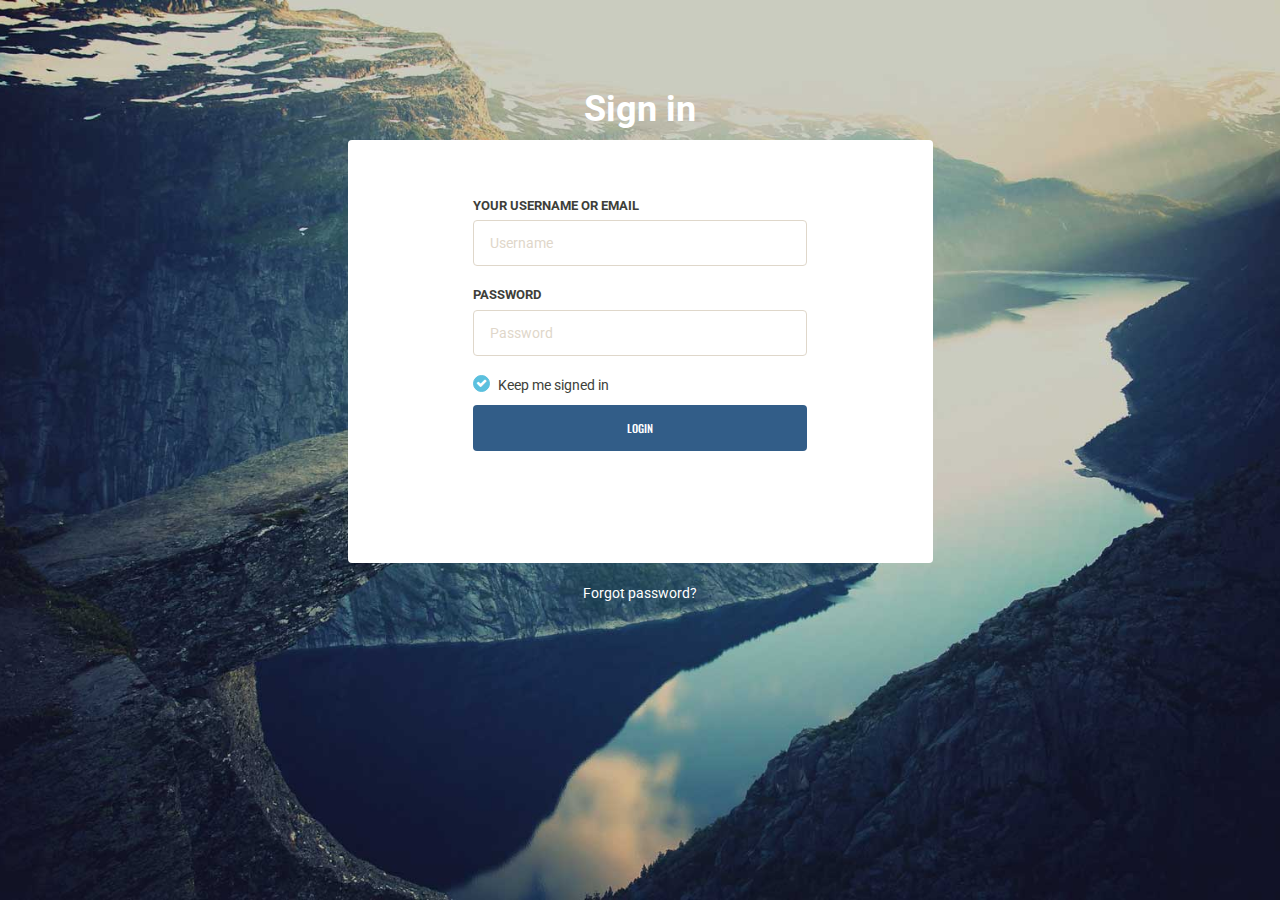
<file: login.html>
<?php session_start();
?>
<!doctype html>
<html lang="en" class="no-js">

<head>
	<meta charset="UTF-8">
	<meta http-equiv="X-UA-Compatible" content="IE=edge">
	<meta name="viewport" content="width=device-width, initial-scale=1, minimum-scale=1, maximum-scale=1">
	<meta name="description" content="">
	<meta name="author" content="">

	<title>Harmony - Free responsive Bootstrap admin template by Themestruck.com</title>

	<!-- Font awesome -->
	<link rel="stylesheet" href="css/font-awesome.min.css">
	<!-- Sandstone Bootstrap CSS -->
	<link rel="stylesheet" href="css/bootstrap.min.css">
	<!-- Bootstrap Datatables -->
	<link rel="stylesheet" href="css/dataTables.bootstrap.min.css">
	<!-- Bootstrap social button library -->
	<link rel="stylesheet" href="css/bootstrap-social.css">
	<!-- Bootstrap select -->
	<link rel="stylesheet" href="css/bootstrap-select.css">
	<!-- Bootstrap file input -->
	<link rel="stylesheet" href="css/fileinput.min.css">
	<!-- Awesome Bootstrap checkbox -->
	<link rel="stylesheet" href="css/awesome-bootstrap-checkbox.css">
	<!-- Admin Stye -->
	<link rel="stylesheet" href="css/style.css">

	<!--[if lt IE 9]>
      <script src="https://oss.maxcdn.com/html5shiv/3.7.2/html5shiv.min.js"></script>
      <script src="https://oss.maxcdn.com/respond/1.4.2/respond.min.js"></script>
    <![endif]-->

</head>

<body>
	
	<div class="login-page bk-img" style="background-image: url(img/login-bg.jpg);">
		<div class="form-content">
			<div class="container">
				<div class="row">
					<div class="col-md-6 col-md-offset-3">
						<h1 class="text-center text-bold text-light mt-4x">Sign in</h1>
						<div class="well row pt-2x pb-3x bk-light">
							<div class="col-md-8 col-md-offset-2">
								<form method="post" action="worker_login.php"class="mt">

									<label for="" class="text-uppercase text-sm">Your Username or Email</label>
									<input type="text" placeholder="Username" class="form-control mb">

									<label for="" class="text-uppercase text-sm">Password</label>
									<input type="password" placeholder="Password" class="form-control mb">

									<div class="checkbox checkbox-circle checkbox-info">
										<input id="checkbox7" type="checkbox" checked>
										<label for="checkbox7">
											Keep me signed in
										</label>
									</div>

									<button class="btn btn-primary btn-block" type="submit">LOGIN</button>
									 <?
				if(isset($_SESSION["ERROR"]))
				{
			?>
              <p><font color="#fd0202">&nbsp;&nbsp;&nbsp;&nbsp; <? echo $_SESSION["ERROR"]; ?></font></p>
              <?
					unset($_SESSION["ERROR"]);
				}
            ?>
								</form>
							</div>
						</div>
						<div class="text-center text-light">
							<a href="#" class="text-light">Forgot password?</a>
						</div>
					</div>
				</div>
			</div>
		</div>
	</div>
	
	<!-- Loading Scripts -->
	<script src="js/jquery.min.js"></script>
	<script src="js/bootstrap-select.min.js"></script>
	<script src="js/bootstrap.min.js"></script>
	<script src="js/jquery.dataTables.min.js"></script>
	<script src="js/dataTables.bootstrap.min.js"></script>
	<script src="js/Chart.min.js"></script>
	<script src="js/fileinput.js"></script>
	<script src="js/chartData.js"></script>
	<script src="js/main.js"></script>

</body>

</html>
</file>
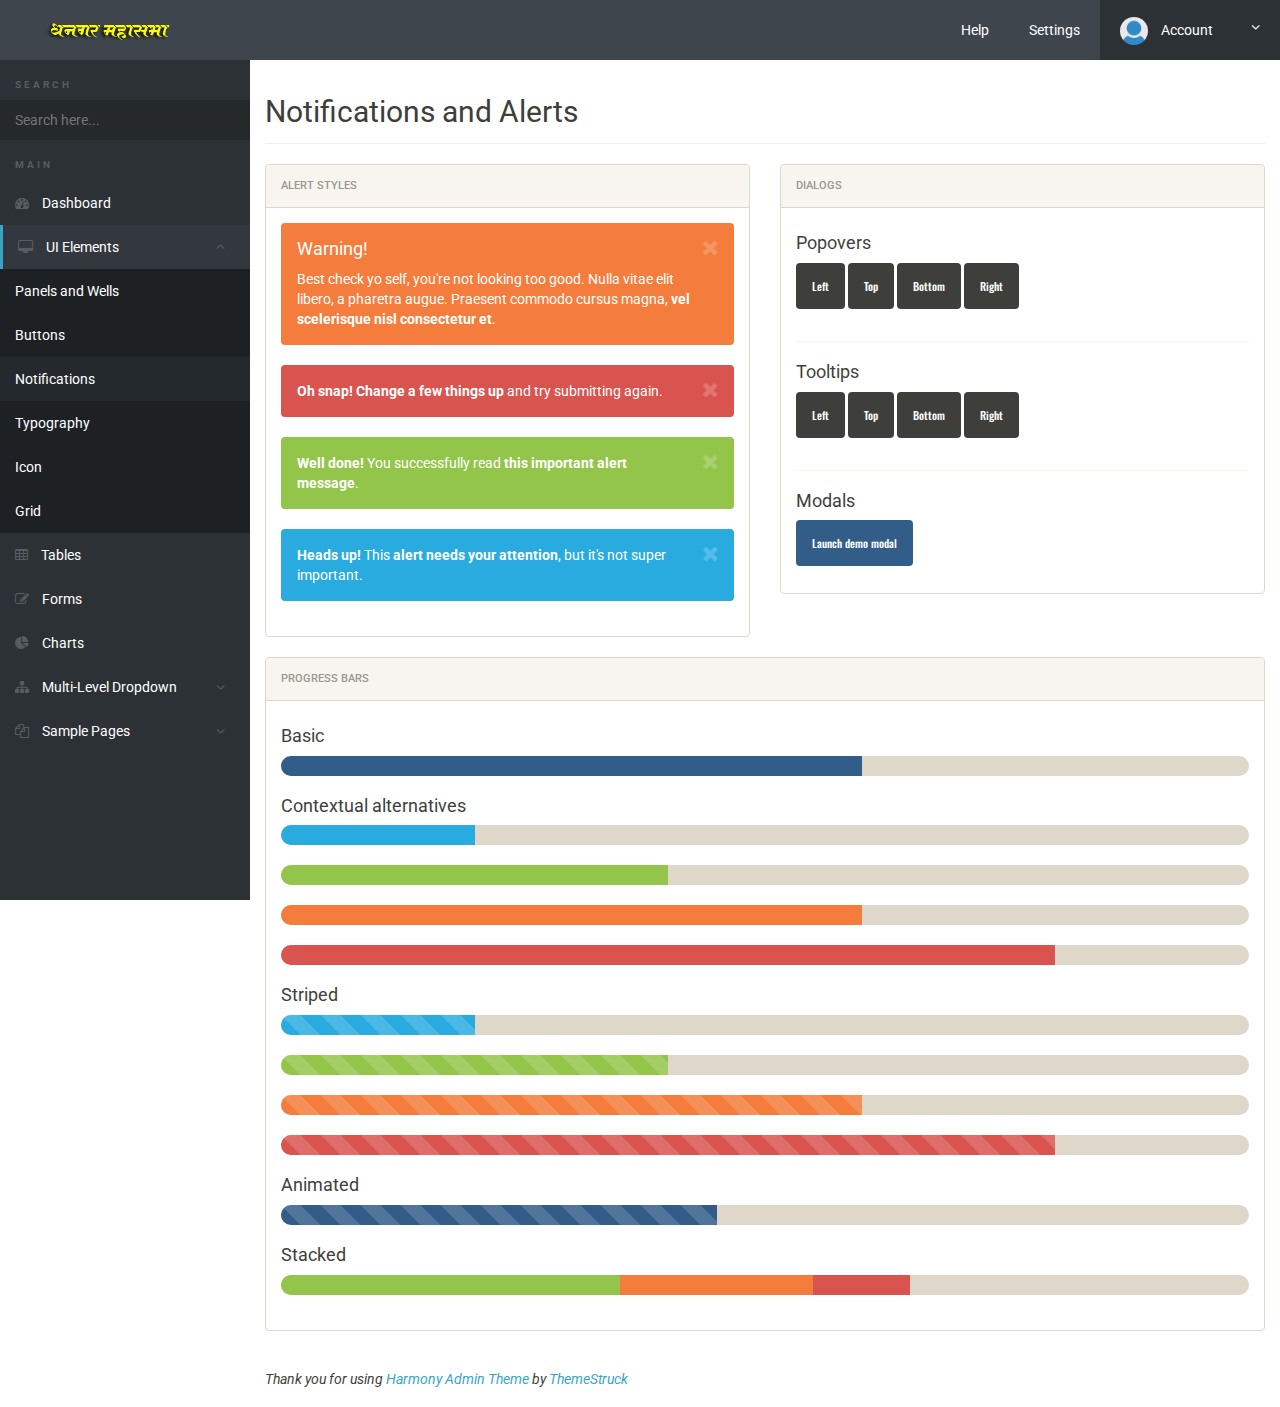
<file: notifications.html>
<!doctype html>
<html lang="en" class="no-js">

<head>
	<meta charset="UTF-8">
	<meta http-equiv="X-UA-Compatible" content="IE=edge">
	<meta name="viewport" content="width=device-width, initial-scale=1, minimum-scale=1, maximum-scale=1">
	<meta name="description" content="">
	<meta name="author" content="">
	<meta name="theme-color" content="#3e454c">
	
	<title>Harmony - Free responsive Bootstrap admin template by Themestruck.com</title>

	<!-- Font awesome -->
	<link rel="stylesheet" href="css/font-awesome.min.css">
	<!-- Sandstone Bootstrap CSS -->
	<link rel="stylesheet" href="css/bootstrap.min.css">
	<!-- Bootstrap Datatables -->
	<link rel="stylesheet" href="css/dataTables.bootstrap.min.css">
	<!-- Bootstrap social button library -->
	<link rel="stylesheet" href="css/bootstrap-social.css">
	<!-- Bootstrap select -->
	<link rel="stylesheet" href="css/bootstrap-select.css">
	<!-- Bootstrap file input -->
	<link rel="stylesheet" href="css/fileinput.min.css">
	<!-- Awesome Bootstrap checkbox -->
	<link rel="stylesheet" href="css/awesome-bootstrap-checkbox.css">
	<!-- Admin Stye -->
	<link rel="stylesheet" href="css/style.css">

	<!--[if lt IE 9]>
      <script src="https://oss.maxcdn.com/html5shiv/3.7.2/html5shiv.min.js"></script>
      <script src="https://oss.maxcdn.com/respond/1.4.2/respond.min.js"></script>
    <![endif]-->

</head>

<body>
	<div class="brand clearfix">
		<a href="index.html" class="logo"><img src="img/logo.jpg" class="img-responsive" alt=""></a>
		<span class="menu-btn"><i class="fa fa-bars"></i></span>
		<ul class="ts-profile-nav">
			<li><a href="#">Help</a></li>
			<li><a href="#">Settings</a></li>
			<li class="ts-account">
				<a href="#"><img src="img/ts-avatar.jpg" class="ts-avatar hidden-side" alt=""> Account <i class="fa fa-angle-down hidden-side"></i></a>
				<ul>
					<li><a href="#">My Account</a></li>
					<li><a href="#">Edit Account</a></li>
					<li><a href="#">Logout</a></li>
				</ul>
			</li>
		</ul>
	</div>

	<div class="ts-main-content">
		<nav class="ts-sidebar">
			<ul class="ts-sidebar-menu">
				<li class="ts-label">Search</li>
				<li>
					<input type="text" class="ts-sidebar-search" placeholder="Search here...">
				</li>
				<li class="ts-label">Main</li>
				<li><a href="index.html"><i class="fa fa-dashboard"></i> Dashboard</a></li>
				<li class="open"><a href="#"><i class="fa fa-desktop"></i> UI Elements</a>
					<ul>
						<li><a href="panels.html">Panels and Wells</a></li>
						<li><a href="buttons.html">Buttons</a></li>
						<li class="open"><a href="notifications.html">Notifications</a></li>
						<li><a href="typography.html">Typography</a></li>
						<li><a href="icon.html">Icon</a></li>
						<li><a href="grid.html">Grid</a></li>
					</ul>
				</li>
				<li><a href="tables.html"><i class="fa fa-table"></i> Tables</a></li>
				<li><a href="forms.html"><i class="fa fa-edit"></i> Forms</a></li>
				<li><a href="charts.html"><i class="fa fa-pie-chart"></i> Charts</a></li>
				<li><a href="#"><i class="fa fa-sitemap"></i> Multi-Level Dropdown</a>
					<ul>
						<li><a href="#">2nd level</a></li>
						<li><a href="#">2nd level</a></li>
						<li><a href="#">3rd level</a>
							<ul>
								<li><a href="#">3rd level</a></li>
								<li><a href="#">3rd level</a></li>
							</ul>
						</li>
					</ul>
				</li>
				<li><a href="#"><i class="fa fa-files-o"></i> Sample Pages</a>
					<ul>
						<li><a href="blank.html">Blank page</a></li>
						<li><a href="login.html">Login page</a></li>
					</ul>
				</li>

				<!-- Account from above -->
				<ul class="ts-profile-nav">
					<li><a href="#">Help</a></li>
					<li><a href="#">Settings</a></li>
					<li class="ts-account">
						<a href="#"><img src="img/ts-avatar.jpg" class="ts-avatar hidden-side" alt=""> Account <i class="fa fa-angle-down hidden-side"></i></a>
						<ul>
							<li><a href="#">My Account</a></li>
							<li><a href="#">Edit Account</a></li>
							<li><a href="#">Logout</a></li>
						</ul>
					</li>
				</ul>

			</ul>
		</nav>
		<div class="content-wrapper">
			<div class="container-fluid">

				<div class="row">
					<div class="col-md-12">
					
						<h2 class="page-title">Notifications and Alerts</h2>
						<div class="row">
							<div class="col-md-6">
								<div class="panel panel-default">
									<div class="panel-heading">Alert Styles</div>
									<div class="panel-body">
										<div class="alert alert-dismissible alert-warning">
											<button type="button" class="close" data-dismiss="alert"><i class="fa fa-remove"></i></button>
											<h4>Warning!</h4>
											<p>Best check yo self, you're not looking too good. Nulla vitae elit libero, a pharetra augue. Praesent commodo cursus magna, <a href="#" class="alert-link">vel scelerisque nisl consectetur et</a>.</p>
										</div>
										<div class="alert alert-dismissible alert-danger">
											<button type="button" class="close" data-dismiss="alert"><i class="fa fa-remove"></i></button>
											<strong>Oh snap!</strong> <a href="#" class="alert-link">Change a few things up</a> and try submitting again.
										</div>
										<div class="alert alert-dismissible alert-success">
											<button type="button" class="close" data-dismiss="alert"><i class="fa fa-remove"></i></button>
											<strong>Well done!</strong> You successfully read <a href="#" class="alert-link">this important alert message</a>.
										</div>
										<div class="alert alert-dismissible alert-info">
											<button type="button" class="close" data-dismiss="alert"><i class="fa fa-remove"></i></button>
											<strong>Heads up!</strong> This <a href="#" class="alert-link">alert needs your attention</a>, but it's not super important.
										</div>
									</div>
								</div>
							</div>
							<div class="col-md-6">
								<div class="panel panel-default">
									<div class="panel-heading">Dialogs</div>
									<div class="panel-body">

										<h4>Popovers</h4>
										<button type="button" class="btn btn-default" data-container="body" data-toggle="popover" data-placement="left" data-content="Vivamus sagittis lacus vel augue laoreet rutrum faucibus." data-original-title="" title="">Left</button>

										<button type="button" class="btn btn-default" data-container="body" data-toggle="popover" data-placement="top" data-content="Vivamus sagittis lacus vel augue laoreet rutrum faucibus." data-original-title="" title="">Top</button>

										<button type="button" class="btn btn-default" data-container="body" data-toggle="popover" data-placement="bottom" data-content="Vivamus
sagittis lacus vel augue laoreet rutrum faucibus." data-original-title="" title="">Bottom</button>

										<button type="button" class="btn btn-default" data-container="body" data-toggle="popover" data-placement="right" data-content="Vivamus sagittis lacus vel augue laoreet rutrum faucibus." data-original-title="" title="">Right</button>

										<hr>
										<h4>Tooltips</h4>
										<button type="button" class="btn btn-default" data-toggle="tooltip" data-placement="left" title="" data-original-title="Tooltip on left">Left</button>

										<button type="button" class="btn btn-default" data-toggle="tooltip" data-placement="top" title="" data-original-title="Tooltip on top">Top</button>

										<button type="button" class="btn btn-default" data-toggle="tooltip" data-placement="bottom" title="" data-original-title="Tooltip on bottom">Bottom</button>

										<button type="button" class="btn btn-default" data-toggle="tooltip" data-placement="right" title="" data-original-title="Tooltip on right">Right</button>

										<hr>
										<h4>Modals</h4>
										<!-- Button trigger modal -->
										<button type="button" class="btn btn-primary" data-toggle="modal" data-target="#myModal">
											Launch demo modal
										</button>

										<!-- Modal -->
										<div class="modal fade" id="myModal" tabindex="-1" role="dialog" aria-labelledby="myModalLabel">
											<div class="modal-dialog" role="document">
												<div class="modal-content">
													<div class="modal-header">
														<button type="button" class="close" data-dismiss="modal" aria-label="Close"><span aria-hidden="true">&times;</span></button>
														<h4 class="modal-title" id="myModalLabel">Modal title</h4>
													</div>
													<div class="modal-body">
														...
													</div>
													<div class="modal-footer">
														<button type="button" class="btn btn-default" data-dismiss="modal">Close</button>
														<button type="button" class="btn btn-primary">Save changes</button>
													</div>
												</div>
											</div>
										</div>

									</div>
								</div>
							</div>
						</div>
						<div class="panel panel-default">
							<div class="panel-heading">Progress Bars</div>
							<div class="panel-body">
							
								<h4>Basic</h4>
								
								<div class="progress">
								  <div class="progress-bar" style="width: 60%;"></div>
								</div>
								
								<h4>Contextual alternatives</h4>
								
								<div class="progress">
								  <div class="progress-bar progress-bar-info" style="width: 20%"></div>
								</div>

								<div class="progress">
								  <div class="progress-bar progress-bar-success" style="width: 40%"></div>
								</div>

								<div class="progress">
								  <div class="progress-bar progress-bar-warning" style="width: 60%"></div>
								</div>

								<div class="progress">
								  <div class="progress-bar progress-bar-danger" style="width: 80%"></div>
								</div>
								
								<h4>Striped</h4>
								
								<div class="progress progress-striped">
								  <div class="progress-bar progress-bar-info" style="width: 20%"></div>
								</div>

								<div class="progress progress-striped">
								  <div class="progress-bar progress-bar-success" style="width: 40%"></div>
								</div>

								<div class="progress progress-striped">
								  <div class="progress-bar progress-bar-warning" style="width: 60%"></div>
								</div>

								<div class="progress progress-striped">
								  <div class="progress-bar progress-bar-danger" style="width: 80%"></div>
								</div>
								
								<h4>Animated</h4>
								
								<div class="progress progress-striped active">
								  <div class="progress-bar" style="width: 45%"></div>
								</div>
								
								<h4>Stacked</h4>
								
								<div class="progress">
								  <div class="progress-bar progress-bar-success" style="width: 35%"></div>
								  <div class="progress-bar progress-bar-warning" style="width: 20%"></div>
								  <div class="progress-bar progress-bar-danger" style="width: 10%"></div>
								</div>
								
							</div>
						</div>

					</div>
				</div>
				
				<div class="row">
					<div class="clearfix pt pb">
						<div class="col-md-12">
							<em>Thank you for using <a href="http://themestruck.com/theme/harmony/"> Harmony Admin Theme </a> by <a href="http://themestruck.com/">ThemeStruck</a></em>
						</div>
					</div>
				</div>

			</div>
		</div>
	</div>

	<!-- Loading Scripts -->
	<script src="js/jquery.min.js"></script>
	<script src="js/bootstrap-select.min.js"></script>
	<script src="js/bootstrap.min.js"></script>
	<script src="js/jquery.dataTables.min.js"></script>
	<script src="js/dataTables.bootstrap.min.js"></script>
	<script src="js/Chart.min.js"></script>
	<script src="js/fileinput.js"></script>
	<script src="js/chartData.js"></script>
	<script src="js/main.js"></script>

</body>

</html>
</file>
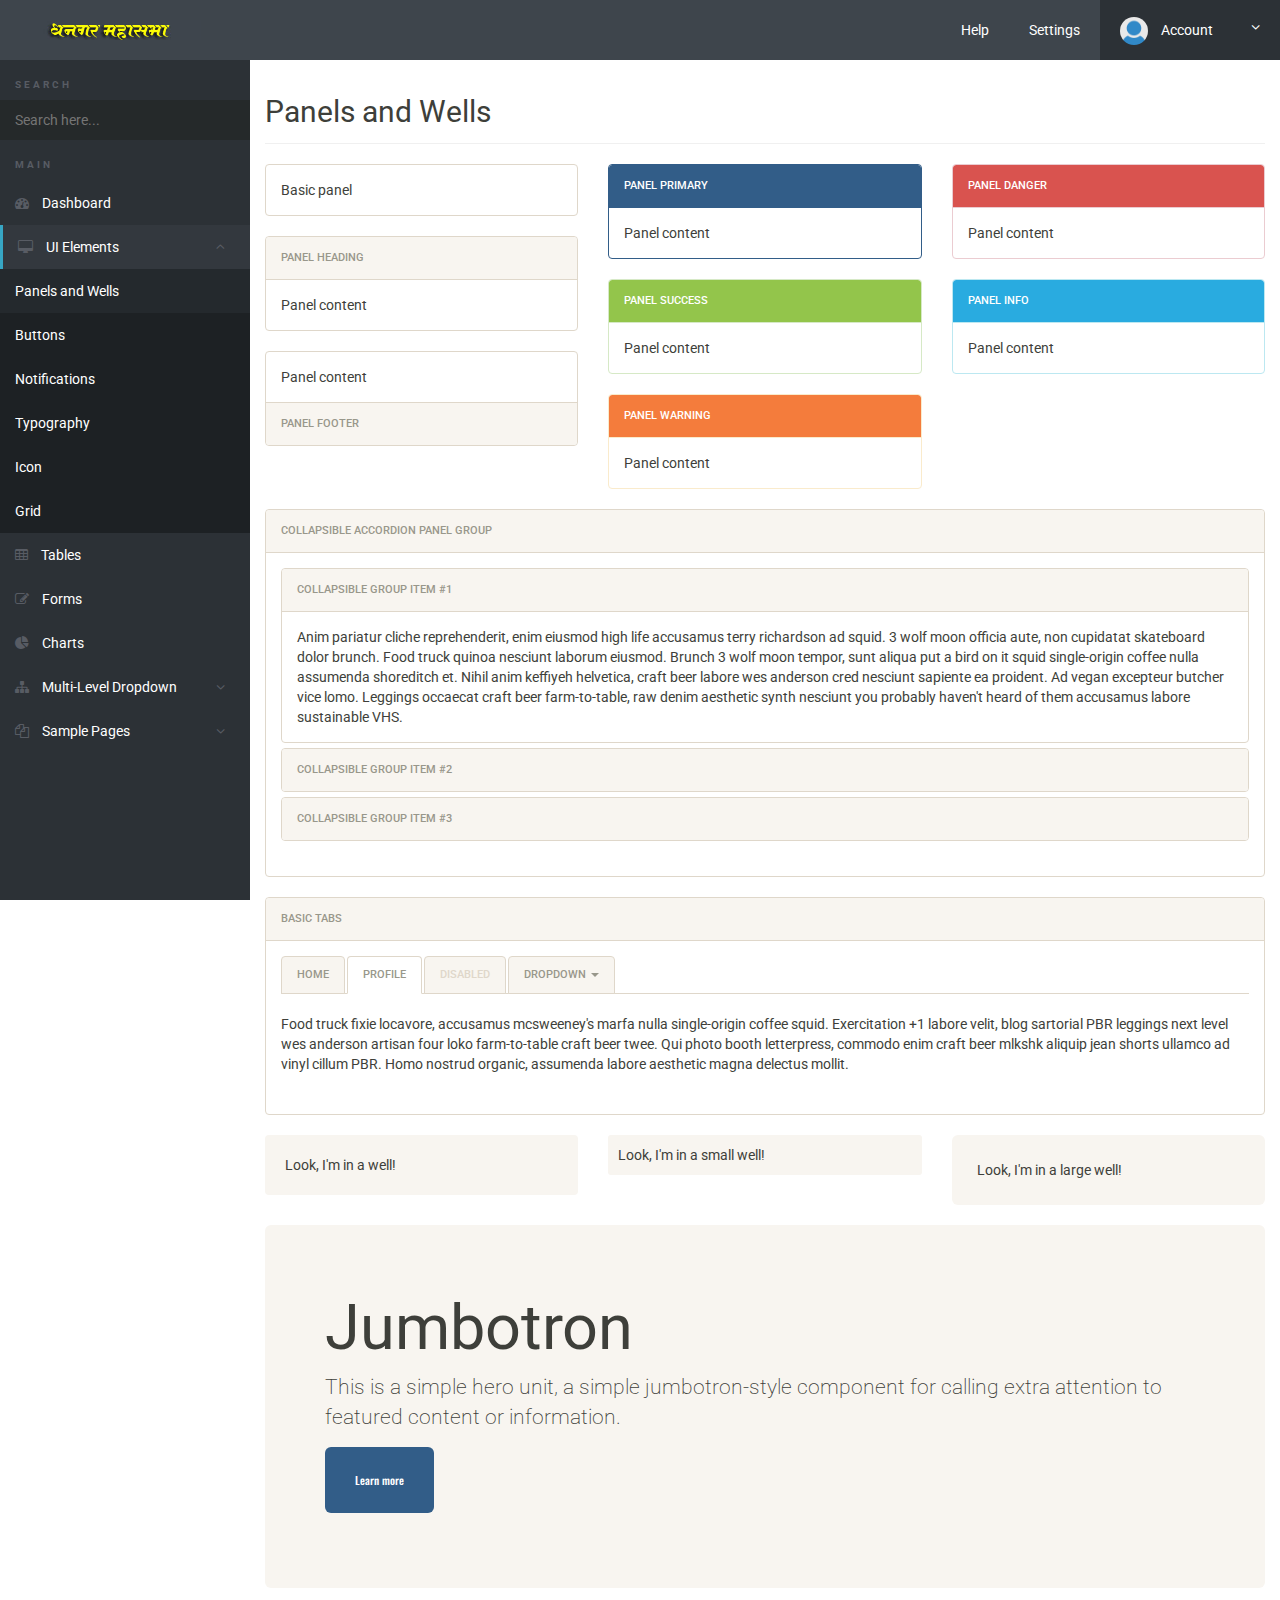
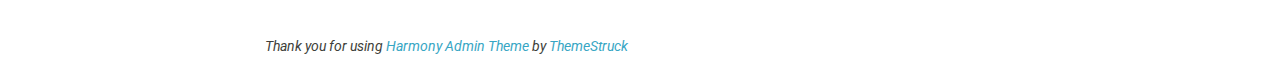
<file: panels.html>
<!doctype html>
<html lang="en" class="no-js">

<head>
	<meta charset="UTF-8">
	<meta http-equiv="X-UA-Compatible" content="IE=edge">
	<meta name="viewport" content="width=device-width, initial-scale=1, minimum-scale=1, maximum-scale=1">
	<meta name="description" content="">
	<meta name="author" content="">
	<meta name="theme-color" content="#3e454c">
	
	<title>Harmony - Free responsive Bootstrap admin template by Themestruck.com</title>

	<!-- Font awesome -->
	<link rel="stylesheet" href="css/font-awesome.min.css">
	<!-- Sandstone Bootstrap CSS -->
	<link rel="stylesheet" href="css/bootstrap.min.css">
	<!-- Bootstrap Datatables -->
	<link rel="stylesheet" href="css/dataTables.bootstrap.min.css">
	<!-- Bootstrap social button library -->
	<link rel="stylesheet" href="css/bootstrap-social.css">
	<!-- Bootstrap select -->
	<link rel="stylesheet" href="css/bootstrap-select.css">
	<!-- Bootstrap file input -->
	<link rel="stylesheet" href="css/fileinput.min.css">
	<!-- Awesome Bootstrap checkbox -->
	<link rel="stylesheet" href="css/awesome-bootstrap-checkbox.css">
	<!-- Admin Stye -->
	<link rel="stylesheet" href="css/style.css">

	<!--[if lt IE 9]>
      <script src="https://oss.maxcdn.com/html5shiv/3.7.2/html5shiv.min.js"></script>
      <script src="https://oss.maxcdn.com/respond/1.4.2/respond.min.js"></script>
    <![endif]-->

</head>

<body>
	<div class="brand clearfix">
		<a href="index.html" class="logo"><img src="img/logo.jpg" class="img-responsive" alt=""></a>
		<span class="menu-btn"><i class="fa fa-bars"></i></span>
		<ul class="ts-profile-nav">
			<li><a href="#">Help</a></li>
			<li><a href="#">Settings</a></li>
			<li class="ts-account">
				<a href="#"><img src="img/ts-avatar.jpg" class="ts-avatar hidden-side" alt=""> Account <i class="fa fa-angle-down hidden-side"></i></a>
				<ul>
					<li><a href="#">My Account</a></li>
					<li><a href="#">Edit Account</a></li>
					<li><a href="#">Logout</a></li>
				</ul>
			</li>
		</ul>
	</div>

	<div class="ts-main-content">
		<nav class="ts-sidebar">
			<ul class="ts-sidebar-menu">
				<li class="ts-label">Search</li>
				<li>
					<input type="text" class="ts-sidebar-search" placeholder="Search here...">
				</li>
				<li class="ts-label">Main</li>
				<li><a href="index.html"><i class="fa fa-dashboard"></i> Dashboard</a></li>
				<li class="open"><a href="#"><i class="fa fa-desktop"></i> UI Elements</a>
					<ul>
						<li class="open"><a href="panels.html">Panels and Wells</a></li>
						<li><a href="buttons.html">Buttons</a></li>
						<li><a href="notifications.html">Notifications</a></li>
						<li><a href="typography.html">Typography</a></li>
						<li><a href="icon.html">Icon</a></li>
						<li><a href="grid.html">Grid</a></li>
					</ul>
				</li>
				<li><a href="tables.html"><i class="fa fa-table"></i> Tables</a></li>
				<li><a href="forms.html"><i class="fa fa-edit"></i> Forms</a></li>
				<li><a href="charts.html"><i class="fa fa-pie-chart"></i> Charts</a></li>
				<li><a href="#"><i class="fa fa-sitemap"></i> Multi-Level Dropdown</a>
					<ul>
						<li><a href="#">2nd level</a></li>
						<li><a href="#">2nd level</a></li>
						<li><a href="#">3rd level</a>
							<ul>
								<li><a href="#">3rd level</a></li>
								<li><a href="#">3rd level</a></li>
							</ul>
						</li>
					</ul>
				</li>
				<li><a href="#"><i class="fa fa-files-o"></i> Sample Pages</a>
					<ul>
						<li><a href="blank.html">Blank page</a></li>
						<li><a href="login.html">Login page</a></li>
					</ul>
				</li>

				<!-- Account from above -->
				<ul class="ts-profile-nav">
					<li><a href="#">Help</a></li>
					<li><a href="#">Settings</a></li>
					<li class="ts-account">
						<a href="#"><img src="img/ts-avatar.jpg" class="ts-avatar hidden-side" alt=""> Account <i class="fa fa-angle-down hidden-side"></i></a>
						<ul>
							<li><a href="#">My Account</a></li>
							<li><a href="#">Edit Account</a></li>
							<li><a href="#">Logout</a></li>
						</ul>
					</li>
				</ul>

			</ul>
		</nav>
		<div class="content-wrapper">
			<div class="container-fluid">

				<div class="row">
					<div class="col-md-12">

						<h2 class="page-title">Panels and Wells</h2>
						<div class="row">
							<div class="col-md-4">
								<div class="panel panel-default">
									<div class="panel-body">
										Basic panel
									</div>
								</div>

								<div class="panel panel-default">
									<div class="panel-heading">Panel heading</div>
									<div class="panel-body">
										Panel content
									</div>
								</div>

								<div class="panel panel-default">
									<div class="panel-body">
										Panel content
									</div>
									<div class="panel-footer">Panel footer</div>
								</div>
							</div>
							<div class="col-md-4">
								<div class="panel panel-primary">
									<div class="panel-heading">
										<h3 class="panel-title">Panel primary</h3>
									</div>
									<div class="panel-body">
										Panel content
									</div>
								</div>

								<div class="panel panel-success">
									<div class="panel-heading">
										<h3 class="panel-title">Panel success</h3>
									</div>
									<div class="panel-body">
										Panel content
									</div>
								</div>

								<div class="panel panel-warning">
									<div class="panel-heading">
										<h3 class="panel-title">Panel warning</h3>
									</div>
									<div class="panel-body">
										Panel content
									</div>
								</div>
							</div>
							<div class="col-md-4">
								<div class="panel panel-danger">
									<div class="panel-heading">
										<h3 class="panel-title">Panel danger</h3>
									</div>
									<div class="panel-body">
										Panel content
									</div>
								</div>

								<div class="panel panel-info">
									<div class="panel-heading">
										<h3 class="panel-title">Panel info</h3>
									</div>
									<div class="panel-body">
										Panel content
									</div>
								</div>
							</div>
						</div>

						<div class="panel panel-default">
							<div class="panel-heading">Collapsible Accordion Panel Group</div>
							<div class="panel-body">
								<div class="panel-group" id="accordion" role="tablist" aria-multiselectable="true">
									<div class="panel panel-default">
										<div class="panel-heading" role="tab" id="headingOne">
											<h4 class="panel-title">
        <a role="button" data-toggle="collapse" data-parent="#accordion" href="#collapseOne" aria-expanded="true" aria-controls="collapseOne">
          Collapsible Group Item #1
        </a>
      </h4>
										</div>
										<div id="collapseOne" class="panel-collapse collapse in" role="tabpanel" aria-labelledby="headingOne">
											<div class="panel-body">
												Anim pariatur cliche reprehenderit, enim eiusmod high life accusamus terry richardson ad squid. 3 wolf moon officia aute, non cupidatat skateboard dolor brunch. Food truck quinoa nesciunt laborum eiusmod. Brunch 3 wolf moon tempor, sunt aliqua put a bird on it squid single-origin coffee nulla assumenda shoreditch et. Nihil anim keffiyeh helvetica, craft beer labore wes anderson cred nesciunt sapiente ea proident. Ad vegan excepteur butcher vice lomo. Leggings occaecat craft beer farm-to-table, raw denim aesthetic synth nesciunt you probably haven't heard of them accusamus labore sustainable VHS.
											</div>
										</div>
									</div>
									<div class="panel panel-default">
										<div class="panel-heading" role="tab" id="headingTwo">
											<h4 class="panel-title">
        <a class="collapsed" role="button" data-toggle="collapse" data-parent="#accordion" href="#collapseTwo" aria-expanded="false" aria-controls="collapseTwo">
          Collapsible Group Item #2
        </a>
      </h4>
										</div>
										<div id="collapseTwo" class="panel-collapse collapse" role="tabpanel" aria-labelledby="headingTwo">
											<div class="panel-body">
												Anim pariatur cliche reprehenderit, enim eiusmod high life accusamus terry richardson ad squid. 3 wolf moon officia aute, non cupidatat skateboard dolor brunch. Food truck quinoa nesciunt laborum eiusmod. Brunch 3 wolf moon tempor, sunt aliqua put a bird on it squid single-origin coffee nulla assumenda shoreditch et. Nihil anim keffiyeh helvetica, craft beer labore wes anderson cred nesciunt sapiente ea proident. Ad vegan excepteur butcher vice lomo. Leggings occaecat craft beer farm-to-table, raw denim aesthetic synth nesciunt you probably haven't heard of them accusamus labore sustainable VHS.
											</div>
										</div>
									</div>
									<div class="panel panel-default">
										<div class="panel-heading" role="tab" id="headingThree">
											<h4 class="panel-title">
        <a class="collapsed" role="button" data-toggle="collapse" data-parent="#accordion" href="#collapseThree" aria-expanded="false" aria-controls="collapseThree">
          Collapsible Group Item #3
        </a>
      </h4>
										</div>
										<div id="collapseThree" class="panel-collapse collapse" role="tabpanel" aria-labelledby="headingThree">
											<div class="panel-body">
												Anim pariatur cliche reprehenderit, enim eiusmod high life accusamus terry richardson ad squid. 3 wolf moon officia aute, non cupidatat skateboard dolor brunch. Food truck quinoa nesciunt laborum eiusmod. Brunch 3 wolf moon tempor, sunt aliqua put a bird on it squid single-origin coffee nulla assumenda shoreditch et. Nihil anim keffiyeh helvetica, craft beer labore wes anderson cred nesciunt sapiente ea proident. Ad vegan excepteur butcher vice lomo. Leggings occaecat craft beer farm-to-table, raw denim aesthetic synth nesciunt you probably haven't heard of them accusamus labore sustainable VHS.
											</div>
										</div>
									</div>
								</div>
							</div>
						</div>

						<div class="row">
							<div class="col-md-12">
								<div class="panel panel-default">
									<div class="panel-heading">Basic Tabs</div>
									<div class="panel-body">
										<ul class="nav nav-tabs">
											<li class=""><a href="#home" data-toggle="tab" aria-expanded="false">Home</a></li>
											<li class="active"><a href="#profile" data-toggle="tab" aria-expanded="true">Profile</a></li>
											<li class="disabled"><a>Disabled</a></li>
											<li class="dropdown">
												<a class="dropdown-toggle" data-toggle="dropdown" href="#" aria-expanded="false">
											  Dropdown <span class="caret"></span>
											</a>
												<ul class="dropdown-menu">
													<li><a href="#dropdown1" data-toggle="tab">Action</a></li>
													<li class="divider"></li>
													<li><a href="#dropdown2" data-toggle="tab">Another action</a></li>
												</ul>
											</li>
										</ul>
										<br>
										<div id="myTabContent" class="tab-content">
											<div class="tab-pane fade" id="home">
												<p>Raw denim you probably haven't heard of them jean shorts Austin. Nesciunt tofu stumptown aliqua, retro synth master cleanse. Mustache cliche tempor, williamsburg carles vegan helvetica. Reprehenderit butcher retro keffiyeh dreamcatcher synth. Cosby sweater eu banh mi, qui irure terry richardson ex squid. Aliquip placeat salvia cillum iphone. Seitan aliquip quis cardigan american apparel, butcher voluptate nisi qui.</p>
											</div>
											<div class="tab-pane fade active in" id="profile">
												<p>Food truck fixie locavore, accusamus mcsweeney's marfa nulla single-origin coffee squid. Exercitation +1 labore velit, blog sartorial PBR leggings next level wes anderson artisan four loko farm-to-table craft beer twee. Qui photo booth letterpress, commodo enim craft beer mlkshk aliquip jean shorts ullamco ad vinyl cillum PBR. Homo nostrud organic, assumenda labore aesthetic magna delectus mollit.</p>
											</div>
											<div class="tab-pane fade" id="dropdown1">
												<p>Etsy mixtape wayfarers, ethical wes anderson tofu before they sold out mcsweeney's organic lomo retro fanny pack lo-fi farm-to-table readymade. Messenger bag gentrify pitchfork tattooed craft beer, iphone skateboard locavore carles etsy salvia banksy hoodie helvetica. DIY synth PBR banksy irony. Leggings gentrify squid 8-bit cred pitchfork.</p>
											</div>
											<div class="tab-pane fade" id="dropdown2">
												<p>Trust fund seitan letterpress, keytar raw denim keffiyeh etsy art party before they sold out master cleanse gluten-free squid scenester freegan cosby sweater. Fanny pack portland seitan DIY, art party locavore wolf cliche high life echo park Austin. Cred vinyl keffiyeh DIY salvia PBR, banh mi before they sold out farm-to-table VHS viral locavore cosby sweater.</p>
											</div>
										</div>
									</div>
								</div>
							</div>
						</div>

						<div class="row">
							<div class="col-md-4">
								<div class="well">
									Look, I'm in a well!
								</div>
							</div>
							<div class="col-md-4">
								<div class="well well-sm">
									Look, I'm in a small well!
								</div>
							</div>
							<div class="col-md-4">
								<div class="well well-lg">
									Look, I'm in a large well!
								</div>
							</div>
						</div>

						<div class="jumbotron">
							<h1>Jumbotron</h1>
							<p>This is a simple hero unit, a simple jumbotron-style component for calling extra attention to featured content or information.</p>
							<p><a class="btn btn-primary btn-lg">Learn more</a></p>
						</div>

					</div>
				</div>

				<div class="row">
					<div class="clearfix pt pb">
						<div class="col-md-12">
							<em>Thank you for using <a href="http://themestruck.com/theme/harmony/"> Harmony Admin Theme </a> by <a href="http://themestruck.com/">ThemeStruck</a></em>
						</div>
					</div>
				</div>

			</div>
		</div>
	</div>

	<!-- Loading Scripts -->
	<script src="js/jquery.min.js"></script>
	<script src="js/bootstrap-select.min.js"></script>
	<script src="js/bootstrap.min.js"></script>
	<script src="js/jquery.dataTables.min.js"></script>
	<script src="js/dataTables.bootstrap.min.js"></script>
	<script src="js/Chart.min.js"></script>
	<script src="js/fileinput.js"></script>
	<script src="js/chartData.js"></script>
	<script src="js/main.js"></script>

</body>

</html>
</file>
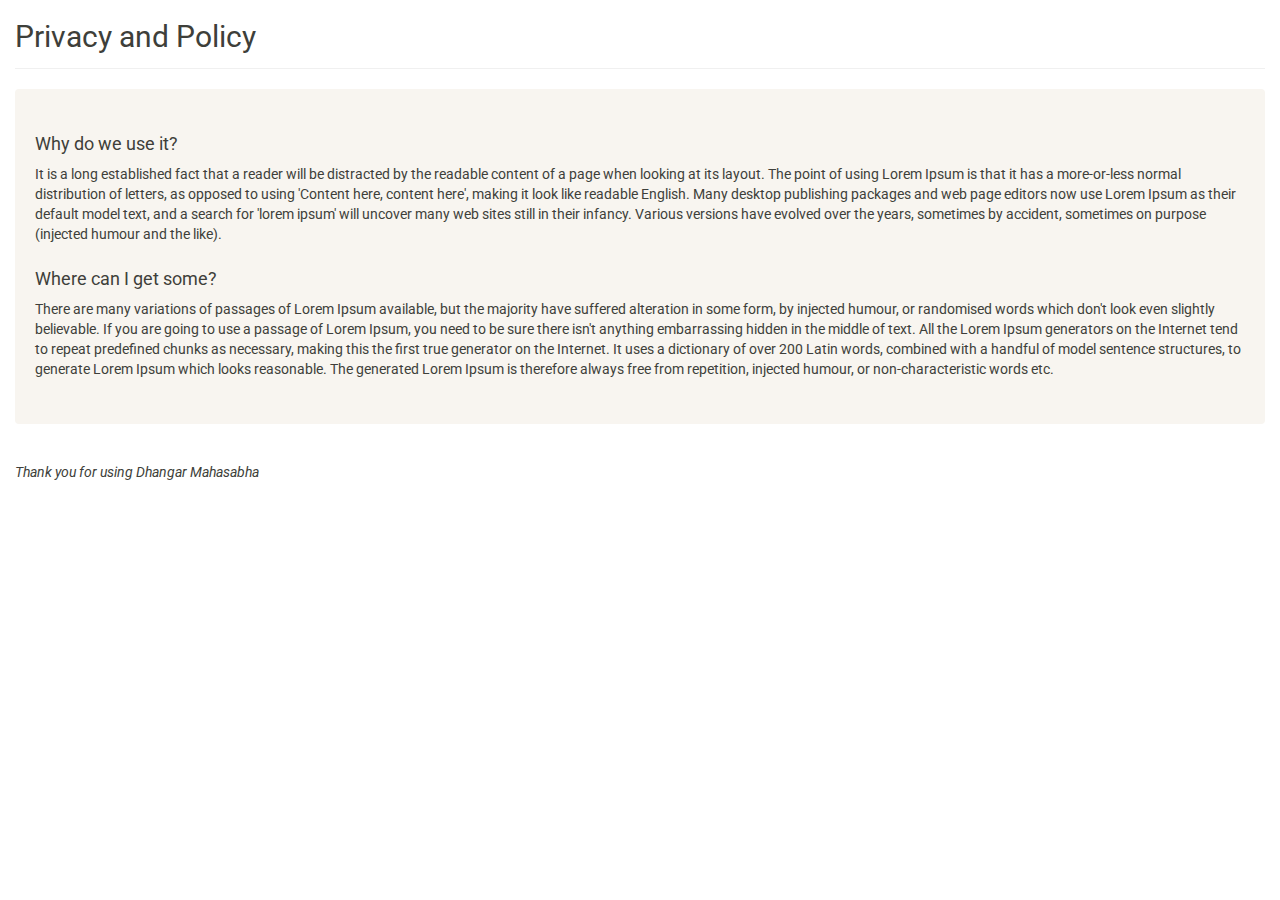
<file: privacy_and_policy.html>
<!doctype html>
<html lang="en" class="no-js">

<head>
	<meta charset="UTF-8">
	<meta http-equiv="X-UA-Compatible" content="IE=edge">
	<meta name="viewport" content="width=device-width, initial-scale=1, minimum-scale=1, maximum-scale=1">
	<meta name="description" content="">
	<meta name="author" content="">
	<meta name="theme-color" content="#3e454c">

	<title>Dhangar Mahasabha</title>

	<!-- Font awesome -->
	<link rel="stylesheet" href="css/font-awesome.min.css">
	<!-- Sandstone Bootstrap CSS -->
	<link rel="stylesheet" href="css/bootstrap.min.css">
	<!-- Bootstrap Datatables -->
	<link rel="stylesheet" href="css/dataTables.bootstrap.min.css">
	<!-- Bootstrap social button library -->
	<link rel="stylesheet" href="css/bootstrap-social.css">
	<!-- Bootstrap select -->
	<link rel="stylesheet" href="css/bootstrap-select.css">
	<!-- Bootstrap file input -->
	<link rel="stylesheet" href="css/fileinput.min.css">
	<!-- Awesome Bootstrap checkbox -->
	<link rel="stylesheet" href="css/awesome-bootstrap-checkbox.css">
	<!-- Admin Stye -->
	<link rel="stylesheet" href="css/style.css">

	<!--[if lt IE 9]>
      <script src="https://oss.maxcdn.com/html5shiv/3.7.2/html5shiv.min.js"></script>
      <script src="https://oss.maxcdn.com/respond/1.4.2/respond.min.js"></script>
    <![endif]-->

</head>

<body>
	

	
		
		<div class="content-wrapper">
			<div class="container-fluid">

				<div class="row">
					<div class="col-md-12">
					
						<h2 class="page-title">Privacy and Policy</h2>
						
						<div class="well">
							<p>
								<h4>Why do we use it?</h4>

It is a long established fact that a reader will be distracted by the readable content of a page when looking at its layout. The point of using Lorem Ipsum is that it has a more-or-less normal distribution of letters, as opposed to using 'Content here, content here', making it look like readable English. Many desktop publishing packages and web page editors now use Lorem Ipsum as their default model text, and a search for 'lorem ipsum' will uncover many web sites still in their infancy. Various versions have evolved over the years, sometimes by accident, sometimes on purpose (injected humour and the like).
							</p>
							<p>
							<h4>Where can I get some?</h4>

There are many variations of passages of Lorem Ipsum available, but the majority have suffered alteration in some form, by injected humour, or randomised words which don't look even slightly believable. If you are going to use a passage of Lorem Ipsum, you need to be sure there isn't anything embarrassing hidden in the middle of text. All the Lorem Ipsum generators on the Internet tend to repeat predefined chunks as necessary, making this the first true generator on the Internet. It uses a dictionary of over 200 Latin words, combined with a handful of model sentence structures, to generate Lorem Ipsum which looks reasonable. The generated Lorem Ipsum is therefore always free from repetition, injected humour, or non-characteristic words etc.	</p>
						</div>
						
					</div>
				</div>
				
				<div class="row">
					<div class="clearfix pt pb">
						<div class="col-md-12">
							<em>Thank you for using Dhangar Mahasabha</em>
						</div>
					</div>
				</div>

			</div>
		</div>
	</div>

	<!-- Loading Scripts -->
	<script src="js/jquery.min.js"></script>
	<script src="js/bootstrap-select.min.js"></script>
	<script src="js/bootstrap.min.js"></script>
	<script src="js/jquery.dataTables.min.js"></script>
	<script src="js/dataTables.bootstrap.min.js"></script>
	<script src="js/Chart.min.js"></script>
	<script src="js/fileinput.js"></script>
	<script src="js/chartData.js"></script>
	<script src="js/main.js"></script>

</body>

</html>
</file>
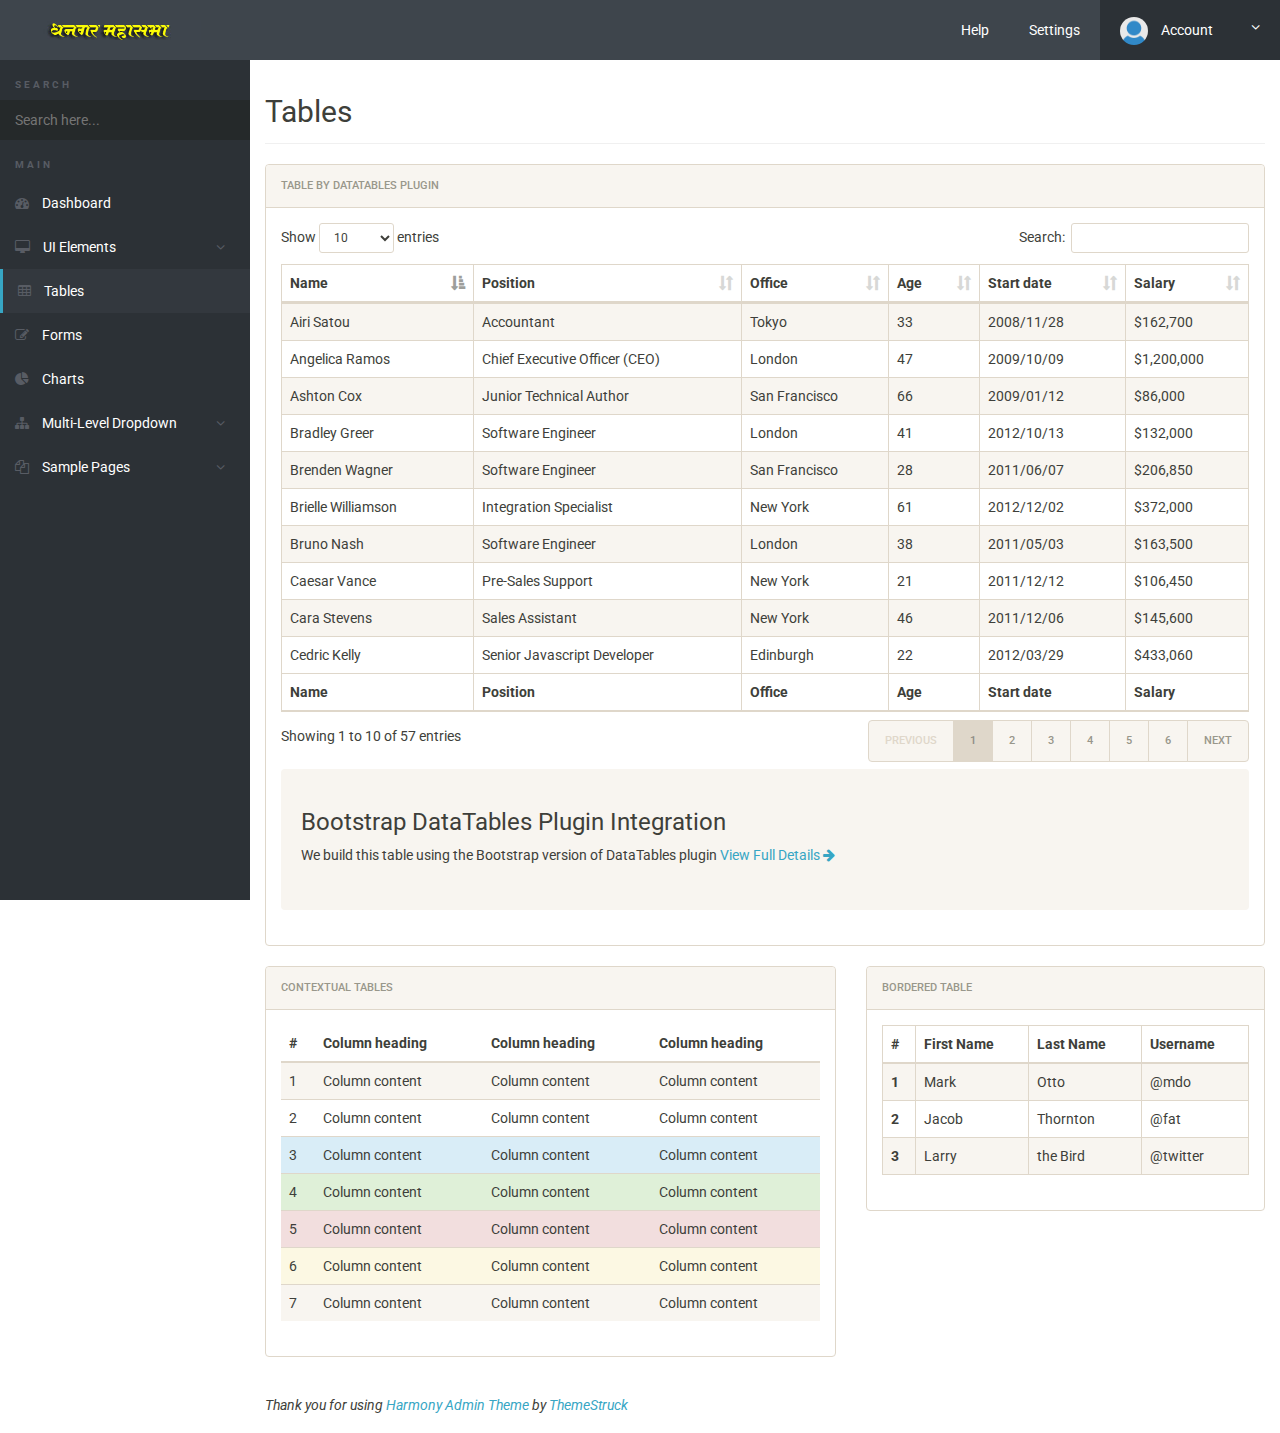
<file: tables.html>
<!doctype html>
<html lang="en" class="no-js">

<head>
	<meta charset="UTF-8">
	<meta http-equiv="X-UA-Compatible" content="IE=edge">
	<meta name="viewport" content="width=device-width, initial-scale=1, minimum-scale=1, maximum-scale=1">
	<meta name="description" content="">
	<meta name="author" content="">
	<meta name="theme-color" content="#3e454c">
	
	<title>Harmony - Free responsive Bootstrap admin template by Themestruck.com</title>

	<!-- Font awesome -->
	<link rel="stylesheet" href="css/font-awesome.min.css">
	<!-- Sandstone Bootstrap CSS -->
	<link rel="stylesheet" href="css/bootstrap.min.css">
	<!-- Bootstrap Datatables -->
	<link rel="stylesheet" href="css/dataTables.bootstrap.min.css">
	<!-- Bootstrap social button library -->
	<link rel="stylesheet" href="css/bootstrap-social.css">
	<!-- Bootstrap select -->
	<link rel="stylesheet" href="css/bootstrap-select.css">
	<!-- Bootstrap file input -->
	<link rel="stylesheet" href="css/fileinput.min.css">
	<!-- Awesome Bootstrap checkbox -->
	<link rel="stylesheet" href="css/awesome-bootstrap-checkbox.css">
	<!-- Admin Stye -->
	<link rel="stylesheet" href="css/style.css">

	<!--[if lt IE 9]>
      <script src="https://oss.maxcdn.com/html5shiv/3.7.2/html5shiv.min.js"></script>
      <script src="https://oss.maxcdn.com/respond/1.4.2/respond.min.js"></script>
    <![endif]-->

</head>

<body>
	<div class="brand clearfix">
		<a href="index.html" class="logo"><img src="img/logo.jpg" class="img-responsive" alt=""></a>
		<span class="menu-btn"><i class="fa fa-bars"></i></span>
		<ul class="ts-profile-nav">
			<li><a href="#">Help</a></li>
			<li><a href="#">Settings</a></li>
			<li class="ts-account">
				<a href="#"><img src="img/ts-avatar.jpg" class="ts-avatar hidden-side" alt=""> Account <i class="fa fa-angle-down hidden-side"></i></a>
				<ul>
					<li><a href="#">My Account</a></li>
					<li><a href="#">Edit Account</a></li>
					<li><a href="#">Logout</a></li>
				</ul>
			</li>
		</ul>
	</div>

	<div class="ts-main-content">
		<nav class="ts-sidebar">
			<ul class="ts-sidebar-menu">
				<li class="ts-label">Search</li>
				<li>
					<input type="text" class="ts-sidebar-search" placeholder="Search here...">
				</li>
				<li class="ts-label">Main</li>
				<li><a href="index.html"><i class="fa fa-dashboard"></i> Dashboard</a></li>
				<li><a href="#"><i class="fa fa-desktop"></i> UI Elements</a>
					<ul>
						<li><a href="panels.html">Panels and Wells</a></li>
						<li><a href="buttons.html">Buttons</a></li>
						<li><a href="notifications.html">Notifications</a></li>
						<li><a href="typography.html">Typography</a></li>
						<li><a href="icon.html">Icon</a></li>
						<li><a href="grid.html">Grid</a></li>
					</ul>
				</li>
				<li class="open"><a href="tables.html"><i class="fa fa-table"></i> Tables</a></li>
				<li><a href="forms.html"><i class="fa fa-edit"></i> Forms</a></li>
				<li><a href="charts.html"><i class="fa fa-pie-chart"></i> Charts</a></li>
				<li><a href="#"><i class="fa fa-sitemap"></i> Multi-Level Dropdown</a>
					<ul>
						<li><a href="#">2nd level</a></li>
						<li><a href="#">2nd level</a></li>
						<li><a href="#">3rd level</a>
							<ul>
								<li><a href="#">3rd level</a></li>
								<li><a href="#">3rd level</a></li>
							</ul>
						</li>
					</ul>
				</li>
				<li><a href="#"><i class="fa fa-files-o"></i> Sample Pages</a>
					<ul>
						<li><a href="blank.html">Blank page</a></li>
						<li><a href="login.html">Login page</a></li>
					</ul>
				</li>

				<!-- Account from above -->
				<ul class="ts-profile-nav">
					<li><a href="#">Help</a></li>
					<li><a href="#">Settings</a></li>
					<li class="ts-account">
						<a href="#"><img src="img/ts-avatar.jpg" class="ts-avatar hidden-side" alt=""> Account <i class="fa fa-angle-down hidden-side"></i></a>
						<ul>
							<li><a href="#">My Account</a></li>
							<li><a href="#">Edit Account</a></li>
							<li><a href="#">Logout</a></li>
						</ul>
					</li>
				</ul>

			</ul>
		</nav>
		<div class="content-wrapper">
			<div class="container-fluid">

				<div class="row">
					<div class="col-md-12">

						<h2 class="page-title">Tables</h2>

						<!-- Zero Configuration Table -->
						<div class="panel panel-default">
							<div class="panel-heading">Table by DataTables plugin</div>
							<div class="panel-body">
								<table id="zctb" class="display table table-striped table-bordered table-hover" cellspacing="0" width="100%">
									<thead>
										<tr>
											<th>Name</th>
											<th>Position</th>
											<th>Office</th>
											<th>Age</th>
											<th>Start date</th>
											<th>Salary</th>
										</tr>
									</thead>
									<tfoot>
										<tr>
											<th>Name</th>
											<th>Position</th>
											<th>Office</th>
											<th>Age</th>
											<th>Start date</th>
											<th>Salary</th>
										</tr>
									</tfoot>
									<tbody>
										<tr>
											<td>Tiger Nixon</td>
											<td>System Architect</td>
											<td>Edinburgh</td>
											<td>61</td>
											<td>2011/04/25</td>
											<td>$320,800</td>
										</tr>
										<tr>
											<td>Garrett Winters</td>
											<td>Accountant</td>
											<td>Tokyo</td>
											<td>63</td>
											<td>2011/07/25</td>
											<td>$170,750</td>
										</tr>
										<tr>
											<td>Ashton Cox</td>
											<td>Junior Technical Author</td>
											<td>San Francisco</td>
											<td>66</td>
											<td>2009/01/12</td>
											<td>$86,000</td>
										</tr>
										<tr>
											<td>Cedric Kelly</td>
											<td>Senior Javascript Developer</td>
											<td>Edinburgh</td>
											<td>22</td>
											<td>2012/03/29</td>
											<td>$433,060</td>
										</tr>
										<tr>
											<td>Airi Satou</td>
											<td>Accountant</td>
											<td>Tokyo</td>
											<td>33</td>
											<td>2008/11/28</td>
											<td>$162,700</td>
										</tr>
										<tr>
											<td>Brielle Williamson</td>
											<td>Integration Specialist</td>
											<td>New York</td>
											<td>61</td>
											<td>2012/12/02</td>
											<td>$372,000</td>
										</tr>
										<tr>
											<td>Herrod Chandler</td>
											<td>Sales Assistant</td>
											<td>San Francisco</td>
											<td>59</td>
											<td>2012/08/06</td>
											<td>$137,500</td>
										</tr>
										<tr>
											<td>Rhona Davidson</td>
											<td>Integration Specialist</td>
											<td>Tokyo</td>
											<td>55</td>
											<td>2010/10/14</td>
											<td>$327,900</td>
										</tr>
										<tr>
											<td>Colleen Hurst</td>
											<td>Javascript Developer</td>
											<td>San Francisco</td>
											<td>39</td>
											<td>2009/09/15</td>
											<td>$205,500</td>
										</tr>
										<tr>
											<td>Sonya Frost</td>
											<td>Software Engineer</td>
											<td>Edinburgh</td>
											<td>23</td>
											<td>2008/12/13</td>
											<td>$103,600</td>
										</tr>
										<tr>
											<td>Jena Gaines</td>
											<td>Office Manager</td>
											<td>London</td>
											<td>30</td>
											<td>2008/12/19</td>
											<td>$90,560</td>
										</tr>
										<tr>
											<td>Quinn Flynn</td>
											<td>Support Lead</td>
											<td>Edinburgh</td>
											<td>22</td>
											<td>2013/03/03</td>
											<td>$342,000</td>
										</tr>
										<tr>
											<td>Charde Marshall</td>
											<td>Regional Director</td>
											<td>San Francisco</td>
											<td>36</td>
											<td>2008/10/16</td>
											<td>$470,600</td>
										</tr>
										<tr>
											<td>Haley Kennedy</td>
											<td>Senior Marketing Designer</td>
											<td>London</td>
											<td>43</td>
											<td>2012/12/18</td>
											<td>$313,500</td>
										</tr>
										<tr>
											<td>Tatyana Fitzpatrick</td>
											<td>Regional Director</td>
											<td>London</td>
											<td>19</td>
											<td>2010/03/17</td>
											<td>$385,750</td>
										</tr>
										<tr>
											<td>Michael Silva</td>
											<td>Marketing Designer</td>
											<td>London</td>
											<td>66</td>
											<td>2012/11/27</td>
											<td>$198,500</td>
										</tr>
										<tr>
											<td>Paul Byrd</td>
											<td>Chief Financial Officer (CFO)</td>
											<td>New York</td>
											<td>64</td>
											<td>2010/06/09</td>
											<td>$725,000</td>
										</tr>
										<tr>
											<td>Gloria Little</td>
											<td>Systems Administrator</td>
											<td>New York</td>
											<td>59</td>
											<td>2009/04/10</td>
											<td>$237,500</td>
										</tr>
										<tr>
											<td>Bradley Greer</td>
											<td>Software Engineer</td>
											<td>London</td>
											<td>41</td>
											<td>2012/10/13</td>
											<td>$132,000</td>
										</tr>
										<tr>
											<td>Dai Rios</td>
											<td>Personnel Lead</td>
											<td>Edinburgh</td>
											<td>35</td>
											<td>2012/09/26</td>
											<td>$217,500</td>
										</tr>
										<tr>
											<td>Jenette Caldwell</td>
											<td>Development Lead</td>
											<td>New York</td>
											<td>30</td>
											<td>2011/09/03</td>
											<td>$345,000</td>
										</tr>
										<tr>
											<td>Yuri Berry</td>
											<td>Chief Marketing Officer (CMO)</td>
											<td>New York</td>
											<td>40</td>
											<td>2009/06/25</td>
											<td>$675,000</td>
										</tr>
										<tr>
											<td>Caesar Vance</td>
											<td>Pre-Sales Support</td>
											<td>New York</td>
											<td>21</td>
											<td>2011/12/12</td>
											<td>$106,450</td>
										</tr>
										<tr>
											<td>Doris Wilder</td>
											<td>Sales Assistant</td>
											<td>Sidney</td>
											<td>23</td>
											<td>2010/09/20</td>
											<td>$85,600</td>
										</tr>
										<tr>
											<td>Angelica Ramos</td>
											<td>Chief Executive Officer (CEO)</td>
											<td>London</td>
											<td>47</td>
											<td>2009/10/09</td>
											<td>$1,200,000</td>
										</tr>
										<tr>
											<td>Gavin Joyce</td>
											<td>Developer</td>
											<td>Edinburgh</td>
											<td>42</td>
											<td>2010/12/22</td>
											<td>$92,575</td>
										</tr>
										<tr>
											<td>Jennifer Chang</td>
											<td>Regional Director</td>
											<td>Singapore</td>
											<td>28</td>
											<td>2010/11/14</td>
											<td>$357,650</td>
										</tr>
										<tr>
											<td>Brenden Wagner</td>
											<td>Software Engineer</td>
											<td>San Francisco</td>
											<td>28</td>
											<td>2011/06/07</td>
											<td>$206,850</td>
										</tr>
										<tr>
											<td>Fiona Green</td>
											<td>Chief Operating Officer (COO)</td>
											<td>San Francisco</td>
											<td>48</td>
											<td>2010/03/11</td>
											<td>$850,000</td>
										</tr>
										<tr>
											<td>Shou Itou</td>
											<td>Regional Marketing</td>
											<td>Tokyo</td>
											<td>20</td>
											<td>2011/08/14</td>
											<td>$163,000</td>
										</tr>
										<tr>
											<td>Michelle House</td>
											<td>Integration Specialist</td>
											<td>Sidney</td>
											<td>37</td>
											<td>2011/06/02</td>
											<td>$95,400</td>
										</tr>
										<tr>
											<td>Suki Burks</td>
											<td>Developer</td>
											<td>London</td>
											<td>53</td>
											<td>2009/10/22</td>
											<td>$114,500</td>
										</tr>
										<tr>
											<td>Prescott Bartlett</td>
											<td>Technical Author</td>
											<td>London</td>
											<td>27</td>
											<td>2011/05/07</td>
											<td>$145,000</td>
										</tr>
										<tr>
											<td>Gavin Cortez</td>
											<td>Team Leader</td>
											<td>San Francisco</td>
											<td>22</td>
											<td>2008/10/26</td>
											<td>$235,500</td>
										</tr>
										<tr>
											<td>Martena Mccray</td>
											<td>Post-Sales support</td>
											<td>Edinburgh</td>
											<td>46</td>
											<td>2011/03/09</td>
											<td>$324,050</td>
										</tr>
										<tr>
											<td>Unity Butler</td>
											<td>Marketing Designer</td>
											<td>San Francisco</td>
											<td>47</td>
											<td>2009/12/09</td>
											<td>$85,675</td>
										</tr>
										<tr>
											<td>Howard Hatfield</td>
											<td>Office Manager</td>
											<td>San Francisco</td>
											<td>51</td>
											<td>2008/12/16</td>
											<td>$164,500</td>
										</tr>
										<tr>
											<td>Hope Fuentes</td>
											<td>Secretary</td>
											<td>San Francisco</td>
											<td>41</td>
											<td>2010/02/12</td>
											<td>$109,850</td>
										</tr>
										<tr>
											<td>Vivian Harrell</td>
											<td>Financial Controller</td>
											<td>San Francisco</td>
											<td>62</td>
											<td>2009/02/14</td>
											<td>$452,500</td>
										</tr>
										<tr>
											<td>Timothy Mooney</td>
											<td>Office Manager</td>
											<td>London</td>
											<td>37</td>
											<td>2008/12/11</td>
											<td>$136,200</td>
										</tr>
										<tr>
											<td>Jackson Bradshaw</td>
											<td>Director</td>
											<td>New York</td>
											<td>65</td>
											<td>2008/09/26</td>
											<td>$645,750</td>
										</tr>
										<tr>
											<td>Olivia Liang</td>
											<td>Support Engineer</td>
											<td>Singapore</td>
											<td>64</td>
											<td>2011/02/03</td>
											<td>$234,500</td>
										</tr>
										<tr>
											<td>Bruno Nash</td>
											<td>Software Engineer</td>
											<td>London</td>
											<td>38</td>
											<td>2011/05/03</td>
											<td>$163,500</td>
										</tr>
										<tr>
											<td>Sakura Yamamoto</td>
											<td>Support Engineer</td>
											<td>Tokyo</td>
											<td>37</td>
											<td>2009/08/19</td>
											<td>$139,575</td>
										</tr>
										<tr>
											<td>Thor Walton</td>
											<td>Developer</td>
											<td>New York</td>
											<td>61</td>
											<td>2013/08/11</td>
											<td>$98,540</td>
										</tr>
										<tr>
											<td>Finn Camacho</td>
											<td>Support Engineer</td>
											<td>San Francisco</td>
											<td>47</td>
											<td>2009/07/07</td>
											<td>$87,500</td>
										</tr>
										<tr>
											<td>Serge Baldwin</td>
											<td>Data Coordinator</td>
											<td>Singapore</td>
											<td>64</td>
											<td>2012/04/09</td>
											<td>$138,575</td>
										</tr>
										<tr>
											<td>Zenaida Frank</td>
											<td>Software Engineer</td>
											<td>New York</td>
											<td>63</td>
											<td>2010/01/04</td>
											<td>$125,250</td>
										</tr>
										<tr>
											<td>Zorita Serrano</td>
											<td>Software Engineer</td>
											<td>San Francisco</td>
											<td>56</td>
											<td>2012/06/01</td>
											<td>$115,000</td>
										</tr>
										<tr>
											<td>Jennifer Acosta</td>
											<td>Junior Javascript Developer</td>
											<td>Edinburgh</td>
											<td>43</td>
											<td>2013/02/01</td>
											<td>$75,650</td>
										</tr>
										<tr>
											<td>Cara Stevens</td>
											<td>Sales Assistant</td>
											<td>New York</td>
											<td>46</td>
											<td>2011/12/06</td>
											<td>$145,600</td>
										</tr>
										<tr>
											<td>Hermione Butler</td>
											<td>Regional Director</td>
											<td>London</td>
											<td>47</td>
											<td>2011/03/21</td>
											<td>$356,250</td>
										</tr>
										<tr>
											<td>Lael Greer</td>
											<td>Systems Administrator</td>
											<td>London</td>
											<td>21</td>
											<td>2009/02/27</td>
											<td>$103,500</td>
										</tr>
										<tr>
											<td>Jonas Alexander</td>
											<td>Developer</td>
											<td>San Francisco</td>
											<td>30</td>
											<td>2010/07/14</td>
											<td>$86,500</td>
										</tr>
										<tr>
											<td>Shad Decker</td>
											<td>Regional Director</td>
											<td>Edinburgh</td>
											<td>51</td>
											<td>2008/11/13</td>
											<td>$183,000</td>
										</tr>
										<tr>
											<td>Michael Bruce</td>
											<td>Javascript Developer</td>
											<td>Singapore</td>
											<td>29</td>
											<td>2011/06/27</td>
											<td>$183,000</td>
										</tr>
										<tr>
											<td>Donna Snider</td>
											<td>Customer Support</td>
											<td>New York</td>
											<td>27</td>
											<td>2011/01/25</td>
											<td>$112,000</td>
										</tr>
									</tbody>
								</table>

								<div class="well">
									<h3>Bootstrap DataTables Plugin Integration</h3>
									<p>We build this table using the Bootstrap version of DataTables plugin <a href="https://datatables.net/examples/styling/bootstrap.html" target="_blank">View Full Details <i class="fa fa-arrow-right"></i></a> </p>
								</div>

							</div>
						</div>

						<div class="row">
							<div class="col-md-7">
								<div class="panel panel-default">
									<div class="panel-heading">Contextual tables</div>
									<div class="panel-body">
										<table class="table table-striped table-hover ">
											<thead>
												<tr>
													<th>#</th>
													<th>Column heading</th>
													<th>Column heading</th>
													<th>Column heading</th>
												</tr>
											</thead>
											<tbody>
												<tr>
													<td>1</td>
													<td>Column content</td>
													<td>Column content</td>
													<td>Column content</td>
												</tr>
												<tr>
													<td>2</td>
													<td>Column content</td>
													<td>Column content</td>
													<td>Column content</td>
												</tr>
												<tr class="info">
													<td>3</td>
													<td>Column content</td>
													<td>Column content</td>
													<td>Column content</td>
												</tr>
												<tr class="success">
													<td>4</td>
													<td>Column content</td>
													<td>Column content</td>
													<td>Column content</td>
												</tr>
												<tr class="danger">
													<td>5</td>
													<td>Column content</td>
													<td>Column content</td>
													<td>Column content</td>
												</tr>
												<tr class="warning">
													<td>6</td>
													<td>Column content</td>
													<td>Column content</td>
													<td>Column content</td>
												</tr>
												<tr class="active">
													<td>7</td>
													<td>Column content</td>
													<td>Column content</td>
													<td>Column content</td>
												</tr>
											</tbody>
										</table>
									</div>
								</div>
							</div>
							<div class="col-md-5">
								<div class="panel panel-default">
									<div class="panel-heading">Bordered table</div>
									<div class="panel-body">
										<table class="table table-bordered table-striped">
											<thead>
												<tr>
													<th>#</th>
													<th>First Name</th>
													<th>Last Name</th>
													<th>Username</th>
												</tr>
											</thead>
											<tbody>
												<tr>
													<th scope="row">1</th>
													<td>Mark</td>
													<td>Otto</td>
													<td>@mdo</td>
												</tr>
												<tr>
													<th scope="row">2</th>
													<td>Jacob</td>
													<td>Thornton</td>
													<td>@fat</td>
												</tr>
												<tr>
													<th scope="row">3</th>
													<td>Larry</td>
													<td>the Bird</td>
													<td>@twitter</td>
												</tr>
											</tbody>
										</table>
									</div>
								</div>
							</div>
						</div>

					</div>
				</div>

				<div class="row">
					<div class="clearfix pt pb">
						<div class="col-md-12">
							<em>Thank you for using <a href="http://themestruck.com/theme/harmony/"> Harmony Admin Theme </a> by <a href="http://themestruck.com/">ThemeStruck</a></em>
						</div>
					</div>
				</div>

			</div>
		</div>
	</div>

	<!-- Loading Scripts -->
	<script src="js/jquery.min.js"></script>
	<script src="js/bootstrap-select.min.js"></script>
	<script src="js/bootstrap.min.js"></script>
	<script src="js/jquery.dataTables.min.js"></script>
	<script src="js/dataTables.bootstrap.min.js"></script>
	<script src="js/Chart.min.js"></script>
	<script src="js/fileinput.js"></script>
	<script src="js/chartData.js"></script>
	<script src="js/main.js"></script>

</body>

</html>
</file>
<file: css/style.css>
@import url(http://fonts.googleapis.com/css?family=Lato:300,400,700,900,100italic,300italic,400italic);
@import url(https://fonts.googleapis.com/css?family=Oswald:700,400,300);
/****************************
*   FOR RESPONSIVENESS      *
****************************/
::selection {
  background: #4f5362;
  /* WebKit/Blink Browsers */
  color: #fff;
}
::-moz-selection {
  background: #4f5362;
  /* Gecko Browsers */
  color: #fff;
}
html {
  font-size: 14px;
}
@media only screen and (min-width: 480px) {
  html {
    font-size: 17px;
  }
}
@media only screen and (min-width: 768px) {
  html {
    font-size: 14px;
  }
}
@media only screen and (min-width: 1024px) {
  p {
    font-size: 1em;
    margin-bottom: 1.8em;
  }
}
/****************************
*      BODY DEFAULTS        *
****************************/
body {
  font-size: 1em;
}
a {
  color: #37a6c4;
}
a:hover {
  text-decoration: none;
  color: #5db9d1;
}
/****************************
*      Buttons        *
****************************/
.btn {
  font-family: 'Oswald', sans-serif;
}
.btn i {
  position: relative;
  top: -2px;
}
.btn.text-left {
  text-align: left;
}
.btn-brand {
  background: #37a6c4;
  color: #fff;
}
.btn-brand:hover {
  color: #fff;
  background: #2c849c;
}
.btn-dark {
  background: #272727;
  color: #fff;
}
.btn-dark:hover {
  color: #fff;
  background: #2c849c;
}
.btn-red {
  background: #4f5362;
  color: #fff;
}
.btn-red:hover {
  color: #fff;
  background: #383b46;
}
.btn-alt {
  background: #f0f0f0;
  color: #222;
}
.btn-alt:hover {
  color: #fff;
  background: #2c849c;
}
/****************************
*      Background Colors        *
****************************/
.bk-primary {
  background: #325d88;
}
.bk-success {
  background: #93c54b;
}
.bk-warning {
  background: #f47c3c;
}
.bk-danger {
  background: #d9534f;
}
.bk-info {
  background: #29abe0;
}
.bk-white,
.bk-light {
  background: #fff;
}
.bk-brand {
  background: #37a6c4;
}
.bk-dark {
  background: #222;
}
.bk-blue {
  background: #0010ce;
}
.bk-alt {
  background: #f7f7f7;
}
.bk-ghost {
  background: transparent;
}
.bk-img {
  position: relative;
  width: 100%;
  background-position: center;
  background-repeat: no-repeat;
  background-size: cover;
  background-image: url(../../img/login-bg.jpg);
}
.bk-fixed {
  background-attachment: fixed;
}
.hr-green {
  height: 2px;
  background: #37a6c4;
}
.hr-grey {
  height: 2px;
  background: #f0f0f0;
}
.hr-dashed {
  background-color: transparent;
  border-top: 1px dotted #edf0f5;
  color: transparent;
  height: 1px;
  margin: 20px 0;
}
.panel {
  overflow: hidden;
}
/****************************
*      Border        *
****************************/
.brdr {
  border: 1px solid #f0f0f0;
}
/****************************
*      Text size color        *
****************************/
.font-one {
  font-family: 'Oswald', sans-serif;
}
.text-bold {
  font-weight: bold;
}
.text-normal {
  font-weight: normal;
}
.text-thin {
  font-weight: 100;
}
.text-lowercase {
  text-transform: none;
}
.text-sm {
  font-size: 13px;
}
.text-lg {
  font-size: 18px;
}
.text-xl {
  font-size: 1.6em;
}
.text-2x {
  font-size: 2em;
}
.text-3x {
  font-size: 2.4em;
}
.text-4x {
  font-size: 3em;
}
.text-white,
.text-light {
  color: #fff !important;
}
.link-white a {
  color: #fff;
}
.text-grey {
  color: #ccc;
}
.text-dgrey {
  color: #818181;
}
.text-brand {
  color: #37a6c4;
}
.text-yellow {
  color: #ffff00;
}
.title .line {
  display: inline-block;
  padding-bottom: 10px;
  border-bottom: 3px solid #222;
}
/****************************
*       Margins         *
****************************/
.mt {
  margin-top: 18px;
}
.mt-0x {
  margin-top: 0 !important;
}
.mt-2x {
  margin-top: 36px;
}
.mt-3x {
  margin-top: 54px;
}
.mt-4x {
  margin-top: 90px;
}
.mt-5x {
  margin-top: 144px;
}
.mb {
  margin-bottom: 18px;
}
.mb-0x {
  margin-bottom: 0 !important;
}
.mb-2x {
  margin-bottom: 36px;
}
.mb-3x {
  margin-bottom: 54px;
}
.mb-4x {
  margin-bottom: 90px;
}
.mb-5x {
  margin-bottom: 144px;
}
.pt {
  padding-top: 18px;
}
.pt-2x {
  padding-top: 36px;
}
.pt-3x {
  padding-top: 54px;
}
.pt-4x {
  padding-top: 90px;
}
.pt-5x {
  padding-top: 144px;
}
.pb {
  padding-bottom: 18px;
}
.pb-2x {
  padding-bottom: 36px;
}
.pb-3x {
  padding-bottom: 54px;
}
.pb-4x {
  padding-bottom: 90px;
}
.pb-5x {
  padding-bottom: 144px;
}
/* Content boxes */
.content-box {
  padding: 15px;
}
.block-anchor {
  display: block;
}
/****************************
*       Content Typography         *
****************************/
.content-format {
  line-height: 1.6em;
  font-weight: 400;
  letter-spacing: .01em;
  font-style: normal;
  word-wrap: break-word;
}
.content-format .h1,
.content-format .h2,
.content-format .h3,
.content-format .h4,
.content-format .h5,
.content-format .h6,
.content-format h1,
.content-format h2,
.content-format h3,
.content-format h4,
.content-format h5,
.content-format h6 {
  font-family: 'Oswald', sans-serif;
  font-weight: 700;
  font-weight: bold;
  font-style: normal;
  color: rgba(0, 0, 0, 0.8);
  margin-top: 40px;
}
.content-format .h1 a,
.content-format .h2 a,
.content-format .h3 a,
.content-format .h4 a,
.content-format .h5 a,
.content-format .h6 a,
.content-format h1 a,
.content-format h2 a,
.content-format h3 a,
.content-format h4 a,
.content-format h5 a,
.content-format h6 a {
  font-size: inherit;
}
.content-format .h2,
.content-format h2 {
  font-size: 3em;
  line-height: 1;
  margin-bottom: 10px;
  padding-bottom: 10px;
  border-bottom: 4px solid #f0f0f0;
}
.content-format .h3,
.content-format h3 {
  font-size: 2em;
  line-height: 1.2;
  margin-bottom: 4px;
  margin: 1em 0 0.5em;
}
.content-format .h4,
.content-format h4 {
  font-size: 1.7em;
  line-height: 1.4;
  margin-bottom: 6px;
}
.content-format .h5,
.content-format h5 {
  font-size: 1.5em;
  line-height: 1.4;
  margin-bottom: 8px;
}
.content-format .h6,
.content-format h6 {
  font-size: 1.3em;
  line-height: 1.4;
  margin-bottom: 10px;
}
.content-format strong {
  font-weight: bold;
}
.content-format ul:not(.social-awesome) {
  list-style: disc outside;
  margin: 1.714285714rem 0 1.714285714rem;
  line-height: 1.714285714;
}
.content-format ul:not(.social-awesome) li {
  margin: 0 0 0 36px;
  margin: 0 1rem 0 2.571428571rem;
}
.content-format ul:not(.social-awesome).list-unstyled {
  list-style: none;
}
.content-format ul:not(.social-awesome).list-unstyled li {
  margin: 0 0 0 24px;
}
.content-format em {
  font-style: italic;
}
.content-format p {
  margin-bottom: 1.8em;
}
.content-format figure {
  margin-bottom: 42px;
}
.content-format figure .caption {
  color: #999;
  font-size: 14px;
}
.content-format img {
  border: 0;
  height: auto;
  max-width: 100%;
  vertical-align: middle;
}
.content-format .fa {
  color: #37a6c4;
  margin-right: 10px;
}
.content-format blockquote {
  border-left: 4px solid #c3c3c3;
  border-left: 4px solid rgba(51, 51, 51, 0.17);
  color: #707070;
  color: rgba(51, 51, 51, 0.7);
  font-size: 1.2em;
  font-style: italic;
  line-height: 1.6667;
  margin-bottom: 1em;
  padding-left: 0.7778em;
}
.content-format blockquote.double-quote {
  border-left: none;
  padding-left: 1em;
}
.content-format pre {
  background: #fff;
  border: 1px solid #ededed;
  color: #666;
  font-family: Consolas, Monaco, Lucida Console, monospace;
  font-size: .9em;
  line-height: 1.714285714;
  margin: 24px 0;
  margin: 1.714285714rem 0;
  overflow: auto;
}
.content-format ol {
  margin: 24px 0 24px;
  margin: 1.714285714rem 0 1.714285714rem;
  line-height: 1.714285714;
  list-style: decimal outside;
}
.content-format img.wp-smiley,
.content-format img.emoji {
  display: inline !important;
  border: none !important;
  box-shadow: none !important;
  height: 1em !important;
  width: 1em !important;
  margin: 0 .07em !important;
  vertical-align: -0.1em !important;
  background: none !important;
  padding: 0 !important;
}
/*
 * Theme Struck - Harmony - Free responsive Bootstrap admin template by Themestruck.com (http://themestruck.com)
 * Code licensed under the MIT
 * For details, see #
 */
ul,
li {
  margin: 0;
  padding: 0;
  list-style: none;
}
/* Social Button Modifications */
.btn {
  text-transform: none;
}
.btn-social > :first-child {
  width: 42px;
  line-height: 46px;
}
.btn-social {
  padding-left: 58px;
}
/* Circle buttons */
.btn-circle {
  width: 30px;
  height: 30px;
  padding: 6px 0;
  border-radius: 15px;
  text-align: center;
  font-size: 12px;
  line-height: 1.428571429;
}
.btn-circle.btn-lg {
  width: 50px;
  height: 50px;
  padding: 10px 16px;
  border-radius: 25px;
  font-size: 18px;
  line-height: 1.33;
}
.btn-circle.btn-xl {
  width: 70px;
  height: 70px;
  padding: 10px 16px;
  border-radius: 35px;
  font-size: 24px;
  line-height: 1.33;
}
/* Chart design */
/* Charts */
.chart-dot-list {
  display: block;
  margin-top: 60px;
  margin-left: 20px;
}
.chart-dot-list li {
  margin-bottom: 4px;
}
.chart-dot-list li:before {
  content: '';
  height: 12px;
  width: 12px;
  margin-right: 6px;
  display: inline-block;
  background: #222;
  border-radius: 50%;
}
.chart-dot-list li.a1:before {
  background: #F7464A;
}
.chart-dot-list li.a2:before {
  background: #46BFBD;
}
.chart-dot-list li.a3:before {
  background: #FDB45C;
}
.chart-doughnut {
  padding: 41px 0;
}
/* component */
.page-title {
  padding-bottom: 15px;
  margin-bottom: 20px;
  border-bottom: 1px solid #f0f0f0;
}
.brand {
  background: #3e454c;
  position: relative;
  z-index: 3;
  position: fixed;
  width: 100%;
  top: 0;
}
.brand .logo {
  box-sizing: border-box;
  padding: 20px;
  float: left;
  display: block;
  width: 200px;
}
@media only screen and (min-width: 992px) {
  .brand .logo {
    width: 250px;
  }
}
.brand .logo img {
  height: 20px;
}
.brand .menu-btn {
  float: right;
  background: #232d3b;
  text-align: center;
  cursor: pointer;
  color: #fff;
  padding: 20px 20px;
}
@media only screen and (min-width: 992px) {
  .brand .menu-btn {
    display: none;
  }
}
.brand .ts-profile-nav {
  float: right;
  display: none;
}
.brand .ts-profile-nav li {
  float: left;
  position: relative;
}
.brand .ts-profile-nav li a {
  display: block;
  padding: 20px;
  color: #fff;
}
.brand .ts-profile-nav li ul {
  visibility: hidden;
  opacity: 0;
  right: 0;
  position: absolute;
}
.brand .ts-profile-nav li ul li {
  float: none;
  width: 180px;
}
.brand .ts-profile-nav li ul li a {
  padding: 10px 20px;
  background: #222;
}
.brand .ts-profile-nav .ts-account .fa-angle-down {
  float: right;
}
.brand .ts-profile-nav .ts-account > a {
  width: 180px;
  background: #2c3136;
}
.brand .ts-profile-nav .ts-account .ts-avatar {
  border-radius: 50%;
  height: 28px;
  margin: -10px 0;
  margin-right: 10px;
}
.brand .ts-profile-nav .ts-account:hover ul {
  visibility: visible;
  opacity: 1;
}
@media only screen and (min-width: 992px) {
  .brand .ts-profile-nav {
    display: block;
  }
}
.ts-sidebar::-webkit-scrollbar-track {
  background-color: transparent;
}
.ts-sidebar::-webkit-scrollbar {
  width: 5px;
  background-color: transparent;
}
.ts-sidebar::-webkit-scrollbar-thumb {
  background-color: #b4b4b4;
}
.ts-sidebar {
  background: #2c3136;
  max-height: 0;
  transition: max-height 0.3s;
  overflow: hidden;
  position: fixed;
  z-index: 2;
  width: 100%;
  bottom: 0;
  top: 60px;
  overflow-y: auto;
}
.ts-sidebar .hidden-side {
  display: none;
}
.ts-sidebar .ts-sidebar-search {
  width: 100%;
  background: #25292a;
  border: none;
  padding: 10px 15px;
  color: #fff;
}
@media only screen and (min-width: 992px) {
  .ts-sidebar .ts-profile-nav {
    display: none;
  }
}
@media only screen and (min-width: 992px) {
  .ts-sidebar {
    max-height: 100%;
    bottom: 0;
  }
}
.ts-sidebar-menu .ts-label {
  color: #585c64;
  font-weight: bold;
  padding: 8px 15px;
  text-transform: uppercase;
  font-size: 10px;
  letter-spacing: 3px;
  margin-top: 10px;
}
.ts-sidebar-menu a {
  display: block;
  text-decoration: none;
  padding: 12px 15px;
  color: #fff;
}
.ts-sidebar-menu li {
  position: relative;
}
.ts-sidebar-menu li i {
  color: #585c64;
  margin-right: 10px;
}
.ts-sidebar-menu li ul {
  display: block;
  background: rgba(255, 0, 0, 0.12);
  background: rgba(0, 0, 0, 0.32);
  max-height: 0;
  overflow: hidden;
  transition: all 0.3s ease;
}
.menu-open,
.ts-sidebar-menu .open > ul {
  max-height: 2000px;
}
.ts-sidebar-menu .open > a {
  background: rgba(51, 56, 62, 0.35);
}
.ts-sidebar-menu > .open > a {
  background: #33383e;
  border-left: 3px solid #37a6c4;
}
.ts-sidebar-menu .open > .more i {
  transform: rotate(180deg);
}
.more i {
  color: #fff;
  padding: 15px;
  transition: transform 0.3s;
}
.more {
  float: right;
  min-width: 10%;
  cursor: pointer;
}
.ts-main-content .content-wrapper {
  padding-top: 15px;
  margin-top: 60px;
}
@media only screen and (min-width: 992px) {
  .ts-main-content .ts-sidebar {
    width: 250px;
    float: left;
  }
  .ts-main-content .content-wrapper {
    margin-left: 250px;
  }
}
/* Login page */
.login-page {
  position: absolute;
  height: 100%;
  width: 100%;
}
</file>
<file: css/fileinput.min.css>
/*!
 * @copyright Copyright &copy; Kartik Visweswaran, Krajee.com, 2014 - 2015
 * @package bootstrap-fileinput
 * @version 4.2.6
 *
 * File input styling for Bootstrap 3.0
 * Built for Yii Framework 2.0
 * Author: Kartik Visweswaran
 * Year: 2015
 * For more Yii related demos visit http://demos.krajee.com
 */.file-input{overflow-x:auto}.file-loading{top:0;right:0;width:25px;height:25px;font-size:999px;text-align:right;color:#fff;background:transparent url(../img/loading.gif) top left no-repeat;border:none}.btn-file{position:relative;overflow:hidden}.btn-file input[type=file]{position:absolute;top:0;right:0;min-width:100%;min-height:100%;text-align:right;filter:alpha(opacity=0);opacity:0;background:none repeat scroll 0 0 transparent;cursor:inherit;display:block}.file-caption .glyphicon{display:inline-block;min-width:18px;margin-top:2px}.file-caption-name{display:inline-block;overflow:hidden;padding-right:10px;word-break:break-all}.file-caption-ellipsis{position:absolute;right:10px;margin-top:-6px;font-size:1.2em;display:none;font-weight:700;cursor:default}.kv-has-ellipsis .file-caption-ellipsis{display:inline}.kv-has-ellipsis{padding-right:17px}.kv-search-container .kv-search-clear{position:absolute;padding:10px;right:0}.file-error-message{background-color:#f2dede;color:#a94442;text-align:center;border-radius:5px;padding:5px}.file-error-message pre,.file-error-message ul{margin:5px 0;text-align:left}.file-caption-disabled{background-color:#EEE;cursor:not-allowed;opacity:1}.file-input .btn .disabled,.file-input .btn[disabled]{cursor:not-allowed}.file-preview{border-radius:5px;border:1px solid #ddd;padding:5px;width:100%;margin-bottom:5px}.file-preview-frame{display:table;margin:8px;height:160px;border:1px solid #ddd;box-shadow:1px 1px 5px 0 #a2958a;padding:6px;float:left;text-align:center;vertical-align:middle}.file-preview-frame:hover{box-shadow:3px 3px 5px 0 #333}.file-preview-image{height:160px;vertical-align:text-center}.file-preview-text{width:160px;color:#428bca;font-size:11px;text-align:center}.file-preview-other{padding-top:48px;text-align:center}.file-preview-other i{font-size:2.4em}.file-other-error{width:100%;padding-top:30px;text-align:right}.file-input-ajax-new .fileinput-remove-button,.file-input-ajax-new .fileinput-upload-button,.file-input-new .close,.file-input-new .file-preview,.file-input-new .fileinput-remove-button,.file-input-new .fileinput-upload-button,.file-input-new .glyphicon-file{display:none}.loading{background:transparent url(../img/loading.gif) no-repeat scroll center center content-box!important}.wrap-indicator{font-weight:700;color:#245269;cursor:pointer}.file-actions{text-align:left}.file-footer-buttons{float:right}.file-thumbnail-footer .file-caption-name{padding-top:4px;font-size:11px;color:#777}.file-upload-indicator{padding-top:2px;cursor:default}.file-upload-indicator:hover{font-size:1.2em;font-weight:700;padding-top:0}.file-drop-zone{border:1px dashed #aaa;border-radius:4px;height:100%;text-align:center;vertical-align:middle;margin:12px 15px 12px 12px;padding:5px}.file-drop-zone-title{color:#aaa;font-size:40px;padding:85px 10px}.highlighted{border:2px dashed #999!important;background-color:#f0f0f0}.file-uploading{background-image:url(../img/loading-sm.gif);background-position:center bottom 10px;background-repeat:no-repeat;opacity:.6}.file-icon-large{font-size:1.2em}
</file>
